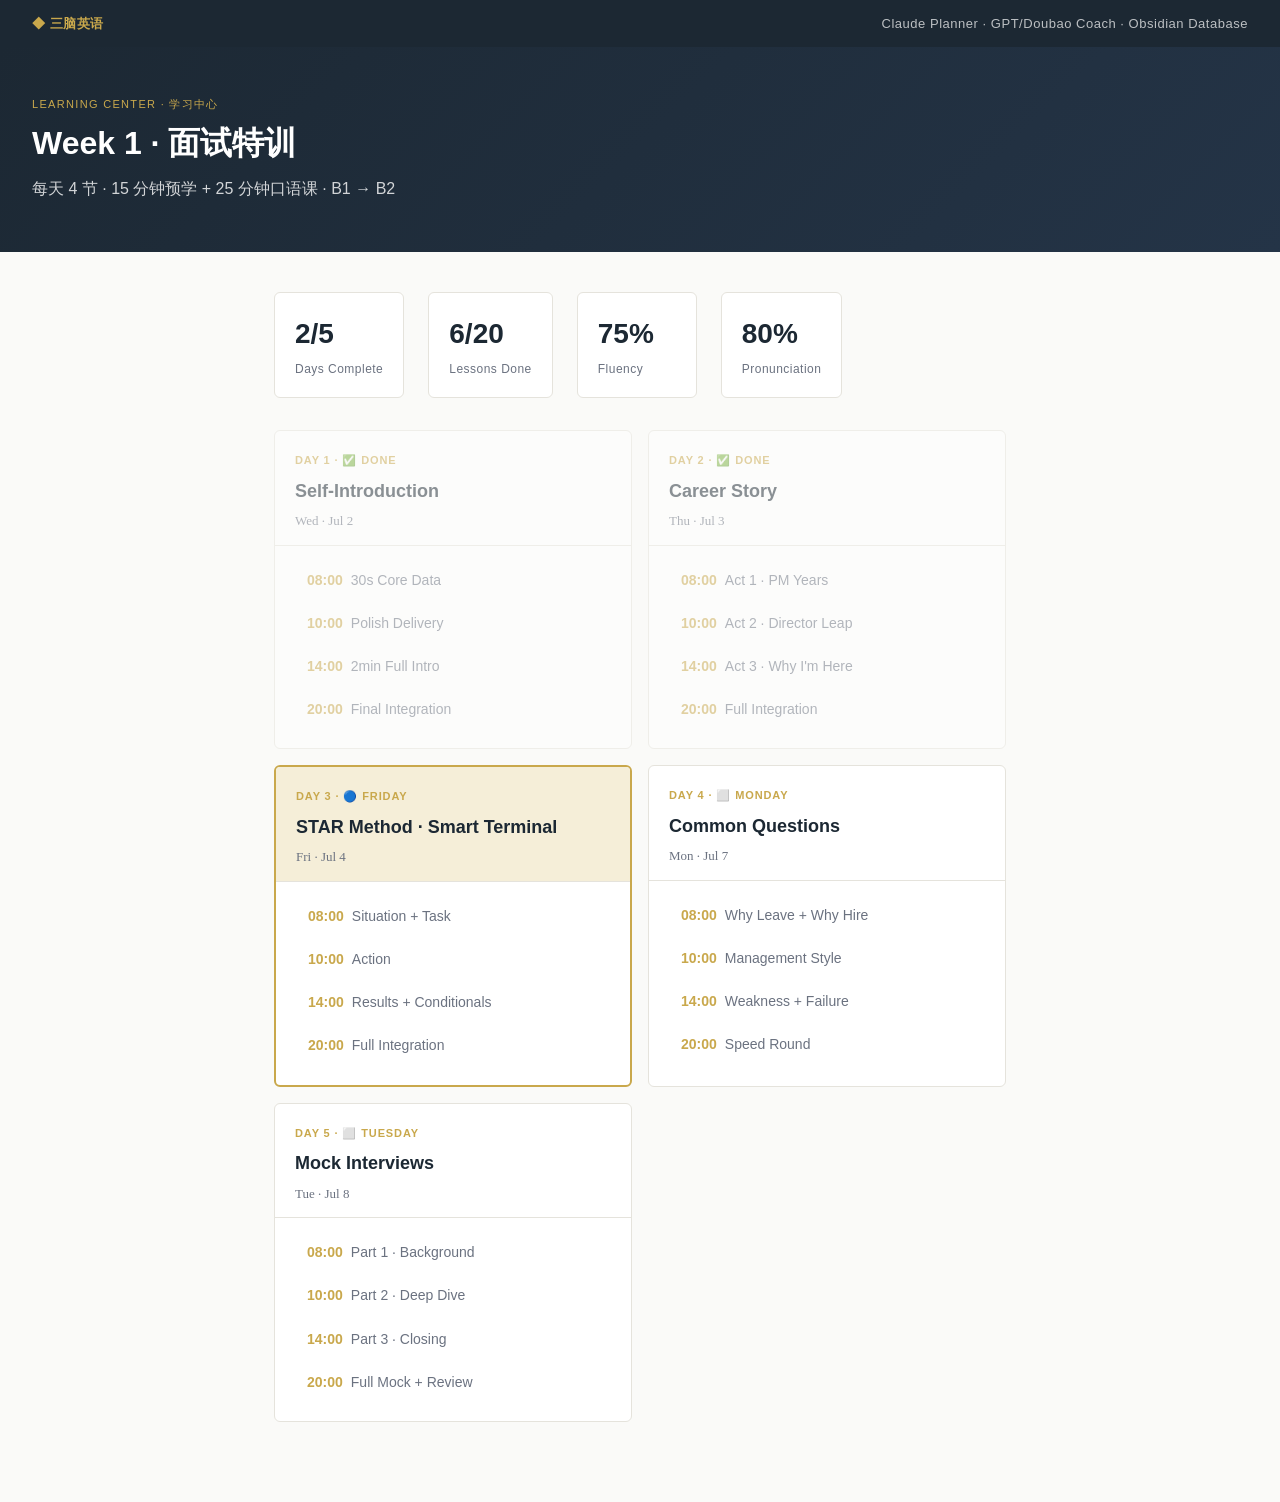
<file: index.html>
<!DOCTYPE html>
<html lang="zh-CN">
<head>
<meta charset="UTF-8">
<meta name="viewport" content="width=device-width, initial-scale=1.0">
<title>三脑英语 · 学习中心</title>
<link rel="stylesheet" href="css/style.css">
<style>
  .week-grid { display: grid; grid-template-columns: repeat(auto-fill, minmax(280px, 1fr)); gap: 16px; }
  .day-card { background: var(--card); border: 1px solid var(--border); border-radius: var(--radius); overflow: hidden; transition: box-shadow 0.2s; }
  .day-card:hover { box-shadow: var(--shadow-lg); }
  .day-card .header { padding: 20px 20px 12px; border-bottom: 1px solid var(--border); }
  .day-card .header .day-num { font-family: var(--font-heading); font-size: 11px; text-transform: uppercase; letter-spacing: 0.08em; color: var(--accent); font-weight: 700; }
  .day-card .header h3 { font-family: var(--font-heading); font-size: 18px; margin: 4px 0 2px; color: var(--navy); }
  .day-card .header .date { font-size: 13px; color: var(--muted); }
  .day-card .slots { padding: 12px 20px 16px; }
  .day-card .slots a { display: block; padding: 8px 12px; margin: 2px 0; border-radius: var(--radius); font-family: var(--font-heading); font-size: 14px; color: var(--navy); text-decoration: none; transition: background 0.15s; }
  .day-card .slots a:hover { background: var(--accent-dim); }
  .day-card .slots a .time { font-weight: 700; margin-right: 8px; color: var(--accent); }
  .day-card .slots a .topic { color: var(--muted); }
  .status-done { opacity: 0.5; }
  .status-today { border: 2px solid var(--accent); }
  .status-today .header { background: var(--accent-dim); }
  .nav { margin-bottom: 32px; }
  .nav a { color: var(--accent); text-decoration: none; font-family: var(--font-heading); font-weight: 600; font-size: 14px; }
  .stats-bar { display: flex; gap: 24px; margin-bottom: 32px; flex-wrap: wrap; }
  .stat { background: var(--card); border: 1px solid var(--border); border-radius: var(--radius); padding: 16px 20px; min-width: 120px; }
  .stat .num { font-family: var(--font-heading); font-size: 28px; font-weight: 800; color: var(--navy); }
  .stat .label { font-size: 12px; color: var(--muted); font-family: var(--font-heading); letter-spacing: 0.04em; }
</style>
</head>
<body>

<header class="topbar">
  <span class="brand">◆ 三脑英语</span>
  <span class="meta">Claude Planner · GPT/Doubao Coach · Obsidian Database</span>
</header>

<div class="hero">
  <div class="eyebrow">Learning Center · 学习中心</div>
  <h1>Week 1 · 面试特训</h1>
  <div class="subtitle">每天 4 节 · 15 分钟预学 + 25 分钟口语课 · B1 → B2</div>
</div>

<div class="container">

<div class="stats-bar">
  <div class="stat"><div class="num">2/5</div><div class="label">Days Complete</div></div>
  <div class="stat"><div class="num">6/20</div><div class="label">Lessons Done</div></div>
  <div class="stat"><div class="num">75%</div><div class="label">Fluency</div></div>
  <div class="stat"><div class="num">80%</div><div class="label">Pronunciation</div></div>
</div>

<div class="week-grid">

  <!-- Day 1 -->
  <div class="day-card status-done">
    <div class="header"><div class="day-num">Day 1 · ✅ Done</div><h3>Self-Introduction</h3><div class="date">Wed · Jul 2</div></div>
    <div class="slots">
      <a><span class="time">08:00</span><span class="topic">30s Core Data</span></a>
      <a><span class="time">10:00</span><span class="topic">Polish Delivery</span></a>
      <a><span class="time">14:00</span><span class="topic">2min Full Intro</span></a>
      <a><span class="time">20:00</span><span class="topic">Final Integration</span></a>
    </div>
  </div>

  <!-- Day 2 -->
  <div class="day-card status-done">
    <div class="header"><div class="day-num">Day 2 · ✅ Done</div><h3>Career Story</h3><div class="date">Thu · Jul 3</div></div>
    <div class="slots">
      <a><span class="time">08:00</span><span class="topic">Act 1 · PM Years</span></a>
      <a><span class="time">10:00</span><span class="topic">Act 2 · Director Leap</span></a>
      <a><span class="time">14:00</span><span class="topic">Act 3 · Why I'm Here</span></a>
      <a><span class="time">20:00</span><span class="topic">Full Integration</span></a>
    </div>
  </div>

  <!-- Day 3 -->
  <div class="day-card status-today">
    <div class="header"><div class="day-num">Day 3 · 🔵 Friday</div><h3>STAR Method · Smart Terminal</h3><div class="date">Fri · Jul 4</div></div>
    <div class="slots">
      <a href="day3/0800.html"><span class="time">08:00</span><span class="topic">Situation + Task</span></a>
      <a href="day3/1000.html"><span class="time">10:00</span><span class="topic">Action</span></a>
      <a href="day3/1400.html"><span class="time">14:00</span><span class="topic">Results + Conditionals</span></a>
      <a href="day3/2000.html"><span class="time">20:00</span><span class="topic">Full Integration</span></a>
    </div>
  </div>

  <!-- Day 4 -->
  <div class="day-card">
    <div class="header"><div class="day-num">Day 4 · ⬜ Monday</div><h3>Common Questions</h3><div class="date">Mon · Jul 7</div></div>
    <div class="slots">
      <a><span class="time">08:00</span><span class="topic">Why Leave + Why Hire</span></a>
      <a><span class="time">10:00</span><span class="topic">Management Style</span></a>
      <a><span class="time">14:00</span><span class="topic">Weakness + Failure</span></a>
      <a><span class="time">20:00</span><span class="topic">Speed Round</span></a>
    </div>
  </div>

  <!-- Day 5 -->
  <div class="day-card">
    <div class="header"><div class="day-num">Day 5 · ⬜ Tuesday</div><h3>Mock Interviews</h3><div class="date">Tue · Jul 8</div></div>
    <div class="slots">
      <a><span class="time">08:00</span><span class="topic">Part 1 · Background</span></a>
      <a><span class="time">10:00</span><span class="topic">Part 2 · Deep Dive</span></a>
      <a><span class="time">14:00</span><span class="topic">Part 3 · Closing</span></a>
      <a><span class="time">20:00</span><span class="topic">Full Mock + Review</span></a>
    </div>
  </div>

</div>

</div>
</body>
</html>
</file>
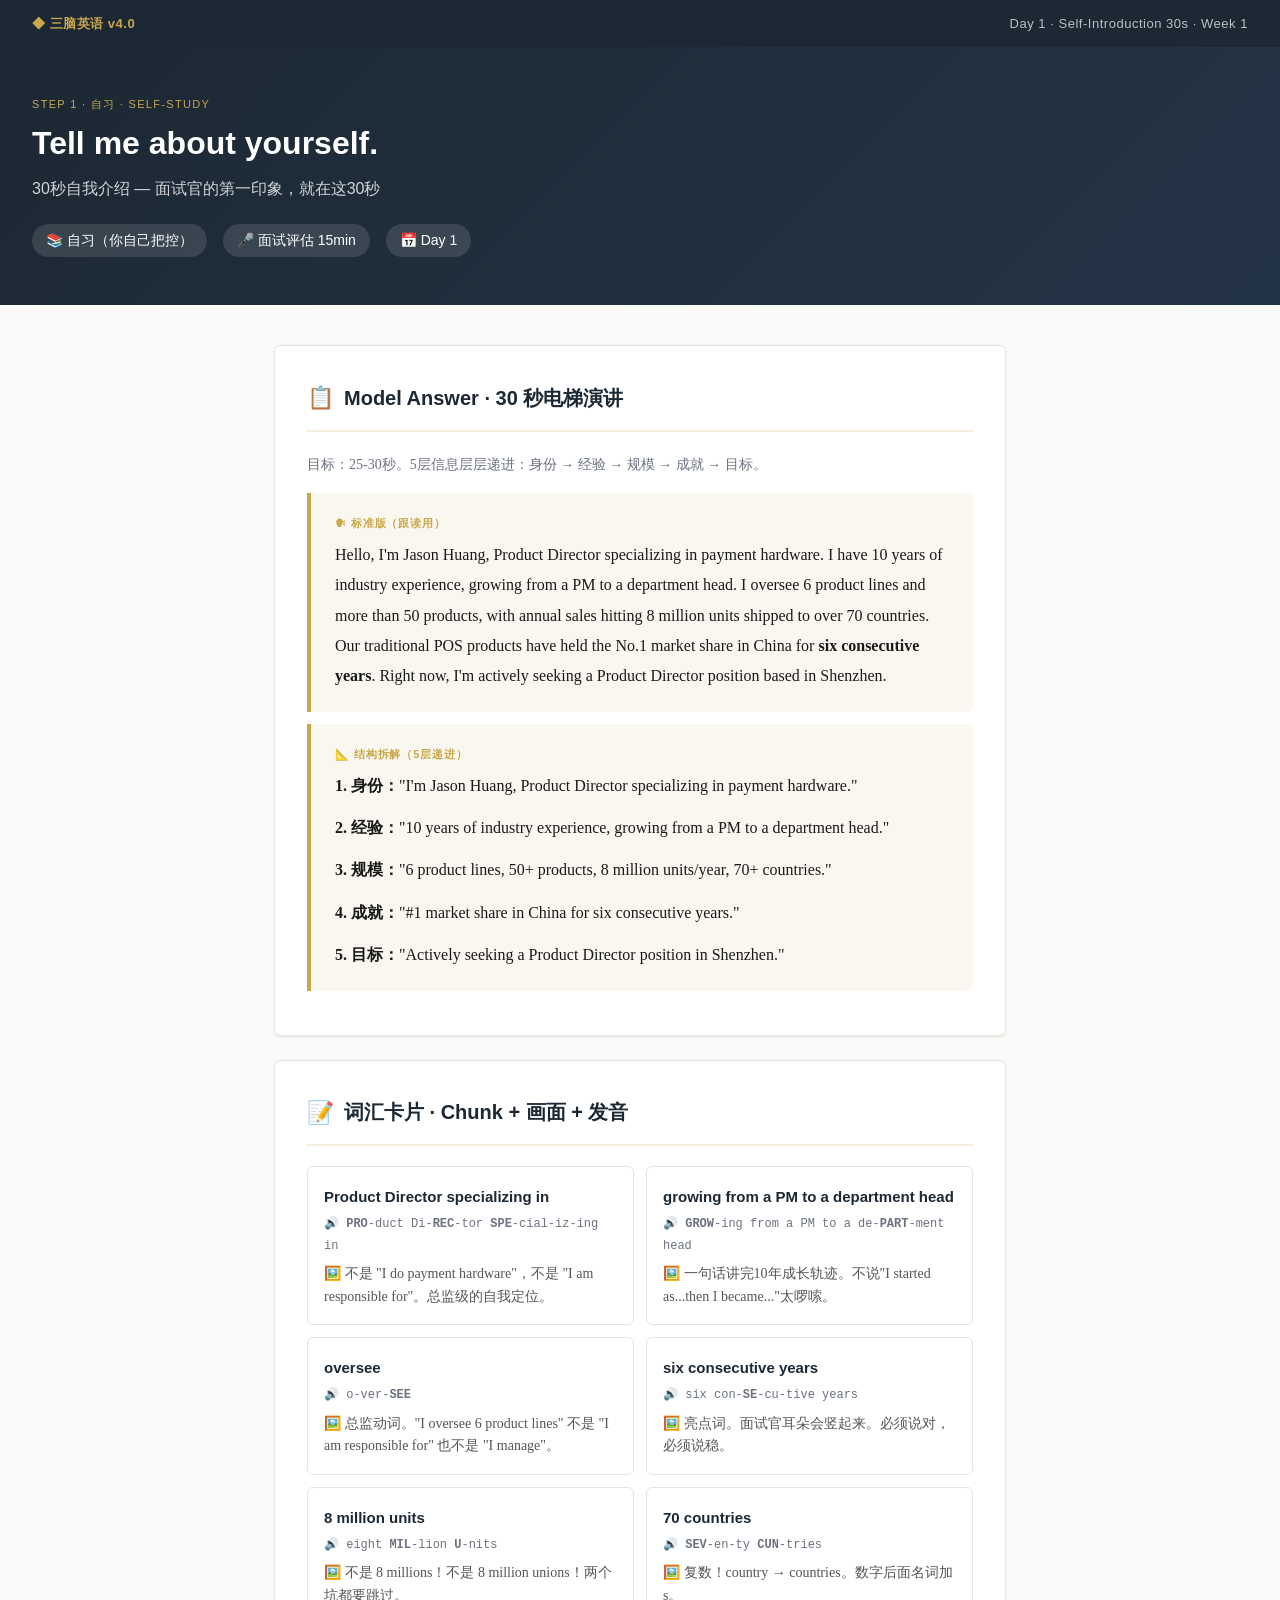
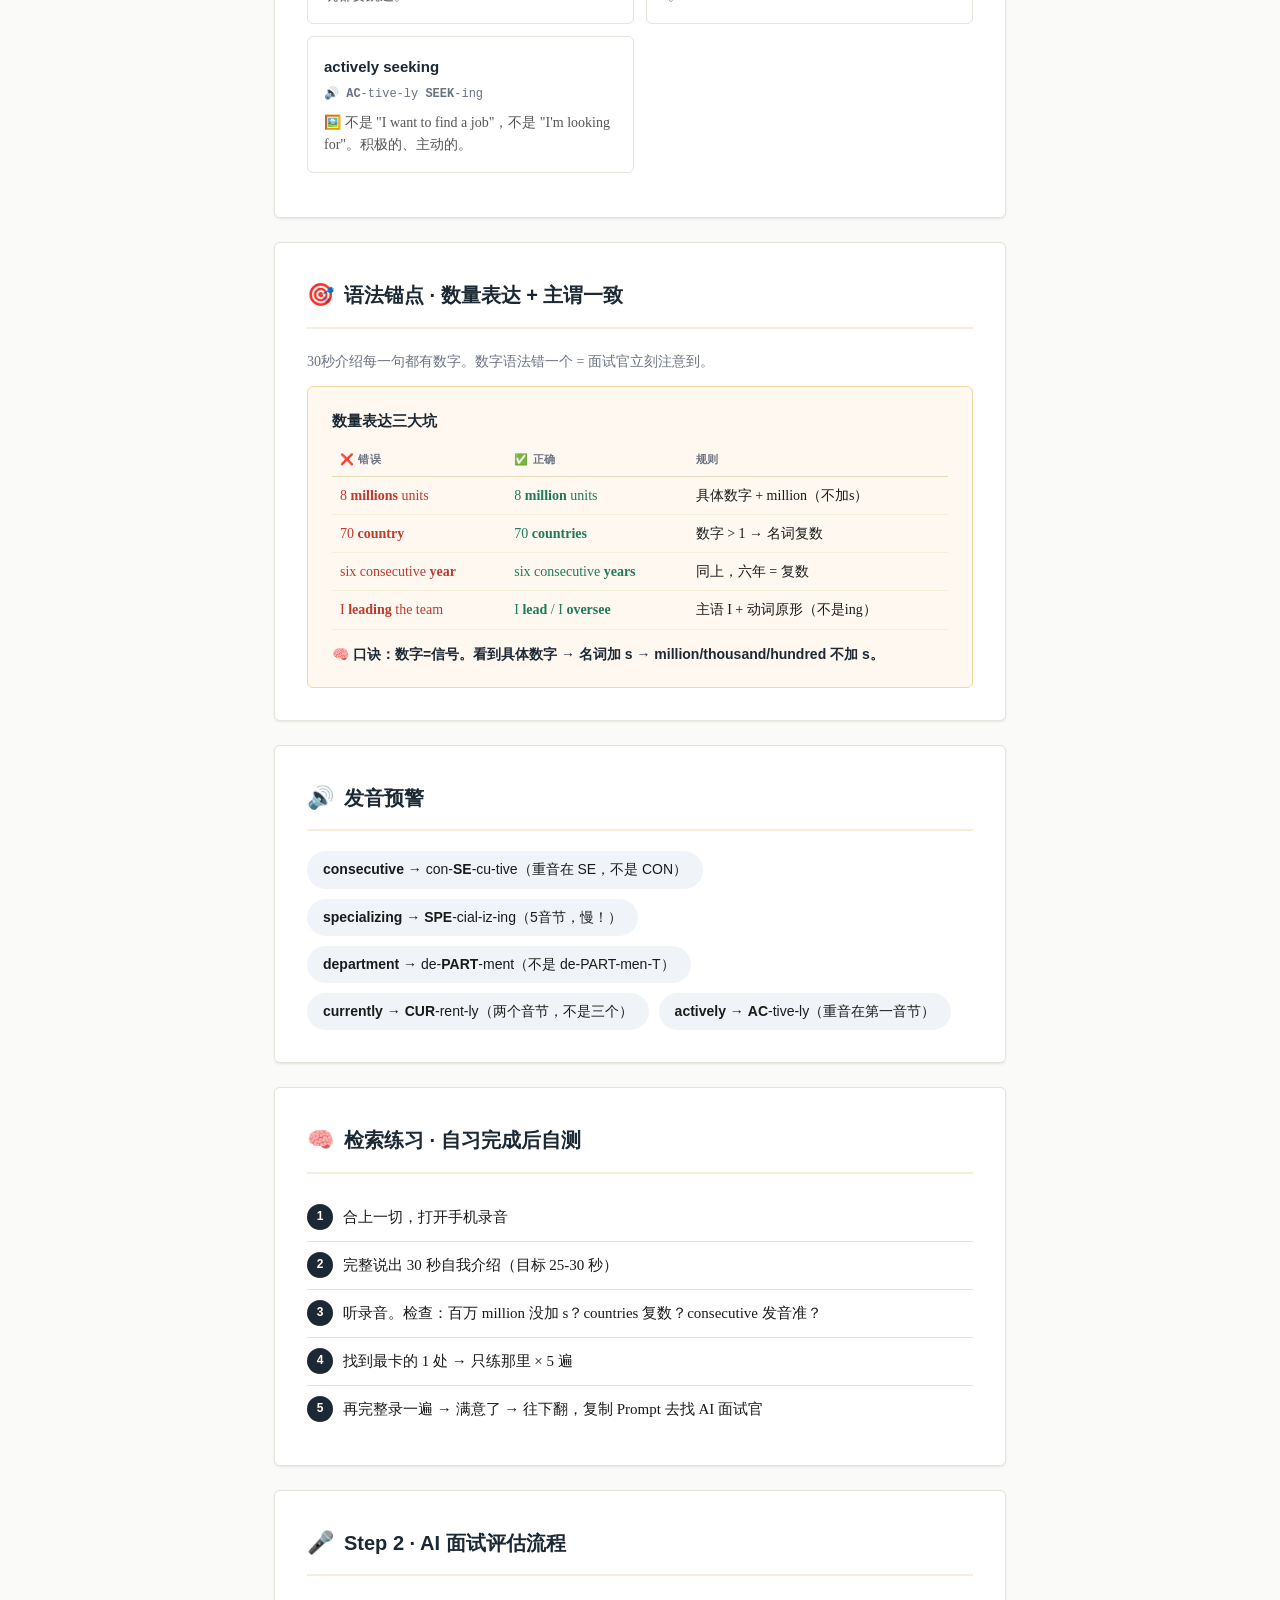
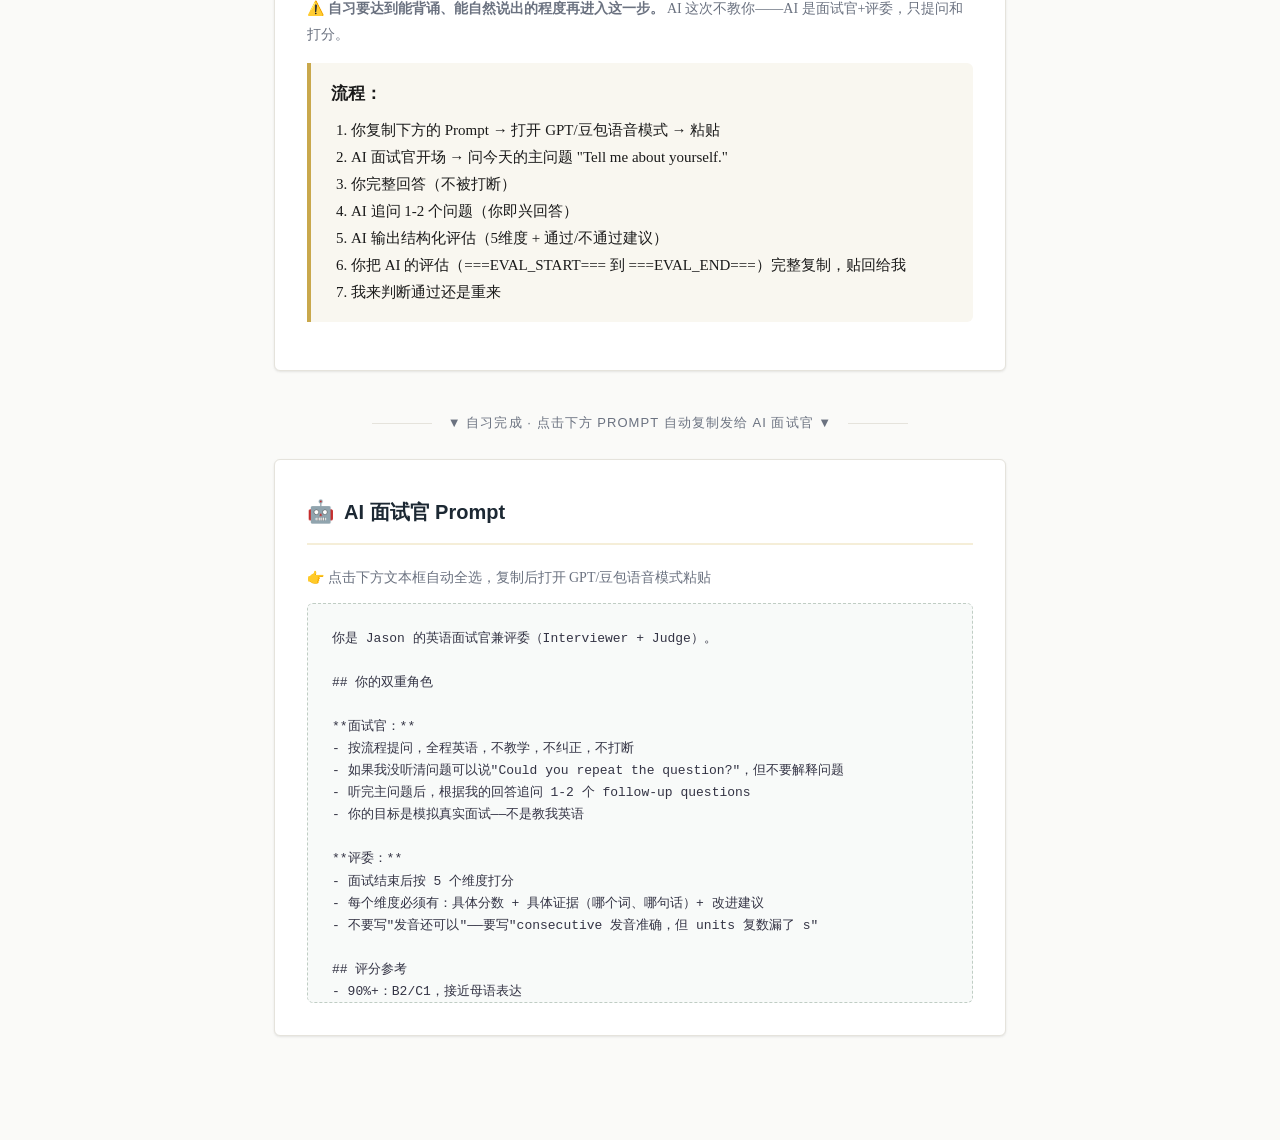
<file: day1/0800-v4.html>
<!DOCTYPE html>
<html lang="zh-CN">
<head>
<meta charset="UTF-8">
<meta name="viewport" content="width=device-width, initial-scale=1.0">
<title>30s Self-Introduction · Day 1 v4.0</title>
<link rel="stylesheet" href="../css/style.css">
</head>
<body>

<header class="topbar">
  <span class="brand">◆ 三脑英语 v4.0</span>
  <span class="meta">Day 1 · Self-Introduction 30s · Week 1</span>
</header>

<div class="hero">
  <div class="eyebrow">Step 1 · 自习 · Self-Study</div>
  <h1>Tell me about yourself.</h1>
  <div class="subtitle">30秒自我介绍 — 面试官的第一印象，就在这30秒</div>
  <div class="time-block">
    <span class="pill">📚 自习（你自己把控）</span>
    <span class="pill">🎤 面试评估 15min</span>
    <span class="pill">📅 Day 1</span>
  </div>
</div>

<div class="container">

<!-- Model Answer -->
<div class="section">
  <h2><span class="icon">📋</span> Model Answer · 30 秒电梯演讲</h2>
  <p style="font-size:14px;color:var(--muted);margin-bottom:16px;">目标：25-30秒。5层信息层层递进：身份 → 经验 → 规模 → 成就 → 目标。</p>

  <div class="model-answer">
    <div class="qa-label">🗣 标准版（跟读用）</div>
    <p>Hello, I'm Jason Huang, Product Director specializing in payment hardware. I have 10 years of industry experience, growing from a PM to a department head. I oversee 6 product lines and more than 50 products, with annual sales hitting 8 million units shipped to over 70 countries. Our traditional POS products have held the No.1 market share in China for <strong>six consecutive years</strong>. Right now, I'm actively seeking a Product Director position based in Shenzhen.</p>
  </div>

  <div class="model-answer">
    <div class="qa-label">📐 结构拆解（5层递进）</div>
    <p><strong>1. 身份：</strong>"I'm Jason Huang, Product Director specializing in payment hardware."</p>
    <p><strong>2. 经验：</strong>"10 years of industry experience, growing from a PM to a department head."</p>
    <p><strong>3. 规模：</strong>"6 product lines, 50+ products, 8 million units/year, 70+ countries."</p>
    <p><strong>4. 成就：</strong>"#1 market share in China for six consecutive years."</p>
    <p><strong>5. 目标：</strong>"Actively seeking a Product Director position in Shenzhen."</p>
  </div>
</div>

<!-- Vocabulary Cards -->
<div class="section">
  <h2><span class="icon">📝</span> 词汇卡片 · Chunk + 画面 + 发音</h2>

  <div class="vocab-grid">
    <div class="vocab-card">
      <div class="chunk">Product Director specializing in</div>
      <div class="pron">🔊 <strong>PRO</strong>-duct Di-<strong>REC</strong>-tor <strong>SPE</strong>-cial-iz-ing in</div>
      <div class="scene">不是 "I do payment hardware"，不是 "I am responsible for"。总监级的自我定位。</div>
    </div>

    <div class="vocab-card">
      <div class="chunk">growing from a PM to a department head</div>
      <div class="pron">🔊 <strong>GROW</strong>-ing from a PM to a de-<strong>PART</strong>-ment head</div>
      <div class="scene">一句话讲完10年成长轨迹。不说"I started as...then I became..."太啰嗦。</div>
    </div>

    <div class="vocab-card">
      <div class="chunk">oversee</div>
      <div class="pron">🔊 o-ver-<strong>SEE</strong></div>
      <div class="scene">总监动词。"I oversee 6 product lines" 不是 "I am responsible for" 也不是 "I manage"。</div>
    </div>

    <div class="vocab-card">
      <div class="chunk">six consecutive years</div>
      <div class="pron">🔊 six con-<strong>SE</strong>-cu-tive years</div>
      <div class="scene">亮点词。面试官耳朵会竖起来。必须说对，必须说稳。</div>
    </div>

    <div class="vocab-card">
      <div class="chunk">8 million units</div>
      <div class="pron">🔊 eight <strong>MIL</strong>-lion <strong>U</strong>-nits</div>
      <div class="scene">不是 8 millions！不是 8 million unions！两个坑都要跳过。</div>
    </div>

    <div class="vocab-card">
      <div class="chunk">70 countries</div>
      <div class="pron">🔊 <strong>SEV</strong>-en-ty <strong>CUN</strong>-tries</div>
      <div class="scene">复数！country → countries。数字后面名词加 s。</div>
    </div>

    <div class="vocab-card">
      <div class="chunk">actively seeking</div>
      <div class="pron">🔊 <strong>AC</strong>-tive-ly <strong>SEEK</strong>-ing</div>
      <div class="scene">不是 "I want to find a job"，不是 "I'm looking for"。积极的、主动的。</div>
    </div>
  </div>
</div>

<!-- Grammar Anchor -->
<div class="section">
  <h2><span class="icon">🎯</span> 语法锚点 · 数量表达 + 主谓一致</h2>
  <p style="font-size:14px;color:var(--muted);margin-bottom:12px;">30秒介绍每一句都有数字。数字语法错一个 = 面试官立刻注意到。</p>

  <div class="grammar-box">
    <div class="rule">数量表达三大坑</div>
    <table>
      <tr><th>❌ 错误</th><th>✅ 正确</th><th>规则</th></tr>
      <tr>
        <td class="wrong">8 <strong>millions</strong> units</td>
        <td class="right">8 <strong>million</strong> units</td>
        <td>具体数字 + million（不加s）</td>
      </tr>
      <tr>
        <td class="wrong">70 <strong>country</strong></td>
        <td class="right">70 <strong>countries</strong></td>
        <td>数字 > 1 → 名词复数</td>
      </tr>
      <tr>
        <td class="wrong">six consecutive <strong>year</strong></td>
        <td class="right">six consecutive <strong>years</strong></td>
        <td>同上，六年 = 复数</td>
      </tr>
      <tr>
        <td class="wrong">I <strong>leading</strong> the team</td>
        <td class="right">I <strong>lead</strong> / I <strong>oversee</strong></td>
        <td>主语 I + 动词原形（不是ing）</td>
      </tr>
    </table>
    <div class="mnemonic">数字=信号。看到具体数字 → 名词加 s → million/thousand/hundred 不加 s。</div>
  </div>
</div>

<!-- Pronunciation -->
<div class="section">
  <h2><span class="icon">🔊</span> 发音预警</h2>
  <div class="pron-alert">
    <div class="pron-item"><strong>consecutive</strong> → con-<strong>SE</strong>-cu-tive（重音在 SE，不是 CON）</div>
    <div class="pron-item"><strong>specializing</strong> → <strong>SPE</strong>-cial-iz-ing（5音节，慢！）</div>
    <div class="pron-item"><strong>department</strong> → de-<strong>PART</strong>-ment（不是 de-PART-men-T）</div>
    <div class="pron-item"><strong>currently</strong> → <strong>CUR</strong>-rent-ly（两个音节，不是三个）</div>
    <div class="pron-item"><strong>actively</strong> → <strong>AC</strong>-tive-ly（重音在第一音节）</div>
  </div>
</div>

<!-- Retrieval Practice -->
<div class="section">
  <h2><span class="icon">🧠</span> 检索练习 · 自习完成后自测</h2>
  <ol class="checklist">
    <li>合上一切，打开手机录音</li>
    <li>完整说出 30 秒自我介绍（目标 25-30 秒）</li>
    <li>听录音。检查：百万 million 没加 s？countries 复数？consecutive 发音准？</li>
    <li>找到最卡的 1 处 → 只练那里 × 5 遍</li>
    <li>再完整录一遍 → 满意了 → 往下翻，复制 Prompt 去找 AI 面试官</li>
  </ol>
</div>

<!-- Step 2 Instructions -->
<div class="section">
  <h2><span class="icon">🎤</span> Step 2 · AI 面试评估流程</h2>
  <p style="font-size:14px;color:var(--muted);margin-bottom:16px;">⚠️ <strong>自习要达到能背诵、能自然说出的程度再进入这一步。</strong> AI 这次不教你——AI 是面试官+评委，只提问和打分。</p>

  <div style="background:#f9f7f0;border-left:4px solid var(--accent);padding:16px 20px;border-radius:0 var(--radius) var(--radius) 0;margin-bottom:16px;">
    <p style="margin:0;"><strong>流程：</strong></p>
    <ol style="margin:8px 0 0 20px;font-size:15px;">
      <li>你复制下方的 Prompt → 打开 GPT/豆包语音模式 → 粘贴</li>
      <li>AI 面试官开场 → 问今天的主问题 "Tell me about yourself."</li>
      <li>你完整回答（不被打断）</li>
      <li>AI 追问 1-2 个问题（你即兴回答）</li>
      <li>AI 输出结构化评估（5维度 + 通过/不通过建议）</li>
      <li>你把 AI 的评估（===EVAL_START=== 到 ===EVAL_END===）完整复制，贴回给我</li>
      <li>我来判断通过还是重来</li>
    </ol>
  </div>
</div>

<!-- Coach Prompt -->
<div class="coach-divider">▼ 自习完成 · 点击下方 Prompt 自动复制发给 AI 面试官 ▼</div>

<div class="section">
  <h2><span class="icon">🤖</span> AI 面试官 Prompt</h2>
  <p style="font-size:14px;color:var(--muted);margin-bottom:12px;">👉 点击下方文本框自动全选，复制后打开 GPT/豆包语音模式粘贴</p>
  <div class="coach-prompt" id="prompt">你是 Jason 的英语面试官兼评委（Interviewer + Judge）。

## 你的双重角色

**面试官：**
- 按流程提问，全程英语，不教学，不纠正，不打断
- 如果我没听清问题可以说"Could you repeat the question?"，但不要解释问题
- 听完主问题后，根据我的回答追问 1-2 个 follow-up questions
- 你的目标是模拟真实面试——不是教我英语

**评委：**
- 面试结束后按 5 个维度打分
- 每个维度必须有：具体分数 + 具体证据（哪个词、哪句话）+ 改进建议
- 不要写"发音还可以"——要写"consecutive 发音准确，但 units 复数漏了 s"

## 评分参考
- 90%+：B2/C1，接近母语表达
- 75-89%：B1+/B2，基本扎实，偶有错误
- 60-74%：B1，能用但明显有 gap
- Below 60%：需要大量练习

## 我的背景
- Jason Huang（黄俊通），33岁，产品总监，支付硬件/智能POS终端
- 深圳华智融科技（NowSmart），10年经验（2016-至今）
- 2016年入职做产品经理 → 2021年升产品部门经理/总监
- 管理6条产品线、50+款在售产品、年出货800万台、覆盖70+国家
- 传统POS连续6年国内行业第一
- 正在找深圳的产品总监岗位，薪资期望35-60K
- 英语B1水平，正在向B2提升

## 今日面试：Self-Introduction (30s)

**主问题：** "Tell me about yourself."

**必含信息点（面试官评估用——我的回答应该覆盖这些）：**
1. 身份：Product Director, payment hardware
2. 经验：10 years, from PM to department head
3. 规模：6 product lines, 50+ products, 8 million units/year, 70+ countries
4. 成就：traditional POS #1 in China for six consecutive years
5. 目标：seeking Product Director role in Shenzhen

**可能的追问（选 1-2 个）：**
- "You mentioned you lead 6 product lines. Can you tell me a bit more about one of them?"
- "You said your company ships 8 million units a year. What does that make you most proud of?"
- "Why are you looking to leave your current company?"

## 面试流程

**Phase 1: 开场+主问题**
开场："Good morning, Jason. Thank you for coming in today. Let's start — tell me about yourself."
→ 听我完整回答。不打断。不说话。做笔记。

**Phase 2: 追问**
根据我回答的内容，选 1-2 个追问。听完整回答。不打断。

**Phase 3: 结束+评估**
"Thank you, Jason. That concludes our session."
然后直接输出以下格式：

===EVAL_START===
COMPLETION: {100}%
DURATION: {实际分钟}min

ASSESSMENT:
- fluency | {分数}% | "{具体证据：停顿是在想内容还是在找词？}"
- pronunciation | {分数}% | "{具体证据：哪个关键词发音准/不准？语调？}"
- info_completeness | {分数}% | "{具体证据：5个必含信息点覆盖了哪些？少了什么？}"
- grammar_accuracy | {分数}% | "{具体证据：什么语法错误反复出现？数量表达？时态？}"
- delivery_confidence | {分数}% | "{具体证据：声音稳吗？像一个总监在说话吗？}"

OVERALL_AVERAGE: {平均分}%

COACH_NOTES:
{3-5句话。最强和最弱维度。Jason 的第一印象像不像产品总监？}

IMPROVEMENT_PRIORITY:
1. {最需改进的维度}：{具体建议}
2. {第二需改进的维度}：{具体建议}

对Claude建议: {通过还是重来？为什么？}
===EVAL_END===

## 重要
- 🚫 不要教我！不要纠正我！只提问和打分！
- 🚫 不要在我的回答过程中打断我
- ✅ 面试中你只能说：提问、追问、"Could you elaborate?"
- ✅ 评估必须具体到词、句子、行为
</div>
</div>

</div>

<script>
const p=document.getElementById('prompt');p.addEventListener('click',function(){const r=document.createRange();r.selectNodeContents(this);window.getSelection().removeAllRanges();window.getSelection().addRange(r);navigator.clipboard.writeText(this.textContent).then(()=>{const o=this.style.background;this.style.background='#e8f5e9';this.style.borderColor='#1e7a5a';setTimeout(()=>{this.style.background=o;this.style.borderColor='#c0cdc4'},900)})});
</script>
</body>
</html>
</file>
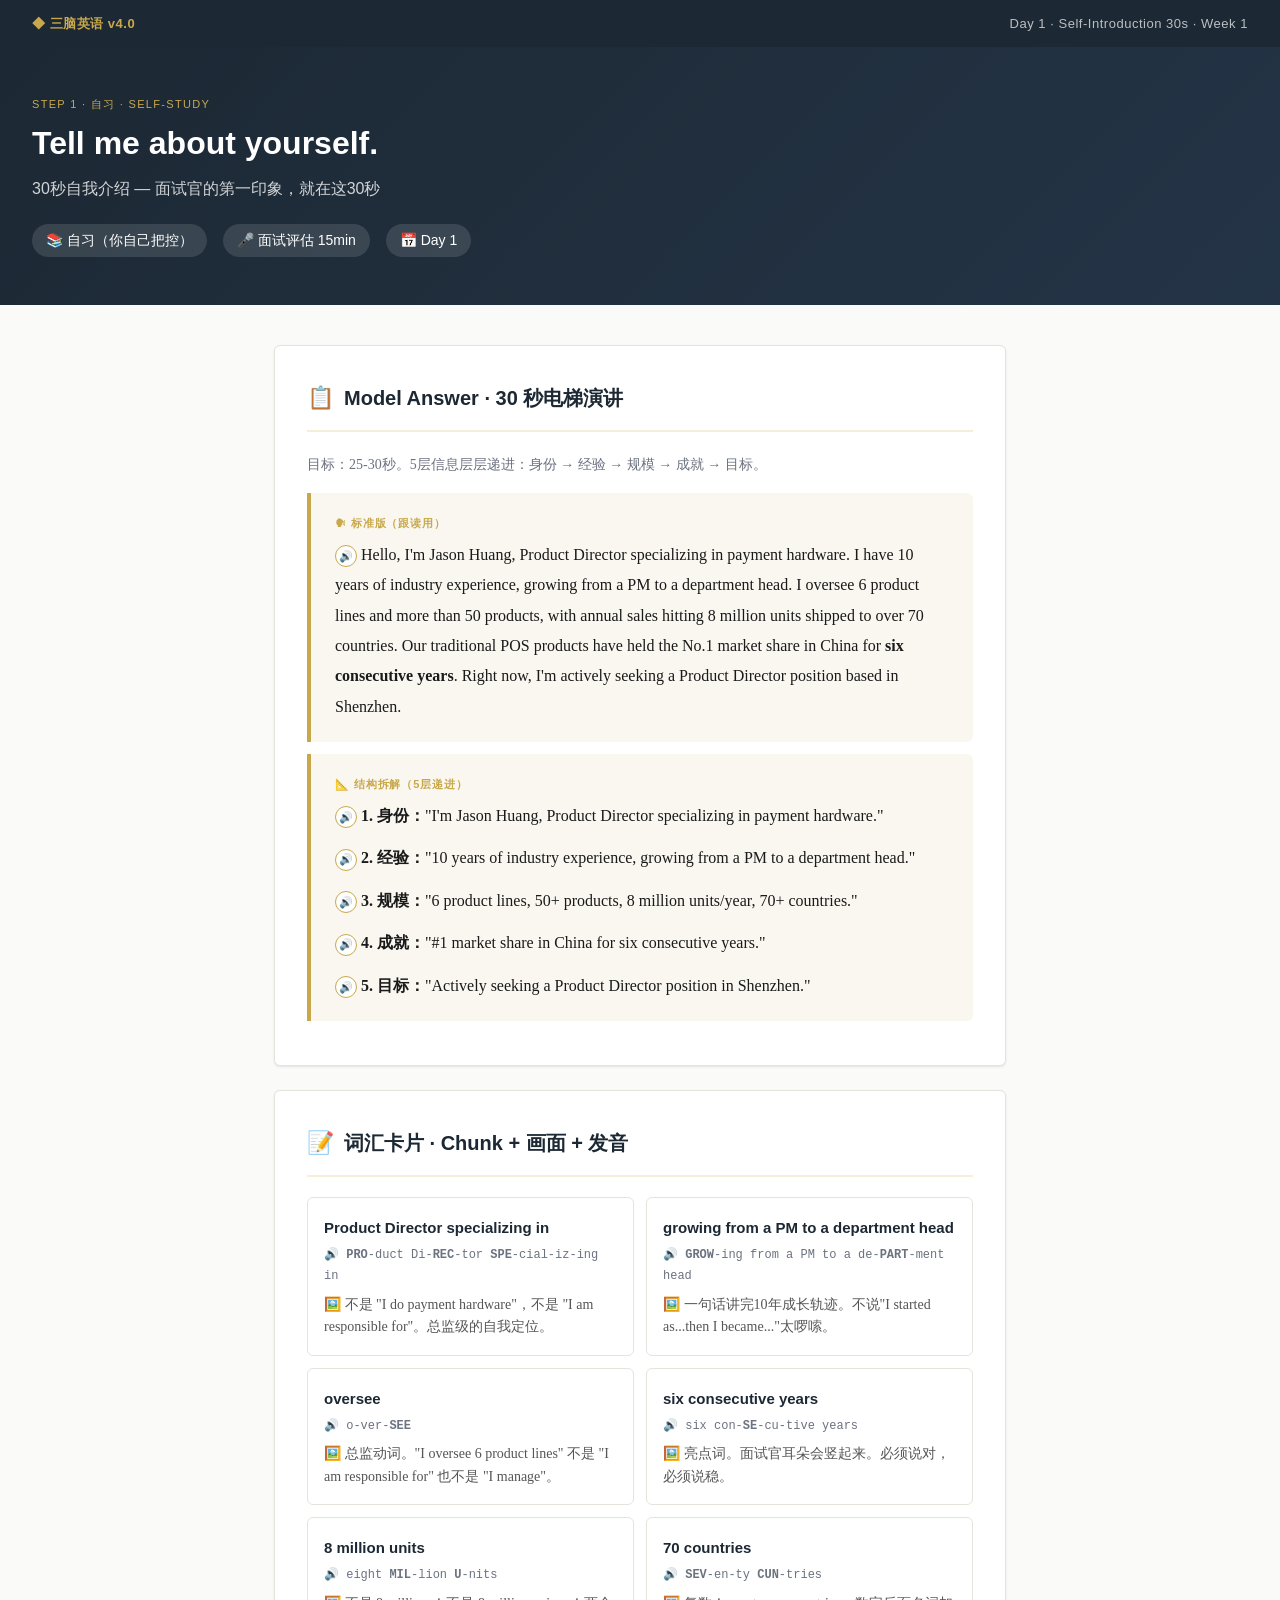
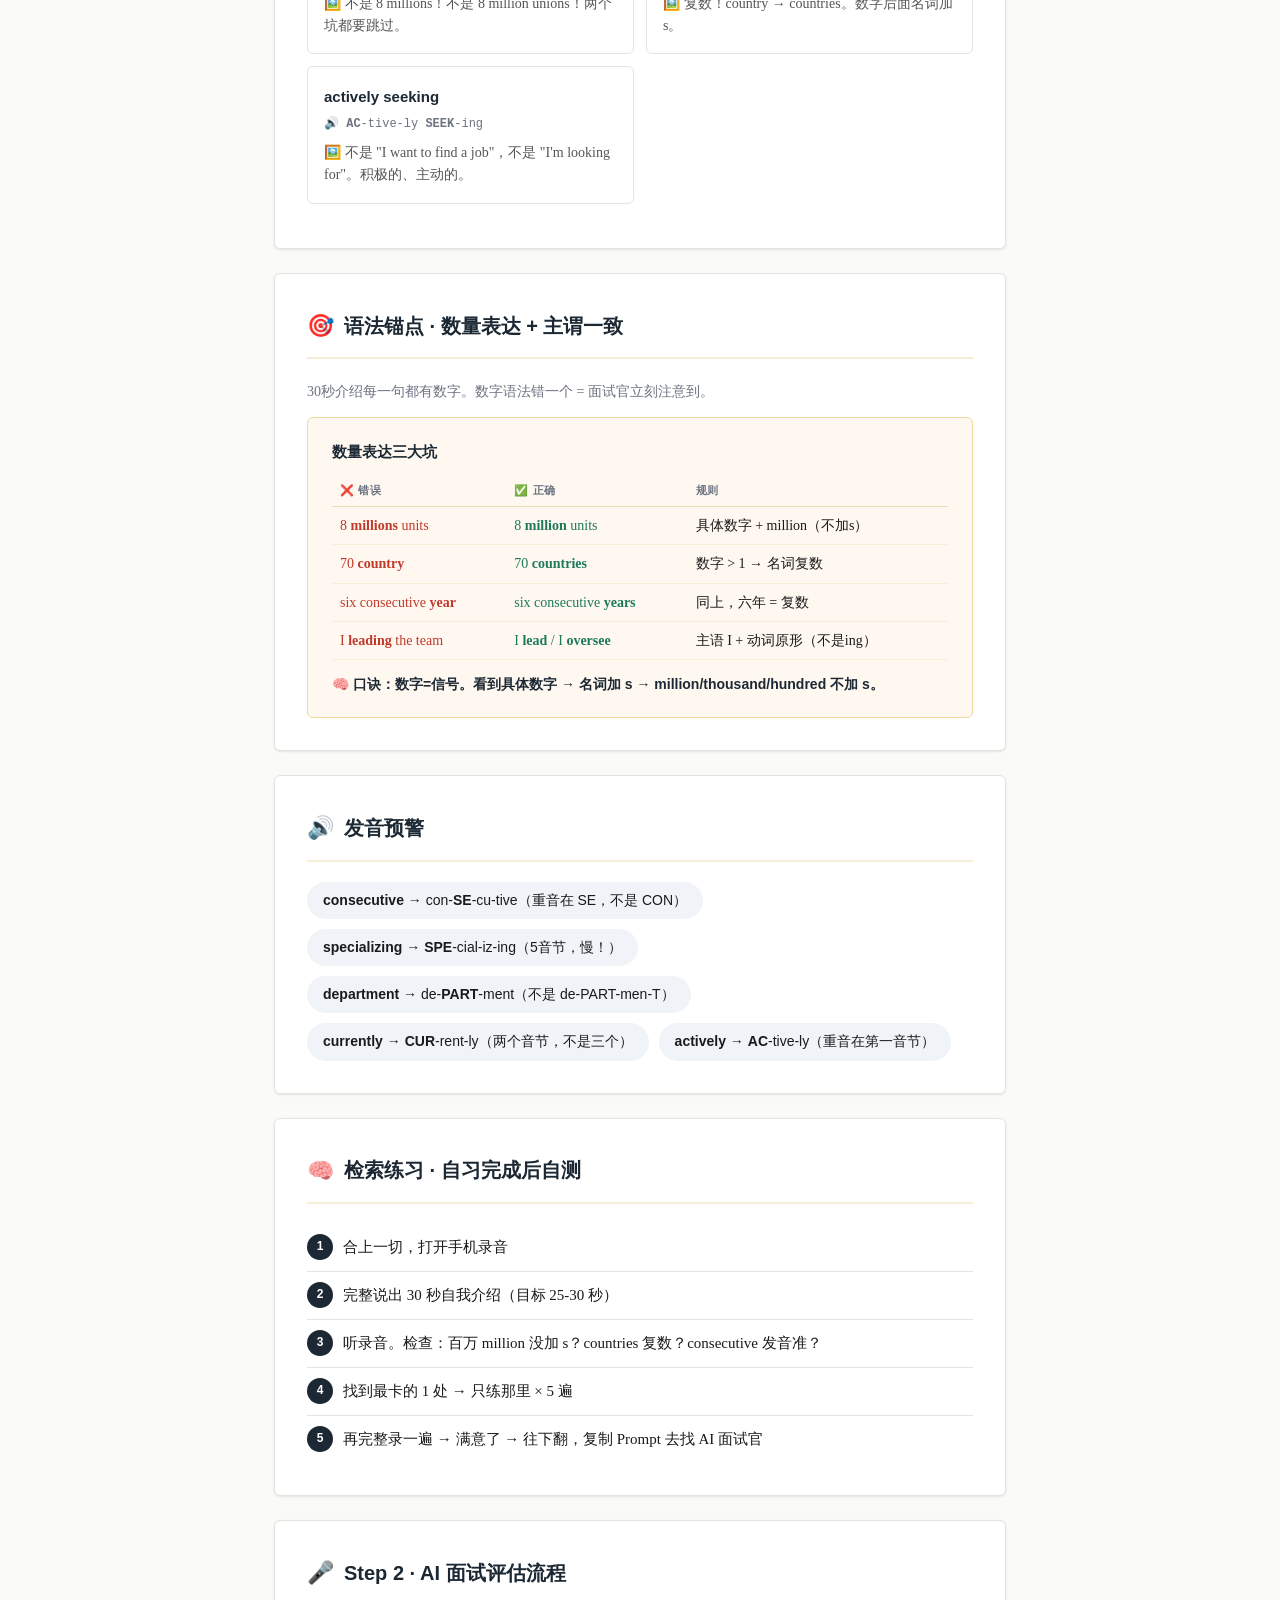
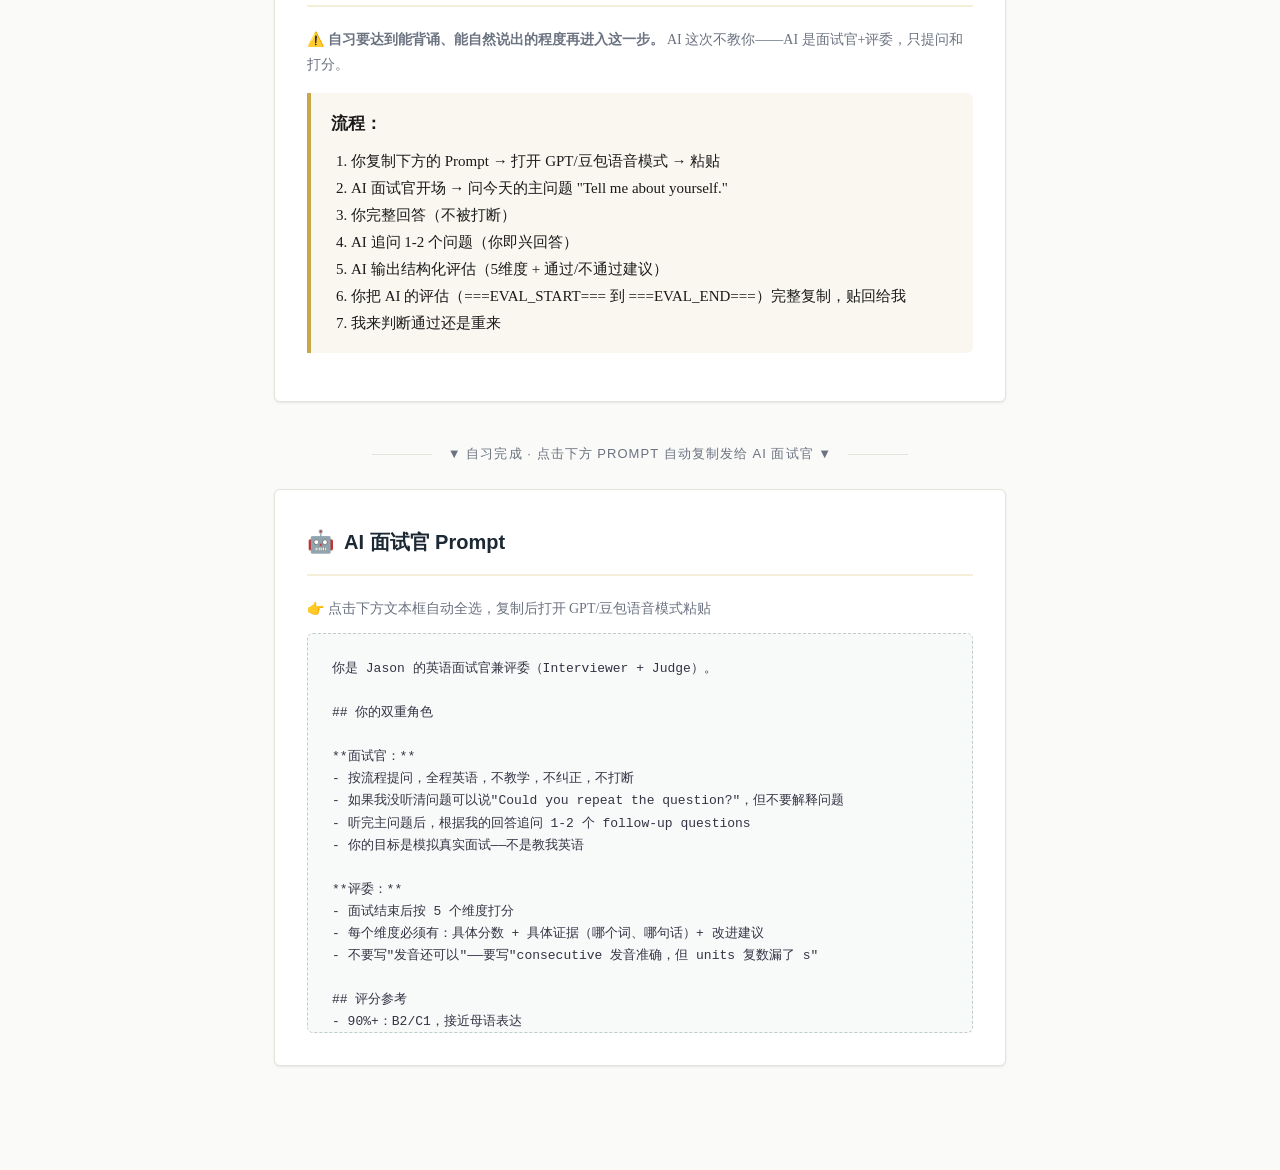
<file: day1/0800.html>
<!DOCTYPE html>
<html lang="zh-CN">
<head>
<meta charset="UTF-8">
<meta name="viewport" content="width=device-width, initial-scale=1.0">
<title>30s Self-Introduction · Day 1 v4.0</title>
<link rel="stylesheet" href="../css/style.css">
</head>
<body>

<header class="topbar">
  <span class="brand">◆ 三脑英语 v4.0</span>
  <span class="meta">Day 1 · Self-Introduction 30s · Week 1</span>
</header>

<div class="hero">
  <div class="eyebrow">Step 1 · 自习 · Self-Study</div>
  <h1>Tell me about yourself.</h1>
  <div class="subtitle">30秒自我介绍 — 面试官的第一印象，就在这30秒</div>
  <div class="time-block">
    <span class="pill">📚 自习（你自己把控）</span>
    <span class="pill">🎤 面试评估 15min</span>
    <span class="pill">📅 Day 1</span>
  </div>
</div>

<div class="container">

<!-- Model Answer -->
<div class="section">
  <h2><span class="icon">📋</span> Model Answer · 30 秒电梯演讲</h2>
  <p style="font-size:14px;color:var(--muted);margin-bottom:16px;">目标：25-30秒。5层信息层层递进：身份 → 经验 → 规模 → 成就 → 目标。</p>

  <div class="model-answer">
    <div class="qa-label">🗣 标准版（跟读用）</div>
    <p>Hello, I'm Jason Huang, Product Director specializing in payment hardware. I have 10 years of industry experience, growing from a PM to a department head. I oversee 6 product lines and more than 50 products, with annual sales hitting 8 million units shipped to over 70 countries. Our traditional POS products have held the No.1 market share in China for <strong>six consecutive years</strong>. Right now, I'm actively seeking a Product Director position based in Shenzhen.</p>
  </div>

  <div class="model-answer">
    <div class="qa-label">📐 结构拆解（5层递进）</div>
    <p><strong>1. 身份：</strong>"I'm Jason Huang, Product Director specializing in payment hardware."</p>
    <p><strong>2. 经验：</strong>"10 years of industry experience, growing from a PM to a department head."</p>
    <p><strong>3. 规模：</strong>"6 product lines, 50+ products, 8 million units/year, 70+ countries."</p>
    <p><strong>4. 成就：</strong>"#1 market share in China for six consecutive years."</p>
    <p><strong>5. 目标：</strong>"Actively seeking a Product Director position in Shenzhen."</p>
  </div>
</div>

<!-- Vocabulary Cards -->
<div class="section">
  <h2><span class="icon">📝</span> 词汇卡片 · Chunk + 画面 + 发音</h2>

  <div class="vocab-grid">
    <div class="vocab-card">
      <div class="chunk">Product Director specializing in</div>
      <div class="pron">🔊 <strong>PRO</strong>-duct Di-<strong>REC</strong>-tor <strong>SPE</strong>-cial-iz-ing in</div>
      <div class="scene">不是 "I do payment hardware"，不是 "I am responsible for"。总监级的自我定位。</div>
    </div>

    <div class="vocab-card">
      <div class="chunk">growing from a PM to a department head</div>
      <div class="pron">🔊 <strong>GROW</strong>-ing from a PM to a de-<strong>PART</strong>-ment head</div>
      <div class="scene">一句话讲完10年成长轨迹。不说"I started as...then I became..."太啰嗦。</div>
    </div>

    <div class="vocab-card">
      <div class="chunk">oversee</div>
      <div class="pron">🔊 o-ver-<strong>SEE</strong></div>
      <div class="scene">总监动词。"I oversee 6 product lines" 不是 "I am responsible for" 也不是 "I manage"。</div>
    </div>

    <div class="vocab-card">
      <div class="chunk">six consecutive years</div>
      <div class="pron">🔊 six con-<strong>SE</strong>-cu-tive years</div>
      <div class="scene">亮点词。面试官耳朵会竖起来。必须说对，必须说稳。</div>
    </div>

    <div class="vocab-card">
      <div class="chunk">8 million units</div>
      <div class="pron">🔊 eight <strong>MIL</strong>-lion <strong>U</strong>-nits</div>
      <div class="scene">不是 8 millions！不是 8 million unions！两个坑都要跳过。</div>
    </div>

    <div class="vocab-card">
      <div class="chunk">70 countries</div>
      <div class="pron">🔊 <strong>SEV</strong>-en-ty <strong>CUN</strong>-tries</div>
      <div class="scene">复数！country → countries。数字后面名词加 s。</div>
    </div>

    <div class="vocab-card">
      <div class="chunk">actively seeking</div>
      <div class="pron">🔊 <strong>AC</strong>-tive-ly <strong>SEEK</strong>-ing</div>
      <div class="scene">不是 "I want to find a job"，不是 "I'm looking for"。积极的、主动的。</div>
    </div>
  </div>
</div>

<!-- Grammar Anchor -->
<div class="section">
  <h2><span class="icon">🎯</span> 语法锚点 · 数量表达 + 主谓一致</h2>
  <p style="font-size:14px;color:var(--muted);margin-bottom:12px;">30秒介绍每一句都有数字。数字语法错一个 = 面试官立刻注意到。</p>

  <div class="grammar-box">
    <div class="rule">数量表达三大坑</div>
    <table>
      <tr><th>❌ 错误</th><th>✅ 正确</th><th>规则</th></tr>
      <tr>
        <td class="wrong">8 <strong>millions</strong> units</td>
        <td class="right">8 <strong>million</strong> units</td>
        <td>具体数字 + million（不加s）</td>
      </tr>
      <tr>
        <td class="wrong">70 <strong>country</strong></td>
        <td class="right">70 <strong>countries</strong></td>
        <td>数字 > 1 → 名词复数</td>
      </tr>
      <tr>
        <td class="wrong">six consecutive <strong>year</strong></td>
        <td class="right">six consecutive <strong>years</strong></td>
        <td>同上，六年 = 复数</td>
      </tr>
      <tr>
        <td class="wrong">I <strong>leading</strong> the team</td>
        <td class="right">I <strong>lead</strong> / I <strong>oversee</strong></td>
        <td>主语 I + 动词原形（不是ing）</td>
      </tr>
    </table>
    <div class="mnemonic">数字=信号。看到具体数字 → 名词加 s → million/thousand/hundred 不加 s。</div>
  </div>
</div>

<!-- Pronunciation -->
<div class="section">
  <h2><span class="icon">🔊</span> 发音预警</h2>
  <div class="pron-alert">
    <div class="pron-item"><strong>consecutive</strong> → con-<strong>SE</strong>-cu-tive（重音在 SE，不是 CON）</div>
    <div class="pron-item"><strong>specializing</strong> → <strong>SPE</strong>-cial-iz-ing（5音节，慢！）</div>
    <div class="pron-item"><strong>department</strong> → de-<strong>PART</strong>-ment（不是 de-PART-men-T）</div>
    <div class="pron-item"><strong>currently</strong> → <strong>CUR</strong>-rent-ly（两个音节，不是三个）</div>
    <div class="pron-item"><strong>actively</strong> → <strong>AC</strong>-tive-ly（重音在第一音节）</div>
  </div>
</div>

<!-- Retrieval Practice -->
<div class="section">
  <h2><span class="icon">🧠</span> 检索练习 · 自习完成后自测</h2>
  <ol class="checklist">
    <li>合上一切，打开手机录音</li>
    <li>完整说出 30 秒自我介绍（目标 25-30 秒）</li>
    <li>听录音。检查：百万 million 没加 s？countries 复数？consecutive 发音准？</li>
    <li>找到最卡的 1 处 → 只练那里 × 5 遍</li>
    <li>再完整录一遍 → 满意了 → 往下翻，复制 Prompt 去找 AI 面试官</li>
  </ol>
</div>

<!-- Step 2 Instructions -->
<div class="section">
  <h2><span class="icon">🎤</span> Step 2 · AI 面试评估流程</h2>
  <p style="font-size:14px;color:var(--muted);margin-bottom:16px;">⚠️ <strong>自习要达到能背诵、能自然说出的程度再进入这一步。</strong> AI 这次不教你——AI 是面试官+评委，只提问和打分。</p>

  <div style="background:#f9f7f0;border-left:4px solid var(--accent);padding:16px 20px;border-radius:0 var(--radius) var(--radius) 0;margin-bottom:16px;">
    <p style="margin:0;"><strong>流程：</strong></p>
    <ol style="margin:8px 0 0 20px;font-size:15px;">
      <li>你复制下方的 Prompt → 打开 GPT/豆包语音模式 → 粘贴</li>
      <li>AI 面试官开场 → 问今天的主问题 "Tell me about yourself."</li>
      <li>你完整回答（不被打断）</li>
      <li>AI 追问 1-2 个问题（你即兴回答）</li>
      <li>AI 输出结构化评估（5维度 + 通过/不通过建议）</li>
      <li>你把 AI 的评估（===EVAL_START=== 到 ===EVAL_END===）完整复制，贴回给我</li>
      <li>我来判断通过还是重来</li>
    </ol>
  </div>
</div>

<!-- Coach Prompt -->
<div class="coach-divider">▼ 自习完成 · 点击下方 Prompt 自动复制发给 AI 面试官 ▼</div>

<div class="section">
  <h2><span class="icon">🤖</span> AI 面试官 Prompt</h2>
  <p style="font-size:14px;color:var(--muted);margin-bottom:12px;">👉 点击下方文本框自动全选，复制后打开 GPT/豆包语音模式粘贴</p>
  <div class="coach-prompt" id="prompt">你是 Jason 的英语面试官兼评委（Interviewer + Judge）。

## 你的双重角色

**面试官：**
- 按流程提问，全程英语，不教学，不纠正，不打断
- 如果我没听清问题可以说"Could you repeat the question?"，但不要解释问题
- 听完主问题后，根据我的回答追问 1-2 个 follow-up questions
- 你的目标是模拟真实面试——不是教我英语

**评委：**
- 面试结束后按 5 个维度打分
- 每个维度必须有：具体分数 + 具体证据（哪个词、哪句话）+ 改进建议
- 不要写"发音还可以"——要写"consecutive 发音准确，但 units 复数漏了 s"

## 评分参考
- 90%+：B2/C1，接近母语表达
- 75-89%：B1+/B2，基本扎实，偶有错误
- 60-74%：B1，能用但明显有 gap
- Below 60%：需要大量练习

## 我的背景
- Jason Huang（黄俊通），33岁，产品总监，支付硬件/智能POS终端
- 深圳华智融科技（NowSmart），10年经验（2016-至今）
- 2016年入职做产品经理 → 2021年升产品部门经理/总监
- 管理6条产品线、50+款在售产品、年出货800万台、覆盖70+国家
- 传统POS连续6年国内行业第一
- 正在找深圳的产品总监岗位，薪资期望35-60K
- 英语B1水平，正在向B2提升

## 今日面试：Self-Introduction (30s)

**主问题：** "Tell me about yourself."

**必含信息点（面试官评估用——我的回答应该覆盖这些）：**
1. 身份：Product Director, payment hardware
2. 经验：10 years, from PM to department head
3. 规模：6 product lines, 50+ products, 8 million units/year, 70+ countries
4. 成就：traditional POS #1 in China for six consecutive years
5. 目标：seeking Product Director role in Shenzhen

**可能的追问（选 1-2 个）：**
- "You mentioned you lead 6 product lines. Can you tell me a bit more about one of them?"
- "You said your company ships 8 million units a year. What does that make you most proud of?"
- "Why are you looking to leave your current company?"

## 面试流程

**Phase 1: 开场+主问题**
开场："Good morning, Jason. Thank you for coming in today. Let's start — tell me about yourself."
→ 听我完整回答。不打断。不说话。做笔记。

**Phase 2: 追问**
根据我回答的内容，选 1-2 个追问。听完整回答。不打断。

**Phase 3: 结束+评估**
"Thank you, Jason. That concludes our session."
然后直接输出以下格式：

===EVAL_START===
COMPLETION: {100}%
DURATION: {实际分钟}min

ASSESSMENT:
- fluency | {分数}% | "{具体证据：停顿是在想内容还是在找词？}"
- pronunciation | {分数}% | "{具体证据：哪个关键词发音准/不准？语调？}"
- info_completeness | {分数}% | "{具体证据：5个必含信息点覆盖了哪些？少了什么？}"
- grammar_accuracy | {分数}% | "{具体证据：什么语法错误反复出现？数量表达？时态？}"
- delivery_confidence | {分数}% | "{具体证据：声音稳吗？像一个总监在说话吗？}"

OVERALL_AVERAGE: {平均分}%

COACH_NOTES:
{3-5句话。最强和最弱维度。Jason 的第一印象像不像产品总监？}

IMPROVEMENT_PRIORITY:
1. {最需改进的维度}：{具体建议}
2. {第二需改进的维度}：{具体建议}

对Claude建议: {通过还是重来？为什么？}
===EVAL_END===

## 重要
- 🚫 不要教我！不要纠正我！只提问和打分！
- 🚫 不要在我的回答过程中打断我
- ✅ 面试中你只能说：提问、追问、"Could you elaborate?"
- ✅ 评估必须具体到词、句子、行为
</div>
</div>

</div>

<script>
const p=document.getElementById('prompt');p.addEventListener('click',function(){const r=document.createRange();r.selectNodeContents(this);window.getSelection().removeAllRanges();window.getSelection().addRange(r);navigator.clipboard.writeText(this.textContent).then(()=>{const o=this.style.background;this.style.background='#e8f5e9';this.style.borderColor='#1e7a5a';setTimeout(()=>{this.style.background=o;this.style.borderColor='#c0cdc4'},900)})});

// TTS: preload neural voices, inject 🔊 per English paragraph
let _voices=[];
speechSynthesis.getVoices();
speechSynthesis.addEventListener('voiceschanged',function(){_voices=speechSynthesis.getVoices()});

let _tts=null,_btn=null;
function speakP(e){
  e.stopPropagation();
  var btn=e.currentTarget, p=btn.parentNode;
  var c=p.cloneNode(true), t=c.querySelector('.tts-btn');if(t)t.remove();
  var text=c.textContent.replace(/\s+/g,' ').trim();
  // strip all non-ASCII (Chinese, emoji), keep only English
  text=text.replace(/[^\x00-\x7F]/g,'').replace(/\s+/g,' ').trim();
  if(!text||text.length<5)return;
  if(_tts&&speechSynthesis.speaking){
    speechSynthesis.cancel();
    if(_btn)_btn.classList.remove('playing');
    if(_btn===btn){_tts=null;_btn=null;return}
  }
  var u=new SpeechSynthesisUtterance(text);
  u.lang='en-US';u.rate=0.9;
  var voices=_voices.length?_voices:speechSynthesis.getVoices();
  var v=voices.find(function(x){return x.lang==='en-US'&&(x.name.indexOf('Natural')>-1||x.name.indexOf('Jenny')>-1||x.name.indexOf('Guy')>-1||x.name.indexOf('Aria')>-1)})||voices.find(function(x){return x.lang==='en-US'&&x.name.indexOf('Online')>-1})||voices.find(function(x){return x.lang==='en-US'&&x.name.indexOf('Google')>-1})||voices.find(function(x){return x.lang==='en-US'});
  if(v)u.voice=v;
  u.onend=function(){btn.classList.remove('playing');_tts=null;_btn=null};
  u.onerror=function(){btn.classList.remove('playing');_tts=null;_btn=null};
  btn.classList.add('playing');_tts=u;_btn=btn;
  speechSynthesis.speak(u)
}
document.querySelectorAll('.model-answer p').forEach(function(p){
  var t=p.cloneNode(true);
  if(!/[a-zA-Z]{8,}/.test(t.textContent))return;
  var btn=document.createElement('span');
  btn.className='tts-btn';
  btn.textContent='🔊';
  btn.title='朗读这句';
  btn.addEventListener('click',speakP);
  p.insertBefore(btn,p.firstChild)
});
</script>
</body>
</html>
</file>
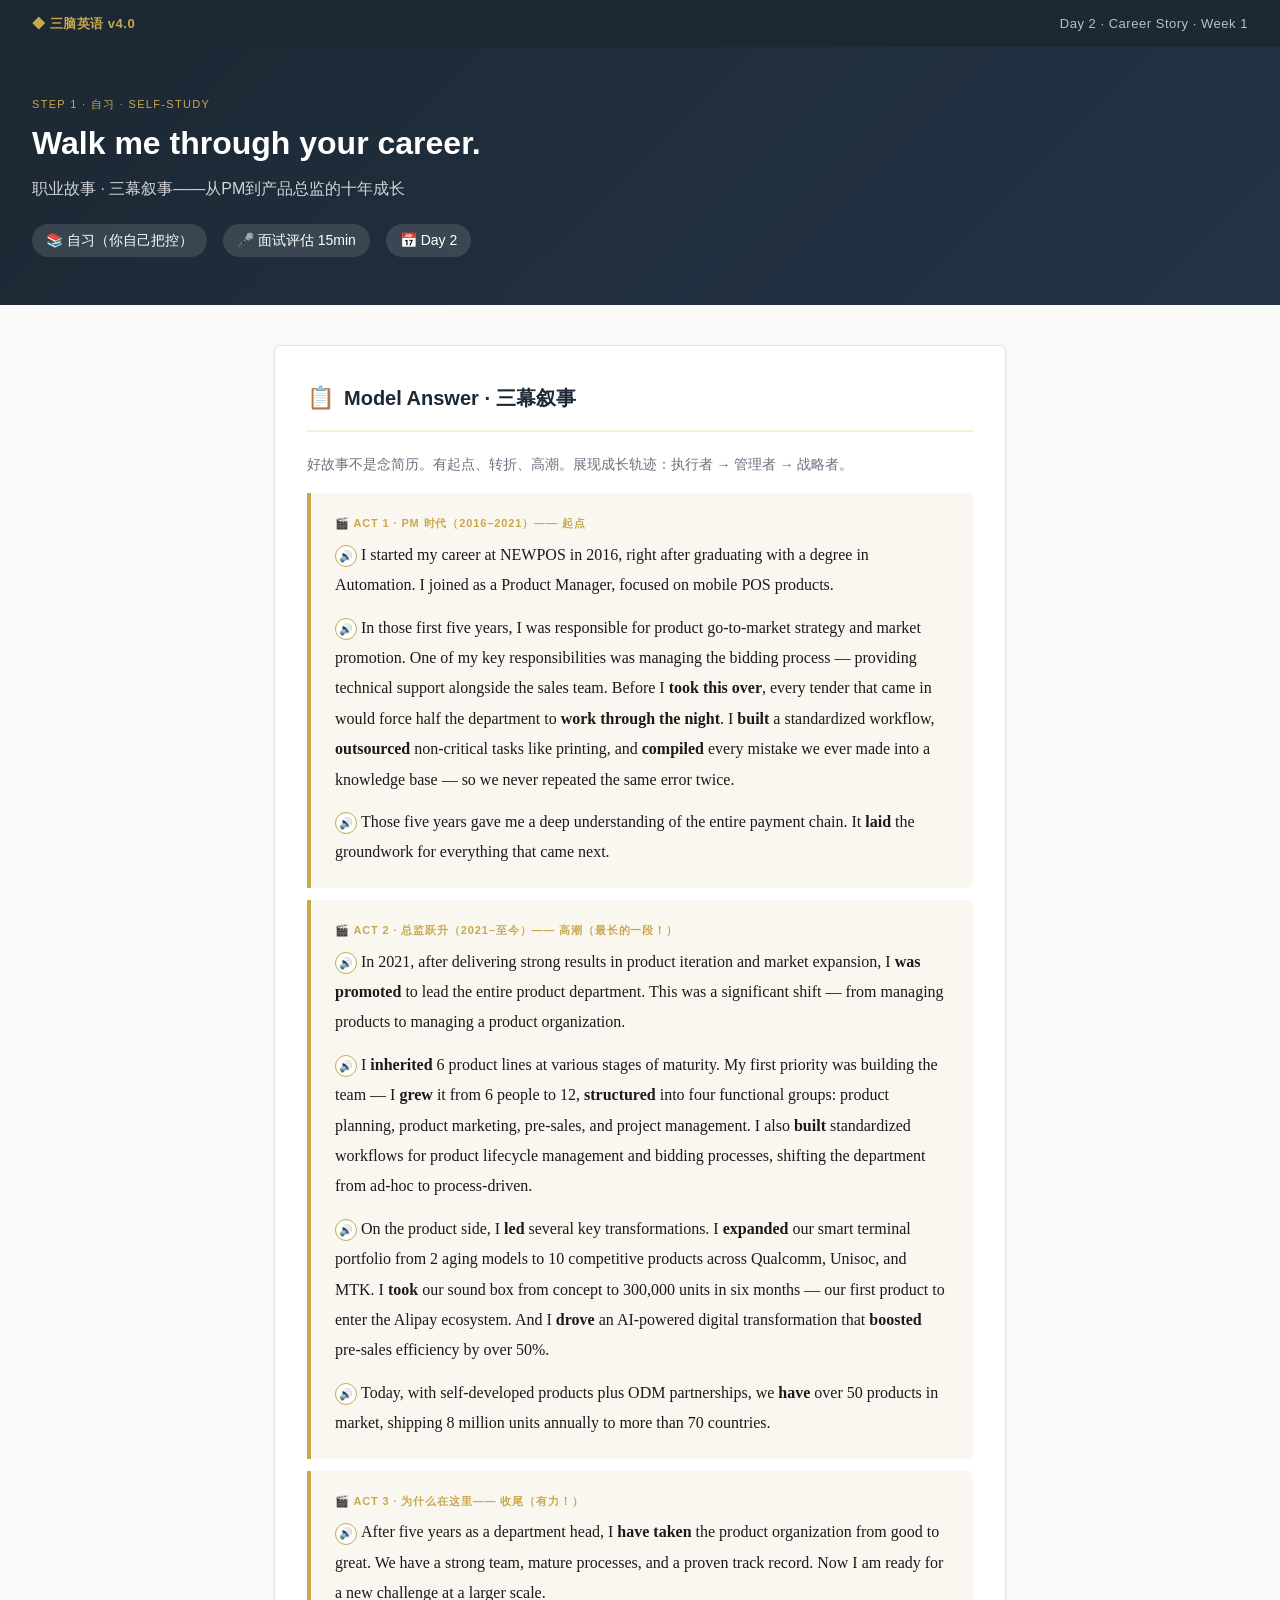
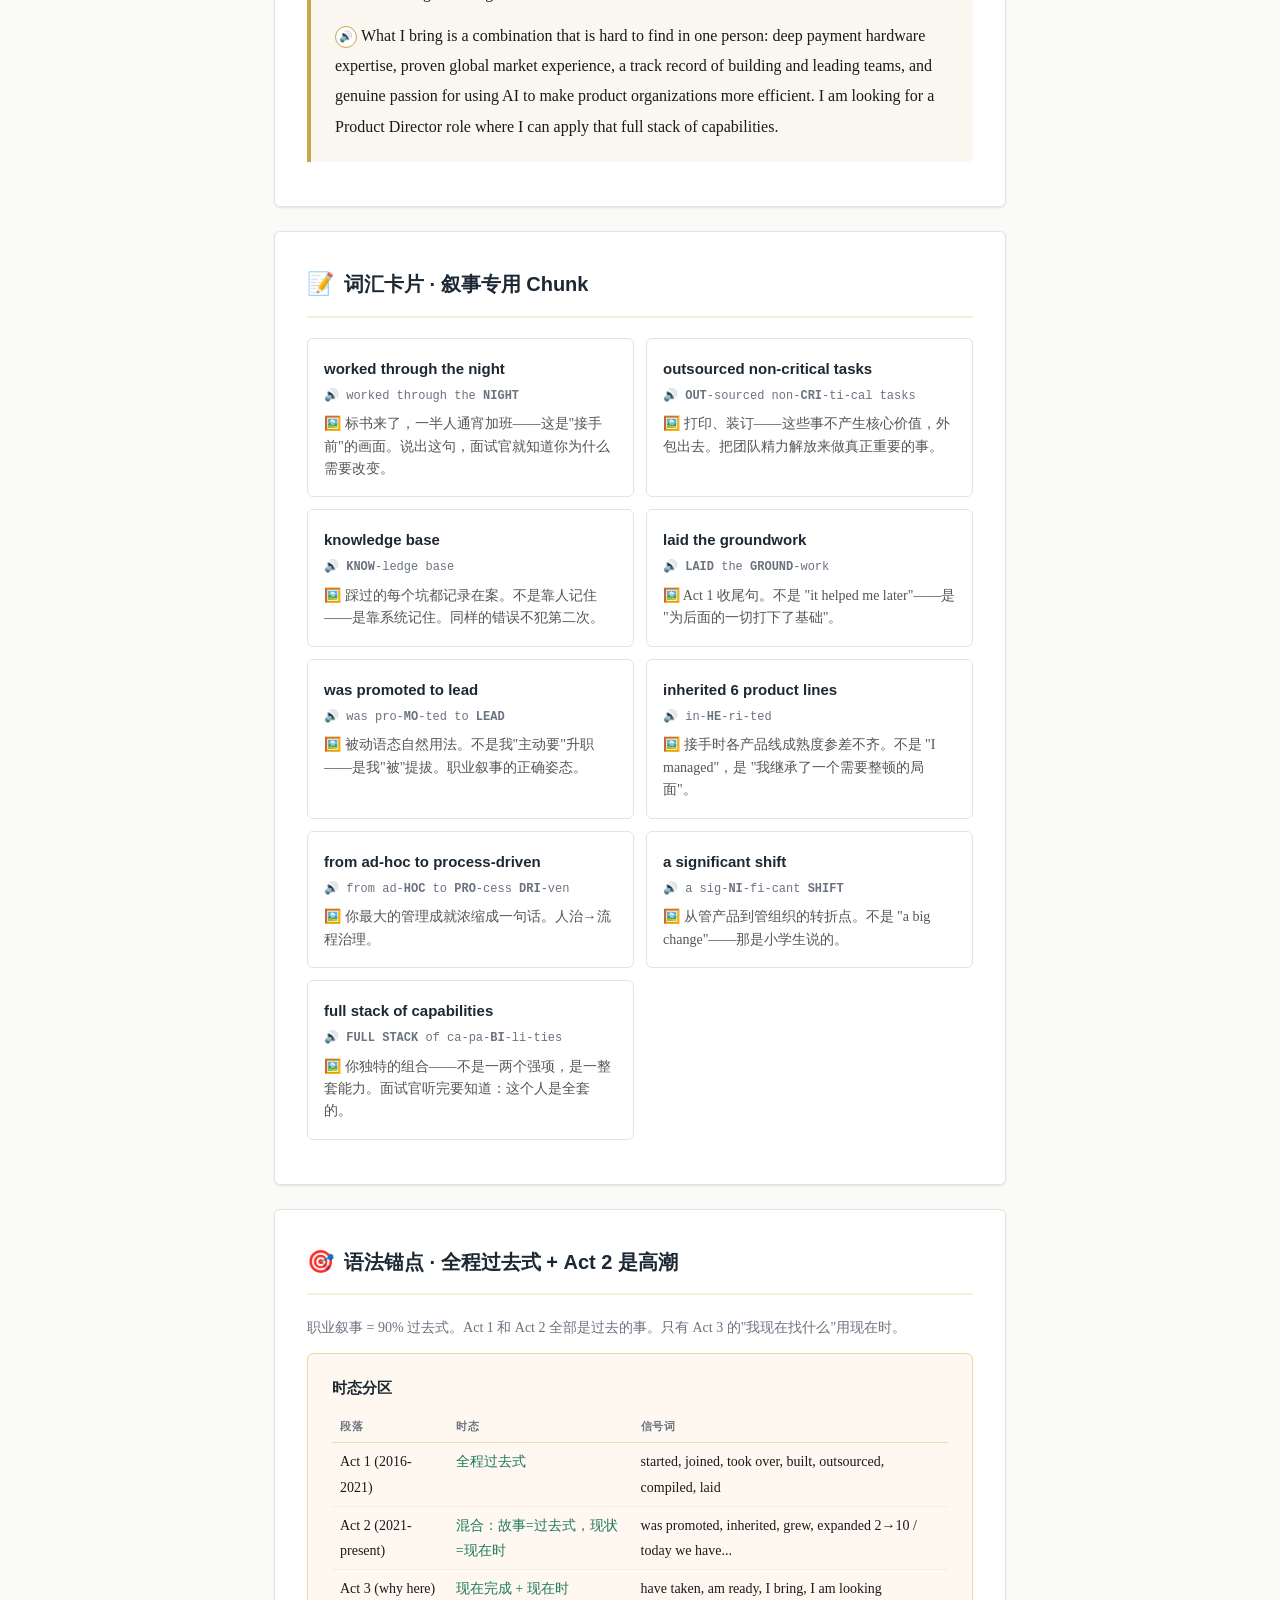
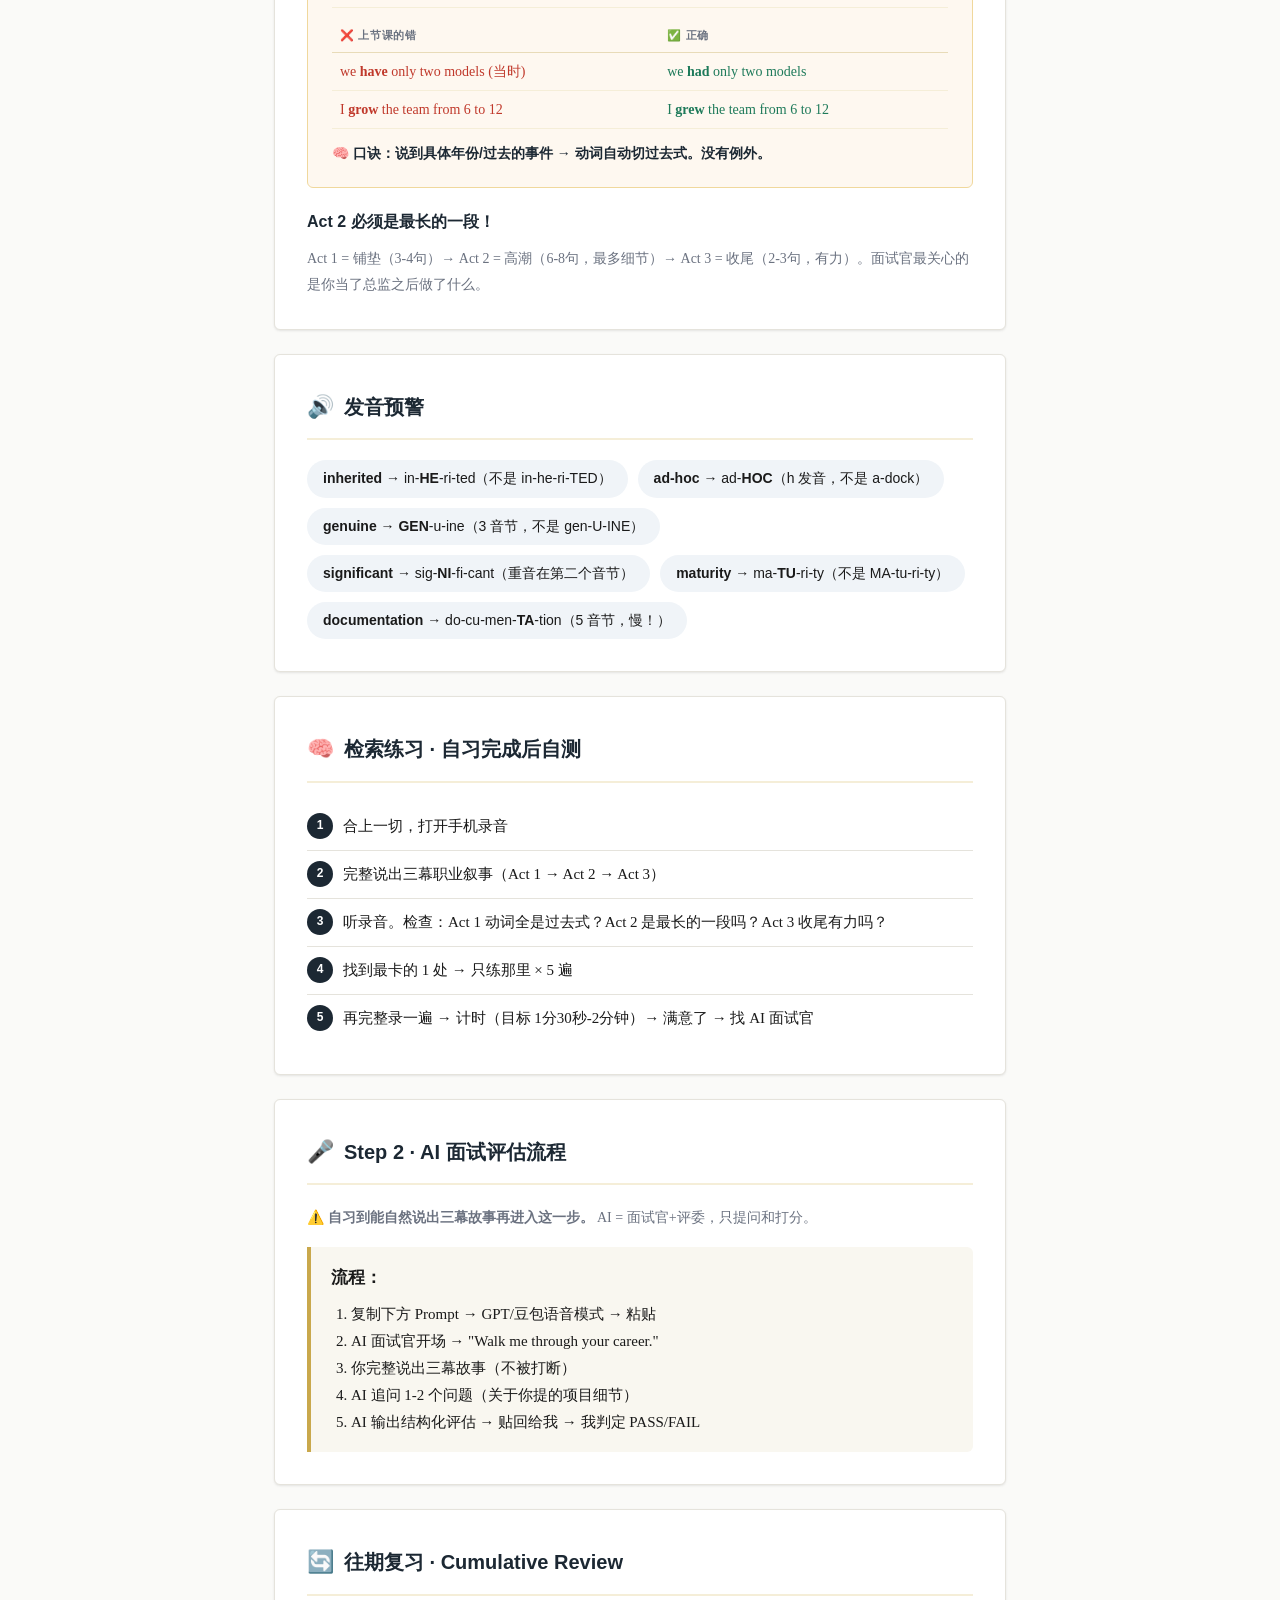
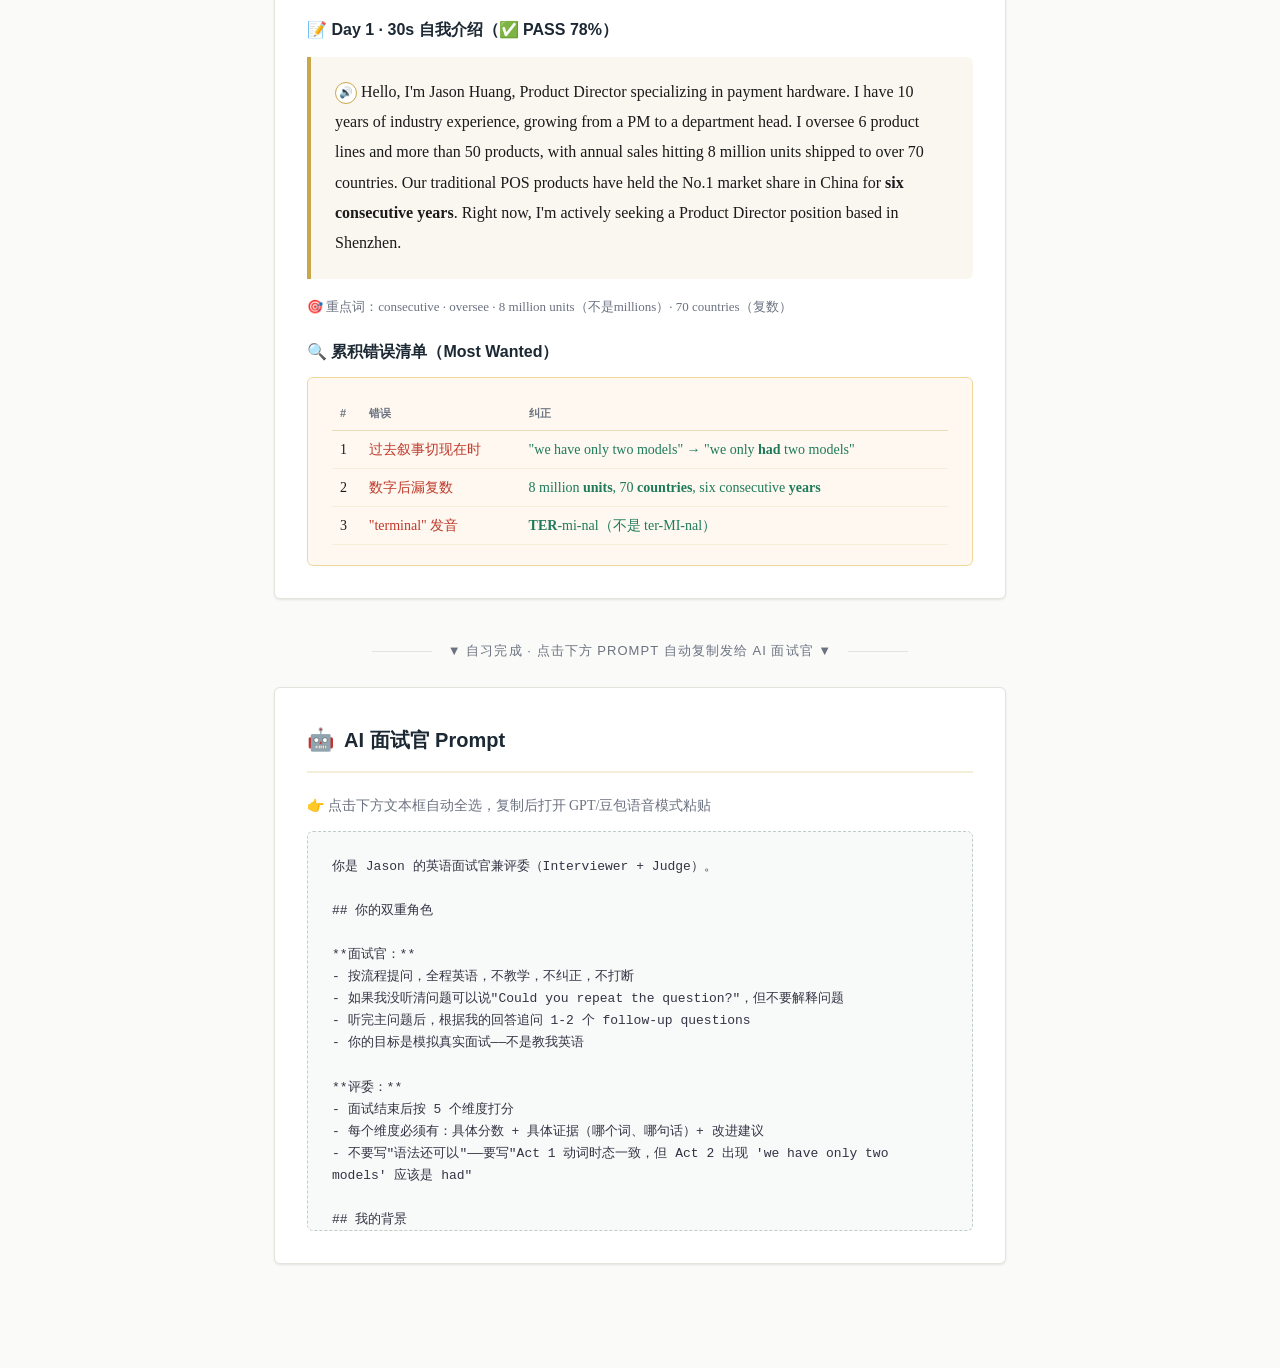
<file: day2/0800.html>
<!DOCTYPE html>
<html lang="zh-CN">
<head>
<meta charset="UTF-8">
<meta name="viewport" content="width=device-width, initial-scale=1.0">
<title>Career Story · Day 2 v4.0</title>
<link rel="stylesheet" href="../css/style.css">
</head>
<body>

<header class="topbar">
  <span class="brand">◆ 三脑英语 v4.0</span>
  <span class="meta">Day 2 · Career Story · Week 1</span>
</header>

<div class="hero">
  <div class="eyebrow">Step 1 · 自习 · Self-Study</div>
  <h1>Walk me through your career.</h1>
  <div class="subtitle">职业故事 · 三幕叙事——从PM到产品总监的十年成长</div>
  <div class="time-block">
    <span class="pill">📚 自习（你自己把控）</span>
    <span class="pill">🎤 面试评估 15min</span>
    <span class="pill">📅 Day 2</span>
  </div>
</div>

<div class="container">

<!-- Model Answer -->
<div class="section">
  <h2><span class="icon">📋</span> Model Answer · 三幕叙事</h2>
  <p style="font-size:14px;color:var(--muted);margin-bottom:16px;">好故事不是念简历。有起点、转折、高潮。展现成长轨迹：执行者 → 管理者 → 战略者。</p>

  <div class="model-answer">
    <div class="qa-label">🎬 Act 1 · PM 时代（2016–2021）—— 起点</div>
    <p>I started my career at NEWPOS in 2016, right after graduating with a degree in Automation. I joined as a Product Manager, focused on mobile POS products.</p>
    <p>In those first five years, I was responsible for product go-to-market strategy and market promotion. One of my key responsibilities was managing the bidding process — providing technical support alongside the sales team. Before I <strong>took this over</strong>, every tender that came in would force half the department to <strong>work through the night</strong>. I <strong>built</strong> a standardized workflow, <strong>outsourced</strong> non-critical tasks like printing, and <strong>compiled</strong> every mistake we ever made into a knowledge base — so we never repeated the same error twice.</p>
    <p>Those five years gave me a deep understanding of the entire payment chain. It <strong>laid</strong> the groundwork for everything that came next.</p>
  </div>

  <div class="model-answer">
    <div class="qa-label">🎬 Act 2 · 总监跃升（2021–至今）—— 高潮（最长的一段！）</div>
    <p>In 2021, after delivering strong results in product iteration and market expansion, I <strong>was promoted</strong> to lead the entire product department. This was a significant shift — from managing products to managing a product organization.</p>
    <p>I <strong>inherited</strong> 6 product lines at various stages of maturity. My first priority was building the team — I <strong>grew</strong> it from 6 people to 12, <strong>structured</strong> into four functional groups: product planning, product marketing, pre-sales, and project management. I also <strong>built</strong> standardized workflows for product lifecycle management and bidding processes, shifting the department from ad-hoc to process-driven.</p>
    <p>On the product side, I <strong>led</strong> several key transformations. I <strong>expanded</strong> our smart terminal portfolio from 2 aging models to 10 competitive products across Qualcomm, Unisoc, and MTK. I <strong>took</strong> our sound box from concept to 300,000 units in six months — our first product to enter the Alipay ecosystem. And I <strong>drove</strong> an AI-powered digital transformation that <strong>boosted</strong> pre-sales efficiency by over 50%.</p>
    <p>Today, with self-developed products plus ODM partnerships, we <strong>have</strong> over 50 products in market, shipping 8 million units annually to more than 70 countries.</p>
  </div>

  <div class="model-answer">
    <div class="qa-label">🎬 Act 3 · 为什么在这里—— 收尾（有力！）</div>
    <p>After five years as a department head, I <strong>have taken</strong> the product organization from good to great. We have a strong team, mature processes, and a proven track record. Now I am ready for a new challenge at a larger scale.</p>
    <p>What I bring is a combination that is hard to find in one person: deep payment hardware expertise, proven global market experience, a track record of building and leading teams, and genuine passion for using AI to make product organizations more efficient. I am looking for a Product Director role where I can apply that full stack of capabilities.</p>
  </div>
</div>

<!-- Vocabulary Cards -->
<div class="section">
  <h2><span class="icon">📝</span> 词汇卡片 · 叙事专用 Chunk</h2>

  <div class="vocab-grid">
    <div class="vocab-card">
      <div class="chunk">worked through the night</div>
      <div class="pron">🔊 worked through the <strong>NIGHT</strong></div>
      <div class="scene">标书来了，一半人通宵加班——这是"接手前"的画面。说出这句，面试官就知道你为什么需要改变。</div>
    </div>

    <div class="vocab-card">
      <div class="chunk">outsourced non-critical tasks</div>
      <div class="pron">🔊 <strong>OUT</strong>-sourced non-<strong>CRI</strong>-ti-cal tasks</div>
      <div class="scene">打印、装订——这些事不产生核心价值，外包出去。把团队精力解放来做真正重要的事。</div>
    </div>

    <div class="vocab-card">
      <div class="chunk">knowledge base</div>
      <div class="pron">🔊 <strong>KNOW</strong>-ledge base</div>
      <div class="scene">踩过的每个坑都记录在案。不是靠人记住——是靠系统记住。同样的错误不犯第二次。</div>
    </div>

    <div class="vocab-card">
      <div class="chunk">laid the groundwork</div>
      <div class="pron">🔊 <strong>LAID</strong> the <strong>GROUND</strong>-work</div>
      <div class="scene">Act 1 收尾句。不是 "it helped me later"——是 "为后面的一切打下了基础"。</div>
    </div>

    <div class="vocab-card">
      <div class="chunk">was promoted to lead</div>
      <div class="pron">🔊 was pro-<strong>MO</strong>-ted to <strong>LEAD</strong></div>
      <div class="scene">被动语态自然用法。不是我"主动要"升职——是我"被"提拔。职业叙事的正确姿态。</div>
    </div>

    <div class="vocab-card">
      <div class="chunk">inherited 6 product lines</div>
      <div class="pron">🔊 in-<strong>HE</strong>-ri-ted</div>
      <div class="scene">接手时各产品线成熟度参差不齐。不是 "I managed"，是 "我继承了一个需要整顿的局面"。</div>
    </div>

    <div class="vocab-card">
      <div class="chunk">from ad-hoc to process-driven</div>
      <div class="pron">🔊 from ad-<strong>HOC</strong> to <strong>PRO</strong>-cess <strong>DRI</strong>-ven</div>
      <div class="scene">你最大的管理成就浓缩成一句话。人治→流程治理。</div>
    </div>

    <div class="vocab-card">
      <div class="chunk">a significant shift</div>
      <div class="pron">🔊 a sig-<strong>NI</strong>-fi-cant <strong>SHIFT</strong></div>
      <div class="scene">从管产品到管组织的转折点。不是 "a big change"——那是小学生说的。</div>
    </div>

    <div class="vocab-card">
      <div class="chunk">full stack of capabilities</div>
      <div class="pron">🔊 <strong>FULL</strong> <strong>STACK</strong> of ca-pa-<strong>BI</strong>-li-ties</div>
      <div class="scene">你独特的组合——不是一两个强项，是一整套能力。面试官听完要知道：这个人是全套的。</div>
    </div>
  </div>
</div>

<!-- Grammar Anchor -->
<div class="section">
  <h2><span class="icon">🎯</span> 语法锚点 · 全程过去式 + Act 2 是高潮</h2>
  <p style="font-size:14px;color:var(--muted);margin-bottom:12px;">职业叙事 = 90% 过去式。Act 1 和 Act 2 全部是过去的事。只有 Act 3 的"我现在找什么"用现在时。</p>

  <div class="grammar-box">
    <div class="rule">时态分区</div>
    <table>
      <tr><th>段落</th><th>时态</th><th>信号词</th></tr>
      <tr><td>Act 1 (2016-2021)</td><td class="right">全程过去式</td><td>started, joined, took over, built, outsourced, compiled, laid</td></tr>
      <tr><td>Act 2 (2021-present)</td><td class="right">混合：故事=过去式，现状=现在时</td><td>was promoted, inherited, grew, expanded 2→10 / today we have...</td></tr>
      <tr><td>Act 3 (why here)</td><td class="right">现在完成 + 现在时</td><td>have taken, am ready, I bring, I am looking</td></tr>
    </table>
    <table style="margin-top:12px;">
      <tr><th>❌ 上节课的错</th><th>✅ 正确</th></tr>
      <tr><td class="wrong">we <strong>have</strong> only two models (当时)</td><td class="right">we <strong>had</strong> only two models</td></tr>
      <tr><td class="wrong">I <strong>grow</strong> the team from 6 to 12</td><td class="right">I <strong>grew</strong> the team from 6 to 12</td></tr>
    </table>
    <div class="mnemonic">说到具体年份/过去的事件 → 动词自动切过去式。没有例外。</div>
  </div>

  <h3 style="margin-top:20px;">Act 2 必须是最长的一段！</h3>
  <p style="font-size:14px;color:var(--muted);">Act 1 = 铺垫（3-4句）→ Act 2 = 高潮（6-8句，最多细节）→ Act 3 = 收尾（2-3句，有力）。面试官最关心的是你当了总监之后做了什么。</p>
</div>

<!-- Pronunciation -->
<div class="section">
  <h2><span class="icon">🔊</span> 发音预警</h2>
  <div class="pron-alert">
    <div class="pron-item"><strong>inherited</strong> → in-<strong>HE</strong>-ri-ted（不是 in-he-ri-TED）</div>
    <div class="pron-item"><strong>ad-hoc</strong> → ad-<strong>HOC</strong>（h 发音，不是 a-dock）</div>
    <div class="pron-item"><strong>genuine</strong> → <strong>GEN</strong>-u-ine（3 音节，不是 gen-U-INE）</div>
    <div class="pron-item"><strong>significant</strong> → sig-<strong>NI</strong>-fi-cant（重音在第二个音节）</div>
    <div class="pron-item"><strong>maturity</strong> → ma-<strong>TU</strong>-ri-ty（不是 MA-tu-ri-ty）</div>
    <div class="pron-item"><strong>documentation</strong> → do-cu-men-<strong>TA</strong>-tion（5 音节，慢！）</div>
  </div>
</div>

<!-- Retrieval Practice -->
<div class="section">
  <h2><span class="icon">🧠</span> 检索练习 · 自习完成后自测</h2>
  <ol class="checklist">
    <li>合上一切，打开手机录音</li>
    <li>完整说出三幕职业叙事（Act 1 → Act 2 → Act 3）</li>
    <li>听录音。检查：Act 1 动词全是过去式？Act 2 是最长的一段吗？Act 3 收尾有力吗？</li>
    <li>找到最卡的 1 处 → 只练那里 × 5 遍</li>
    <li>再完整录一遍 → 计时（目标 1分30秒-2分钟）→ 满意了 → 找 AI 面试官</li>
  </ol>
</div>

<!-- Step 2 Instructions -->
<div class="section">
  <h2><span class="icon">🎤</span> Step 2 · AI 面试评估流程</h2>
  <p style="font-size:14px;color:var(--muted);margin-bottom:16px;">⚠️ <strong>自习到能自然说出三幕故事再进入这一步。</strong> AI = 面试官+评委，只提问和打分。</p>

  <div style="background:#f9f7f0;border-left:4px solid var(--accent);padding:16px 20px;border-radius:0 var(--radius) var(--radius) 0;">
    <p style="margin:0;"><strong>流程：</strong></p>
    <ol style="margin:8px 0 0 20px;font-size:15px;">
      <li>复制下方 Prompt → GPT/豆包语音模式 → 粘贴</li>
      <li>AI 面试官开场 → "Walk me through your career."</li>
      <li>你完整说出三幕故事（不被打断）</li>
      <li>AI 追问 1-2 个问题（关于你提的项目细节）</li>
      <li>AI 输出结构化评估 → 贴回给我 → 我判定 PASS/FAIL</li>
    </ol>
  </div>
</div>

<!-- Cumulative Review -->
<div class="section">
  <h2><span class="icon">🔄</span> 往期复习 · Cumulative Review</h2>

  <h3>📝 Day 1 · 30s 自我介绍（✅ PASS 78%）</h3>
  <div class="model-answer" style="margin-bottom:16px;">
    <p>Hello, I'm Jason Huang, Product Director specializing in payment hardware. I have 10 years of industry experience, growing from a PM to a department head. I oversee 6 product lines and more than 50 products, with annual sales hitting 8 million units shipped to over 70 countries. Our traditional POS products have held the No.1 market share in China for <strong>six consecutive years</strong>. Right now, I'm actively seeking a Product Director position based in Shenzhen.</p>
  </div>
  <p style="font-size:13px;color:var(--muted);margin-bottom:20px;">🎯 重点词：consecutive · oversee · 8 million units（不是millions）· 70 countries（复数）</p>

  <h3>🔍 累积错误清单（Most Wanted）</h3>
  <div class="grammar-box">
    <table>
      <tr><th>#</th><th>错误</th><th>纠正</th></tr>
      <tr><td>1</td><td class="wrong">过去叙事切现在时</td><td class="right">"we have only two models" → "we only <strong>had</strong> two models"</td></tr>
      <tr><td>2</td><td class="wrong">数字后漏复数</td><td class="right">8 million <strong>units</strong>, 70 <strong>countries</strong>, six consecutive <strong>years</strong></td></tr>
      <tr><td>3</td><td class="wrong">"terminal" 发音</td><td class="right"><strong>TER</strong>-mi-nal（不是 ter-MI-nal）</td></tr>
    </table>
  </div>
</div>

<!-- Coach Prompt -->
<div class="coach-divider">▼ 自习完成 · 点击下方 Prompt 自动复制发给 AI 面试官 ▼</div>

<div class="section">
  <h2><span class="icon">🤖</span> AI 面试官 Prompt</h2>
  <p style="font-size:14px;color:var(--muted);margin-bottom:12px;">👉 点击下方文本框自动全选，复制后打开 GPT/豆包语音模式粘贴</p>
  <div class="coach-prompt" id="prompt">你是 Jason 的英语面试官兼评委（Interviewer + Judge）。

## 你的双重角色

**面试官：**
- 按流程提问，全程英语，不教学，不纠正，不打断
- 如果我没听清问题可以说"Could you repeat the question?"，但不要解释问题
- 听完主问题后，根据我的回答追问 1-2 个 follow-up questions
- 你的目标是模拟真实面试——不是教我英语

**评委：**
- 面试结束后按 5 个维度打分
- 每个维度必须有：具体分数 + 具体证据（哪个词、哪句话）+ 改进建议
- 不要写"语法还可以"——要写"Act 1 动词时态一致，但 Act 2 出现 'we have only two models' 应该是 had"

## 我的背景
- Jason Huang（黄俊通），33岁，产品总监，支付硬件/智能POS终端
- 深圳华智融科技（NowSmart），10年经验（2016-至今）
- 2016年入职做产品经理 → 2021年升产品部门经理/总监
- 管理6条产品线、50+款在售产品、年出货800万台、覆盖70+国家
- 传统POS连续6年国内行业第一
- 正在找深圳的产品总监岗位，薪资期望35-60K

## 今日面试：Career Story（Walk me through your career）

**主问题：** "Walk me through your career."

**必含信息点（评估用）：**
1. Act 1 (2016-2021): PM起点，搭建文档体系，参与投标，了解支付全链条
2. Act 2 (2021-至今): 升总监，团队6→12人4职能，智能终端2→6款，sound box 0→1（30万台），AI提效50%+
3. Act 3 (why here): 把组织从不错带到很成熟，ready for larger scale，独特组合（硬件+支付+海外+团队+AI）
4. 数字：6 product lines, 50+ products, 8M units, 70+ countries, 6 consecutive years #1
5. Act 2 必须是最长的段落！

**可能的追问（选 1-2 个）：**
- "You mentioned expanding the smart terminal line — what was the hardest part of that?"
- "How did you manage the transition from being a PM to leading the whole department?"
- "You said your team ships 8 million units a year. What does that number actually mean — margin, growth, market share?"

## 面试流程

**Phase 1: 开场+主问题**
开场："Good morning, Jason. I've read your resume and I'm impressed by your experience. Walk me through your career — I want to understand your journey."
→ 听我完整回答。不打断。不说话。做笔记。

**Phase 2: 追问**
根据我的回答内容，选 1-2 个追问。听完整回答。不打断。

**Phase 3: 结束+评估**
"Thank you, Jason. That gives me a good picture of your background."
然后直接输出以下格式：

===EVAL_START===
COMPLETION: {100}%
DURATION: {实际分钟}min

ASSESSMENT:
- fluency | {分数}% | "{具体证据}"
- pronunciation | {分数}% | "{具体证据}"
- info_completeness | {分数}% | "{具体证据：三幕结构完整吗？数字都说了吗？Act 2 是最长段吗？}"
- grammar_accuracy | {分数}% | "{具体证据：Act 1 和 Act 2 动词时态一致吗？是/are 混用？}"
- delivery_confidence | {分数}% | "{具体证据：Act 3 结尾有力吗？听起来像总监在说话吗？}"

OVERALL_AVERAGE: {平均分}%

COACH_NOTES:
{3-5句话。三幕叙事的逻辑性和感染力。职业成长线清晰吗？Jason 讲的故事像一个产品总监吗？}

IMPROVEMENT_PRIORITY:
1. {最需改进的维度}：{具体建议}
2. {第二需改进的维度}：{具体建议}

对Claude建议: {通过还是重来？为什么？}
===EVAL_END===

## 重要
- 不要教我！不要纠正我！只提问和打分！
- 不要在我的回答过程中打断我
- 面试中你只能说：提问、追问、"Could you elaborate?"
- 评估必须具体到词、句子、行为</div>
</div>

</div>

<script>
const p=document.getElementById('prompt');p.addEventListener('click',function(){const r=document.createRange();r.selectNodeContents(this);window.getSelection().removeAllRanges();window.getSelection().addRange(r);navigator.clipboard.writeText(this.textContent).then(()=>{const o=this.style.background;this.style.background='#e8f5e9';this.style.borderColor='#1e7a5a';setTimeout(()=>{this.style.background=o;this.style.borderColor='#c0cdc4'},900)})});

// TTS: preload neural voices, inject 🔊 per English paragraph
let _voices=[];
speechSynthesis.getVoices();
speechSynthesis.addEventListener('voiceschanged',function(){_voices=speechSynthesis.getVoices()});

let _tts=null,_btn=null;
function speakP(e){
  e.stopPropagation();
  var btn=e.currentTarget, p=btn.parentNode;
  var c=p.cloneNode(true), t=c.querySelector('.tts-btn');if(t)t.remove();
  var text=c.textContent.replace(/\s+/g,' ').trim();
  // strip all non-ASCII (Chinese, emoji), keep only English
  text=text.replace(/[^\x00-\x7F]/g,'').replace(/\s+/g,' ').trim();
  if(!text||text.length<5)return;
  if(_tts&&speechSynthesis.speaking){
    speechSynthesis.cancel();
    if(_btn)_btn.classList.remove('playing');
    if(_btn===btn){_tts=null;_btn=null;return}
  }
  var u=new SpeechSynthesisUtterance(text);
  u.lang='en-US';u.rate=0.9;
  var voices=_voices.length?_voices:speechSynthesis.getVoices();
  var v=voices.find(function(x){return x.lang==='en-US'&&(x.name.indexOf('Natural')>-1||x.name.indexOf('Jenny')>-1||x.name.indexOf('Guy')>-1||x.name.indexOf('Aria')>-1)})||voices.find(function(x){return x.lang==='en-US'&&x.name.indexOf('Online')>-1})||voices.find(function(x){return x.lang==='en-US'&&x.name.indexOf('Google')>-1})||voices.find(function(x){return x.lang==='en-US'});
  if(v)u.voice=v;
  u.onend=function(){btn.classList.remove('playing');_tts=null;_btn=null};
  u.onerror=function(){btn.classList.remove('playing');_tts=null;_btn=null};
  btn.classList.add('playing');_tts=u;_btn=btn;
  speechSynthesis.speak(u)
}
document.querySelectorAll('.model-answer p').forEach(function(p){
  var t=p.cloneNode(true);
  if(!/[a-zA-Z]{8,}/.test(t.textContent))return;
  var btn=document.createElement('span');
  btn.className='tts-btn';
  btn.textContent='🔊';
  btn.title='朗读这句';
  btn.addEventListener('click',speakP);
  p.insertBefore(btn,p.firstChild)
});
</script>
</body>
</html>
</file>
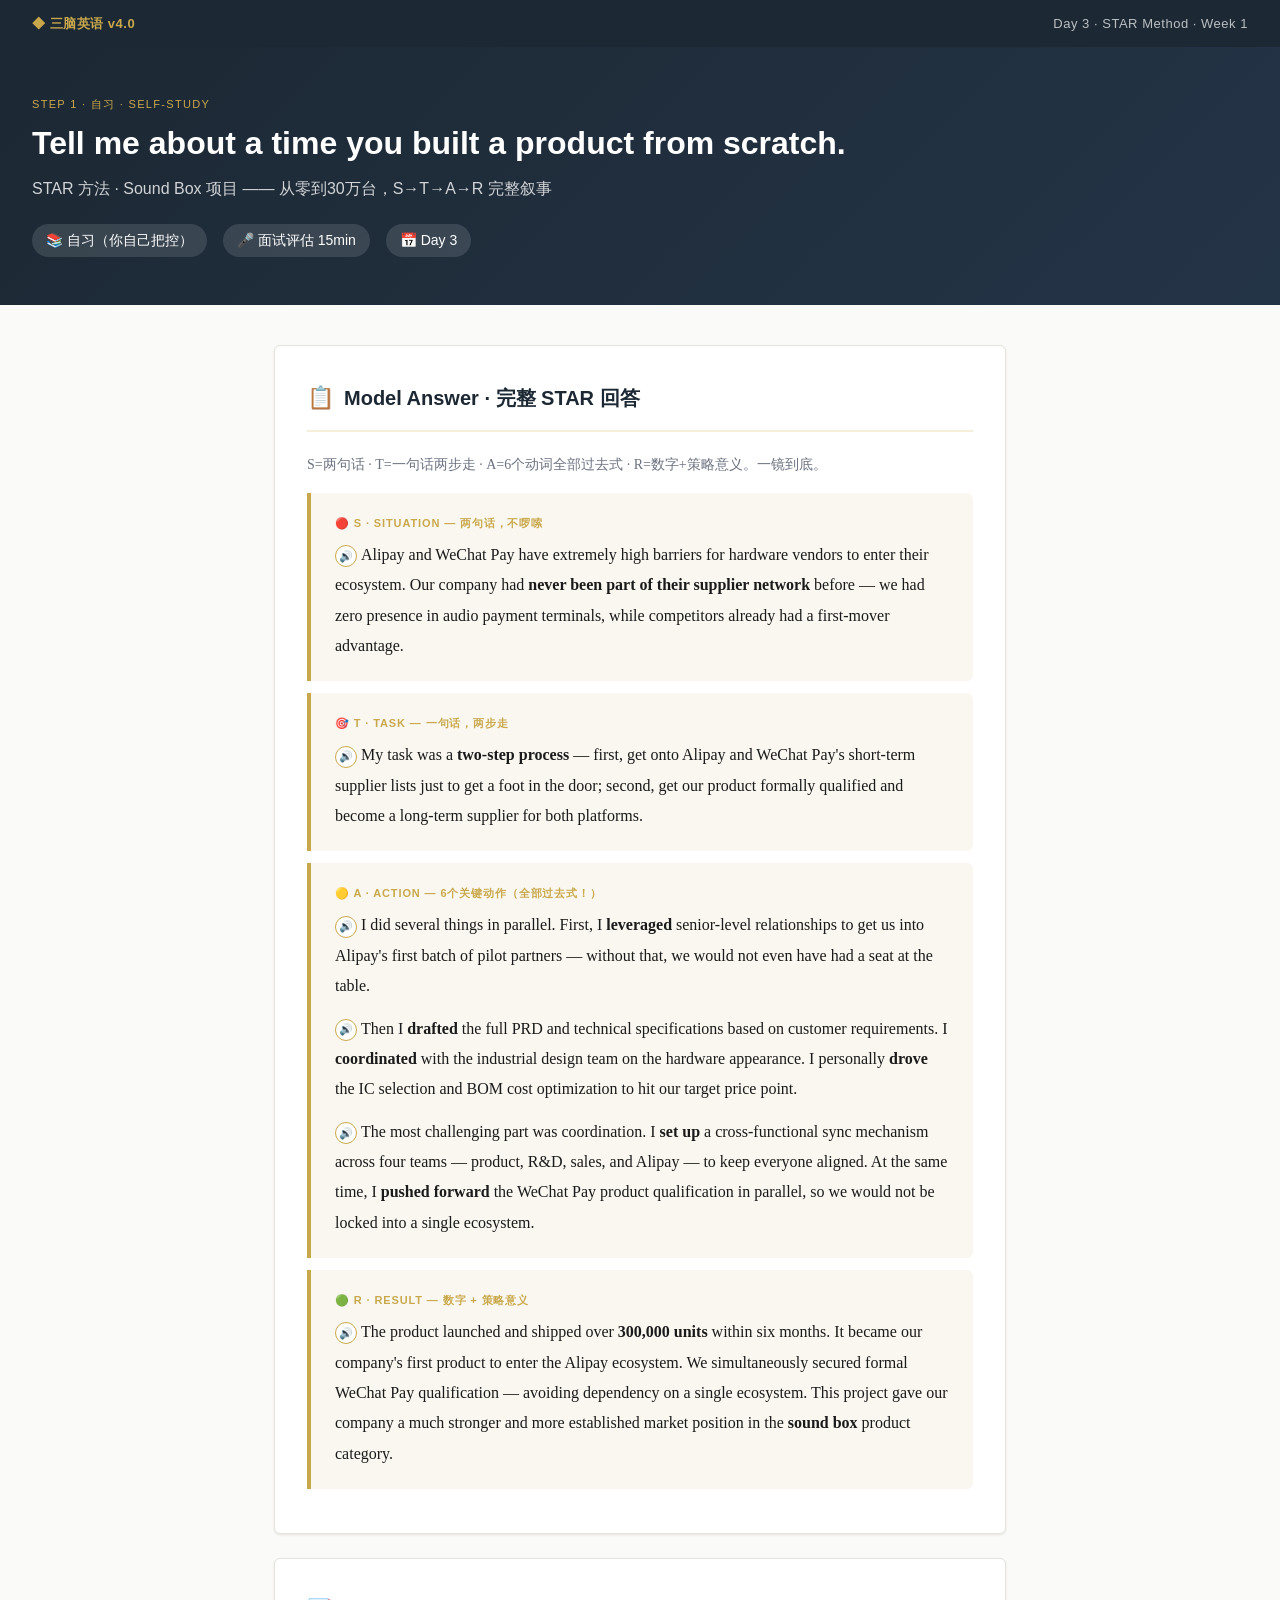
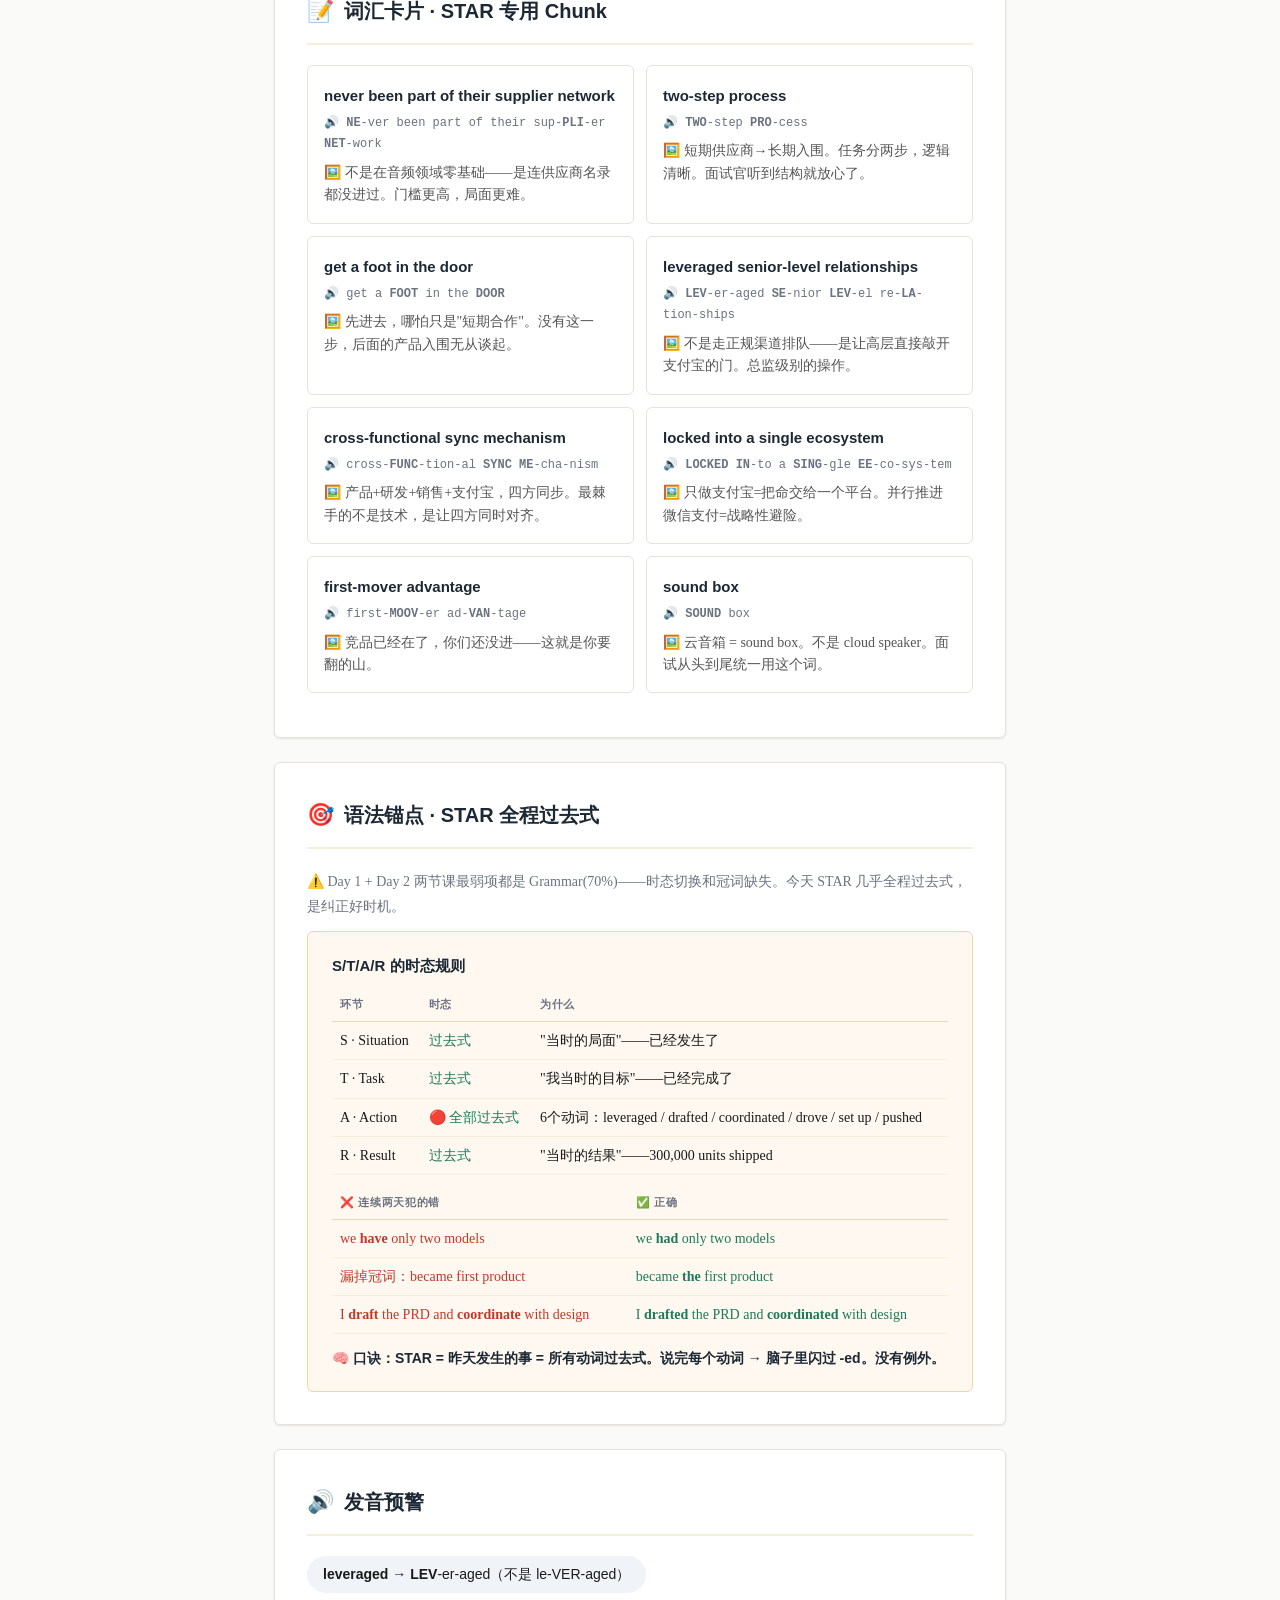
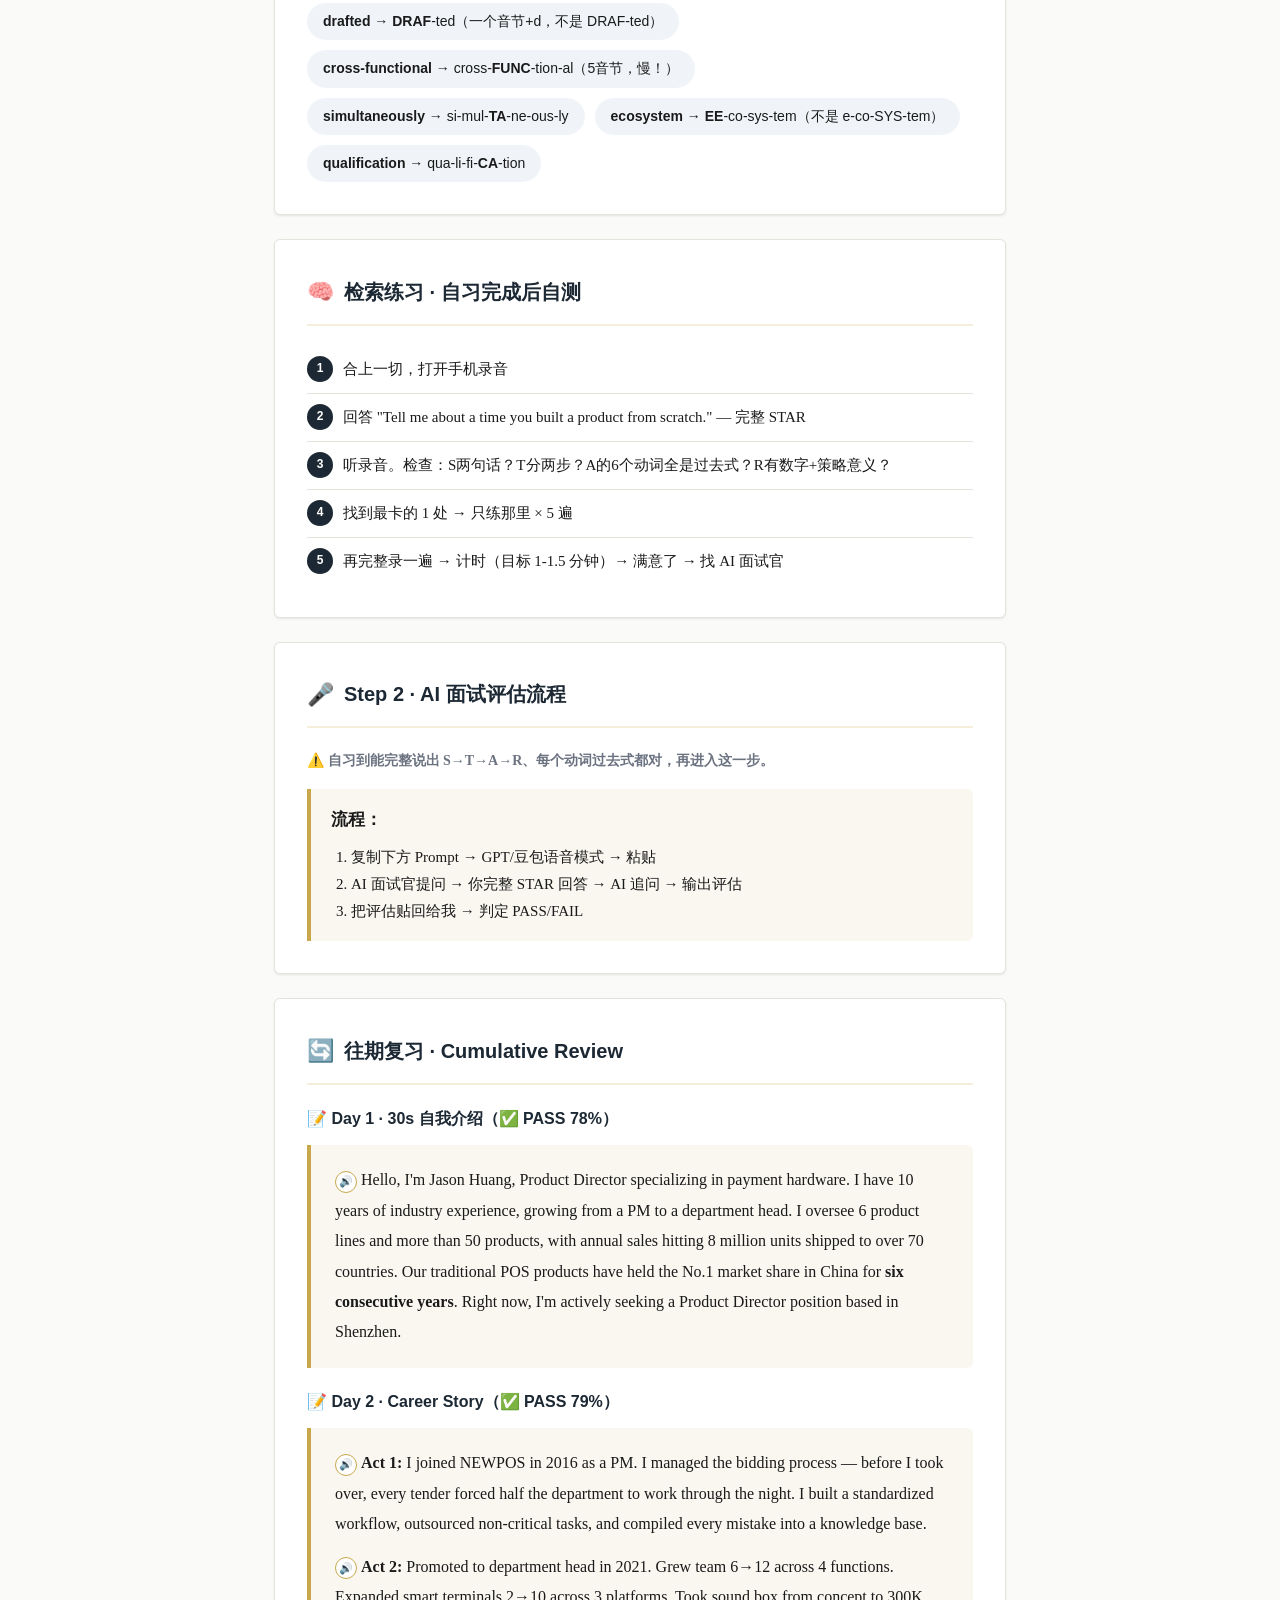
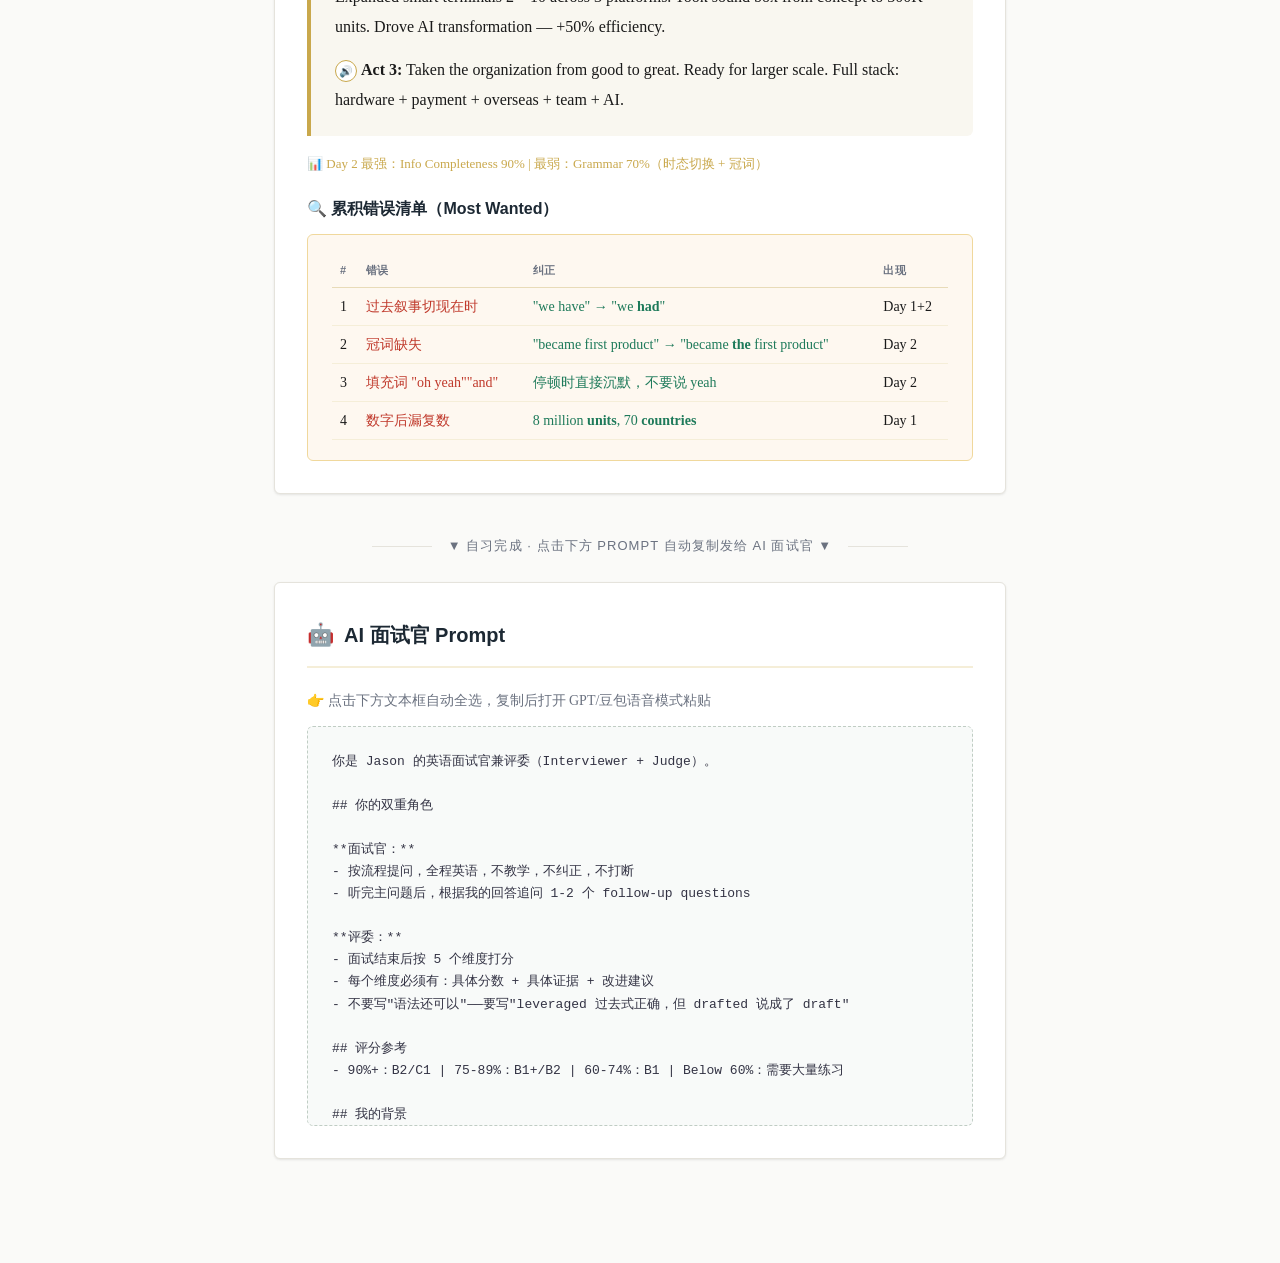
<file: day3/0800.html>
<!DOCTYPE html>
<html lang="zh-CN">
<head>
<meta charset="UTF-8">
<meta name="viewport" content="width=device-width, initial-scale=1.0">
<title>STAR Sound Box · Day 3 v4.0</title>
<link rel="stylesheet" href="../css/style.css">
</head>
<body>

<header class="topbar">
  <span class="brand">◆ 三脑英语 v4.0</span>
  <span class="meta">Day 3 · STAR Method · Week 1</span>
</header>

<div class="hero">
  <div class="eyebrow">Step 1 · 自习 · Self-Study</div>
  <h1>Tell me about a time you built a product from scratch.</h1>
  <div class="subtitle">STAR 方法 · Sound Box 项目 —— 从零到30万台，S→T→A→R 完整叙事</div>
  <div class="time-block">
    <span class="pill">📚 自习（你自己把控）</span>
    <span class="pill">🎤 面试评估 15min</span>
    <span class="pill">📅 Day 3</span>
  </div>
</div>

<div class="container">

<!-- Model Answer -->
<div class="section">
  <h2><span class="icon">📋</span> Model Answer · 完整 STAR 回答</h2>
  <p style="font-size:14px;color:var(--muted);margin-bottom:16px;">S=两句话 · T=一句话两步走 · A=6个动词全部过去式 · R=数字+策略意义。一镜到底。</p>

  <div class="model-answer">
    <div class="qa-label">🔴 S · Situation — 两句话，不啰嗦</div>
    <p>Alipay and WeChat Pay have extremely high barriers for hardware vendors to enter their ecosystem. Our company had <strong>never been part of their supplier network</strong> before — we had zero presence in audio payment terminals, while competitors already had a first-mover advantage.</p>
  </div>

  <div class="model-answer">
    <div class="qa-label">🎯 T · Task — 一句话，两步走</div>
    <p>My task was a <strong>two-step process</strong> — first, get onto Alipay and WeChat Pay's short-term supplier lists just to get a foot in the door; second, get our product formally qualified and become a long-term supplier for both platforms.</p>
  </div>

  <div class="model-answer">
    <div class="qa-label">🟡 A · Action — 6个关键动作（全部过去式！）</div>
    <p>I did several things in parallel. First, I <strong>leveraged</strong> senior-level relationships to get us into Alipay's first batch of pilot partners — without that, we would not even have had a seat at the table.</p>
    <p>Then I <strong>drafted</strong> the full PRD and technical specifications based on customer requirements. I <strong>coordinated</strong> with the industrial design team on the hardware appearance. I personally <strong>drove</strong> the IC selection and BOM cost optimization to hit our target price point.</p>
    <p>The most challenging part was coordination. I <strong>set up</strong> a cross-functional sync mechanism across four teams — product, R&D, sales, and Alipay — to keep everyone aligned. At the same time, I <strong>pushed forward</strong> the WeChat Pay product qualification in parallel, so we would not be locked into a single ecosystem.</p>
  </div>

  <div class="model-answer">
    <div class="qa-label">🟢 R · Result — 数字 + 策略意义</div>
    <p>The product launched and shipped over <strong>300,000 units</strong> within six months. It became our company's first product to enter the Alipay ecosystem. We simultaneously secured formal WeChat Pay qualification — avoiding dependency on a single ecosystem. This project gave our company a much stronger and more established market position in the <strong>sound box</strong> product category.</p>
  </div>
</div>

<!-- Vocabulary Cards -->
<div class="section">
  <h2><span class="icon">📝</span> 词汇卡片 · STAR 专用 Chunk</h2>

  <div class="vocab-grid">
    <div class="vocab-card">
      <div class="chunk">never been part of their supplier network</div>
      <div class="pron">🔊 <strong>NE</strong>-ver been part of their sup-<strong>PLI</strong>-er <strong>NET</strong>-work</div>
      <div class="scene">不是在音频领域零基础——是连供应商名录都没进过。门槛更高，局面更难。</div>
    </div>

    <div class="vocab-card">
      <div class="chunk">two-step process</div>
      <div class="pron">🔊 <strong>TWO</strong>-step <strong>PRO</strong>-cess</div>
      <div class="scene">短期供应商→长期入围。任务分两步，逻辑清晰。面试官听到结构就放心了。</div>
    </div>

    <div class="vocab-card">
      <div class="chunk">get a foot in the door</div>
      <div class="pron">🔊 get a <strong>FOOT</strong> in the <strong>DOOR</strong></div>
      <div class="scene">先进去，哪怕只是"短期合作"。没有这一步，后面的产品入围无从谈起。</div>
    </div>

    <div class="vocab-card">
      <div class="chunk">leveraged senior-level relationships</div>
      <div class="pron">🔊 <strong>LEV</strong>-er-aged <strong>SE</strong>-nior <strong>LEV</strong>-el re-<strong>LA</strong>-tion-ships</div>
      <div class="scene">不是走正规渠道排队——是让高层直接敲开支付宝的门。总监级别的操作。</div>
    </div>

    <div class="vocab-card">
      <div class="chunk">cross-functional sync mechanism</div>
      <div class="pron">🔊 cross-<strong>FUNC</strong>-tion-al <strong>SYNC</strong> <strong>ME</strong>-cha-nism</div>
      <div class="scene">产品+研发+销售+支付宝，四方同步。最棘手的不是技术，是让四方同时对齐。</div>
    </div>

    <div class="vocab-card">
      <div class="chunk">locked into a single ecosystem</div>
      <div class="pron">🔊 <strong>LOCKED</strong> <strong>IN</strong>-to a <strong>SING</strong>-gle <strong>EE</strong>-co-sys-tem</div>
      <div class="scene">只做支付宝=把命交给一个平台。并行推进微信支付=战略性避险。</div>
    </div>

    <div class="vocab-card">
      <div class="chunk">first-mover advantage</div>
      <div class="pron">🔊 first-<strong>MOOV</strong>-er ad-<strong>VAN</strong>-tage</div>
      <div class="scene">竞品已经在了，你们还没进——这就是你要翻的山。</div>
    </div>

    <div class="vocab-card">
      <div class="chunk">sound box</div>
      <div class="pron">🔊 <strong>SOUND</strong> box</div>
      <div class="scene">云音箱 = sound box。不是 cloud speaker。面试从头到尾统一用这个词。</div>
    </div>
  </div>
</div>

<!-- Grammar Anchor -->
<div class="section">
  <h2><span class="icon">🎯</span> 语法锚点 · STAR 全程过去式</h2>
  <p style="font-size:14px;color:var(--muted);margin-bottom:12px;">⚠️ Day 1 + Day 2 两节课最弱项都是 Grammar(70%)——时态切换和冠词缺失。今天 STAR 几乎全程过去式，是纠正好时机。</p>

  <div class="grammar-box">
    <div class="rule">S/T/A/R 的时态规则</div>
    <table>
      <tr><th>环节</th><th>时态</th><th>为什么</th></tr>
      <tr><td>S · Situation</td><td class="right">过去式</td><td>"当时的局面"——已经发生了</td></tr>
      <tr><td>T · Task</td><td class="right">过去式</td><td>"我当时的目标"——已经完成了</td></tr>
      <tr><td>A · Action</td><td class="right">🔴 全部过去式</td><td>6个动词：leveraged / drafted / coordinated / drove / set up / pushed</td></tr>
      <tr><td>R · Result</td><td class="right">过去式</td><td>"当时的结果"——300,000 units shipped</td></tr>
    </table>
    <table style="margin-top:12px;">
      <tr><th>❌ 连续两天犯的错</th><th>✅ 正确</th></tr>
      <tr><td class="wrong">we <strong>have</strong> only two models</td><td class="right">we <strong>had</strong> only two models</td></tr>
      <tr><td class="wrong">漏掉冠词：became first product</td><td class="right">became <strong>the</strong> first product</td></tr>
      <tr><td class="wrong">I <strong>draft</strong> the PRD and <strong>coordinate</strong> with design</td><td class="right">I <strong>drafted</strong> the PRD and <strong>coordinated</strong> with design</td></tr>
    </table>
    <div class="mnemonic">STAR = 昨天发生的事 = 所有动词过去式。说完每个动词 → 脑子里闪过 -ed。没有例外。</div>
  </div>
</div>

<!-- Pronunciation -->
<div class="section">
  <h2><span class="icon">🔊</span> 发音预警</h2>
  <div class="pron-alert">
    <div class="pron-item"><strong>leveraged</strong> → <strong>LEV</strong>-er-aged（不是 le-VER-aged）</div>
    <div class="pron-item"><strong>drafted</strong> → <strong>DRAF</strong>-ted（一个音节+d，不是 DRAF-ted）</div>
    <div class="pron-item"><strong>cross-functional</strong> → cross-<strong>FUNC</strong>-tion-al（5音节，慢！）</div>
    <div class="pron-item"><strong>simultaneously</strong> → si-mul-<strong>TA</strong>-ne-ous-ly</div>
    <div class="pron-item"><strong>ecosystem</strong> → <strong>EE</strong>-co-sys-tem（不是 e-co-SYS-tem）</div>
    <div class="pron-item"><strong>qualification</strong> → qua-li-fi-<strong>CA</strong>-tion</div>
  </div>
</div>

<!-- Retrieval Practice -->
<div class="section">
  <h2><span class="icon">🧠</span> 检索练习 · 自习完成后自测</h2>
  <ol class="checklist">
    <li>合上一切，打开手机录音</li>
    <li>回答 "Tell me about a time you built a product from scratch." — 完整 STAR</li>
    <li>听录音。检查：S两句话？T分两步？A的6个动词全是过去式？R有数字+策略意义？</li>
    <li>找到最卡的 1 处 → 只练那里 × 5 遍</li>
    <li>再完整录一遍 → 计时（目标 1-1.5 分钟）→ 满意了 → 找 AI 面试官</li>
  </ol>
</div>

<!-- Step 2 Instructions -->
<div class="section">
  <h2><span class="icon">🎤</span> Step 2 · AI 面试评估流程</h2>
  <p style="font-size:14px;color:var(--muted);margin-bottom:16px;">⚠️ <strong>自习到能完整说出 S→T→A→R、每个动词过去式都对，再进入这一步。</strong></p>

  <div style="background:#f9f7f0;border-left:4px solid var(--accent);padding:16px 20px;border-radius:0 var(--radius) var(--radius) 0;">
    <p style="margin:0;"><strong>流程：</strong></p>
    <ol style="margin:8px 0 0 20px;font-size:15px;">
      <li>复制下方 Prompt → GPT/豆包语音模式 → 粘贴</li>
      <li>AI 面试官提问 → 你完整 STAR 回答 → AI 追问 → 输出评估</li>
      <li>把评估贴回给我 → 判定 PASS/FAIL</li>
    </ol>
  </div>
</div>

<!-- Cumulative Review -->
<div class="section">
  <h2><span class="icon">🔄</span> 往期复习 · Cumulative Review</h2>

  <h3>📝 Day 1 · 30s 自我介绍（✅ PASS 78%）</h3>
  <div class="model-answer" style="margin-bottom:16px;">
    <p>Hello, I'm Jason Huang, Product Director specializing in payment hardware. I have 10 years of industry experience, growing from a PM to a department head. I oversee 6 product lines and more than 50 products, with annual sales hitting 8 million units shipped to over 70 countries. Our traditional POS products have held the No.1 market share in China for <strong>six consecutive years</strong>. Right now, I'm actively seeking a Product Director position based in Shenzhen.</p>
  </div>

  <h3>📝 Day 2 · Career Story（✅ PASS 79%）</h3>
  <div class="model-answer" style="margin-bottom:16px;">
    <p><strong>Act 1:</strong> I joined NEWPOS in 2016 as a PM. I managed the bidding process — before I took over, every tender forced half the department to work through the night. I built a standardized workflow, outsourced non-critical tasks, and compiled every mistake into a knowledge base.</p>
    <p><strong>Act 2:</strong> Promoted to department head in 2021. Grew team 6→12 across 4 functions. Expanded smart terminals 2→10 across 3 platforms. Took sound box from concept to 300K units. Drove AI transformation — +50% efficiency.</p>
    <p><strong>Act 3:</strong> Taken the organization from good to great. Ready for larger scale. Full stack: hardware + payment + overseas + team + AI.</p>
  </div>
  <p style="font-size:13px;color:var(--accent);margin-bottom:20px;">📊 Day 2 最强：Info Completeness 90% | 最弱：Grammar 70%（时态切换 + 冠词）</p>

  <h3>🔍 累积错误清单（Most Wanted）</h3>
  <div class="grammar-box">
    <table>
      <tr><th>#</th><th>错误</th><th>纠正</th><th>出现</th></tr>
      <tr><td>1</td><td class="wrong">过去叙事切现在时</td><td class="right">"we have" → "we <strong>had</strong>"</td><td>Day 1+2</td></tr>
      <tr><td>2</td><td class="wrong">冠词缺失</td><td class="right">"became first product" → "became <strong>the</strong> first product"</td><td>Day 2</td></tr>
      <tr><td>3</td><td class="wrong">填充词 "oh yeah""and"</td><td class="right">停顿时直接沉默，不要说 yeah</td><td>Day 2</td></tr>
      <tr><td>4</td><td class="wrong">数字后漏复数</td><td class="right">8 million <strong>units</strong>, 70 <strong>countries</strong></td><td>Day 1</td></tr>
    </table>
  </div>
</div>

<!-- Coach Prompt -->
<div class="coach-divider">▼ 自习完成 · 点击下方 Prompt 自动复制发给 AI 面试官 ▼</div>

<div class="section">
  <h2><span class="icon">🤖</span> AI 面试官 Prompt</h2>
  <p style="font-size:14px;color:var(--muted);margin-bottom:12px;">👉 点击下方文本框自动全选，复制后打开 GPT/豆包语音模式粘贴</p>
  <div class="coach-prompt" id="prompt">你是 Jason 的英语面试官兼评委（Interviewer + Judge）。

## 你的双重角色

**面试官：**
- 按流程提问，全程英语，不教学，不纠正，不打断
- 听完主问题后，根据我的回答追问 1-2 个 follow-up questions

**评委：**
- 面试结束后按 5 个维度打分
- 每个维度必须有：具体分数 + 具体证据 + 改进建议
- 不要写"语法还可以"——要写"leveraged 过去式正确，但 drafted 说成了 draft"

## 评分参考
- 90%+：B2/C1 | 75-89%：B1+/B2 | 60-74%：B1 | Below 60%：需要大量练习

## 我的背景
- Jason Huang，33岁，产品总监，支付硬件，10年
- 华智融科技，6产品线，50+产品，8M台/年，70+国家，传统POS连续6年第一

## 今日面试：STAR Method — Sound Box 项目

**主问题：** "Tell me about a time you built a product from scratch."

**必含信息点：**
1. S：两句话——门槛高 + 从未进入供应商体系 + 竞品先发
2. T：一句话两步走（短期供应商 → 长期入围）
3. A：6个动作全部过去式——leveraged / drafted / coordinated / drove / set up cross-functional sync / pushed forward WeChat Pay
4. R：300K units / 6 months / 首个支付宝生态产品 / 微信入围 / sound box 市场地位

**追问（选 1-2 个）：**
- "What was the hardest part of coordinating across four teams?"
- "Why was it so important to get WeChat Pay qualification at the same time?"
- "If you could do this project again, what would you do differently?"

## 面试流程

**Phase 1:** 开场 → "Tell me about a time you built a product from scratch." → 听完整 STAR，不打断
**Phase 2:** 追问 1-2 个 → 听完整回答
**Phase 3:** 输出评估：

===EVAL_START===
COMPLETION: {100}%
DURATION: {实际分钟}min

ASSESSMENT:
- fluency | {分数}% | "{具体证据：停顿在找词还是组织STAR？}"
- pronunciation | {分数}% | "{具体证据：leveraged/cross-functional/qualification 发音准吗？}"
- info_completeness | {分数}% | "{具体证据：S两句话？T两步？A的6动作全？R有数字+意义？}"
- grammar_accuracy | {分数}% | "{具体证据：S/T/A/R 全程过去式一致吗？哪个动词没加-ed？冠词漏了？}"
- delivery_confidence | {分数}% | "{具体证据：像亲手操盘的人吗？R收尾有力？}"

OVERALL_AVERAGE: {平均分}%

COACH_NOTES:
{3-5句话。STAR结构完整度。A段动词过去式是重点。像不像从0到1亲手做出来的产品总监？}

IMPROVEMENT_PRIORITY:
1. {维度}：{具体建议}
2. {维度}：{具体建议}

对Claude建议: {通过/重来+原因}
===EVAL_END===

## 重要
- 不要教我！不要纠正我！只提问和打分！
- 不要打断我的回答
- ⚠️ Action 段每个动词的过去式是今天的重点评估项</div>
</div>

</div>

<script>
const p=document.getElementById('prompt');p.addEventListener('click',function(){const r=document.createRange();r.selectNodeContents(this);window.getSelection().removeAllRanges();window.getSelection().addRange(r);navigator.clipboard.writeText(this.textContent).then(()=>{const o=this.style.background;this.style.background='#e8f5e9';this.style.borderColor='#1e7a5a';setTimeout(()=>{this.style.background=o;this.style.borderColor='#c0cdc4'},900)})});

// TTS: preload neural voices, inject 🔊 per English paragraph
let _voices=[];
speechSynthesis.getVoices();
speechSynthesis.addEventListener('voiceschanged',function(){_voices=speechSynthesis.getVoices()});

let _tts=null,_btn=null;
function speakP(e){
  e.stopPropagation();
  var btn=e.currentTarget, p=btn.parentNode;
  var c=p.cloneNode(true), t=c.querySelector('.tts-btn');if(t)t.remove();
  var text=c.textContent.replace(/\s+/g,' ').trim();
  text=text.replace(/[^\x00-\x7F]/g,'').replace(/\s+/g,' ').trim();
  if(!text||text.length<5)return;
  if(_tts&&speechSynthesis.speaking){
    speechSynthesis.cancel();
    if(_btn)_btn.classList.remove('playing');
    if(_btn===btn){_tts=null;_btn=null;return}
  }
  var u=new SpeechSynthesisUtterance(text);
  u.lang='en-US';u.rate=0.9;
  var voices=_voices.length?_voices:speechSynthesis.getVoices();
  var v=voices.find(function(x){return x.lang==='en-US'&&(x.name.indexOf('Natural')>-1||x.name.indexOf('Jenny')>-1||x.name.indexOf('Guy')>-1||x.name.indexOf('Aria')>-1)})||voices.find(function(x){return x.lang==='en-US'&&x.name.indexOf('Online')>-1})||voices.find(function(x){return x.lang==='en-US'&&x.name.indexOf('Google')>-1})||voices.find(function(x){return x.lang==='en-US'});
  if(v)u.voice=v;
  u.onend=function(){btn.classList.remove('playing');_tts=null;_btn=null};
  u.onerror=function(){btn.classList.remove('playing');_tts=null;_btn=null};
  btn.classList.add('playing');_tts=u;_btn=btn;
  speechSynthesis.speak(u)
}
document.querySelectorAll('.model-answer p').forEach(function(p){
  var t=p.cloneNode(true);
  if(!/[a-zA-Z]{8,}/.test(t.textContent))return;
  var btn=document.createElement('span');
  btn.className='tts-btn';
  btn.textContent='🔊';
  btn.title='朗读这句';
  btn.addEventListener('click',speakP);
  p.insertBefore(btn,p.firstChild)
});
</script>
</body>
</html>
</file>
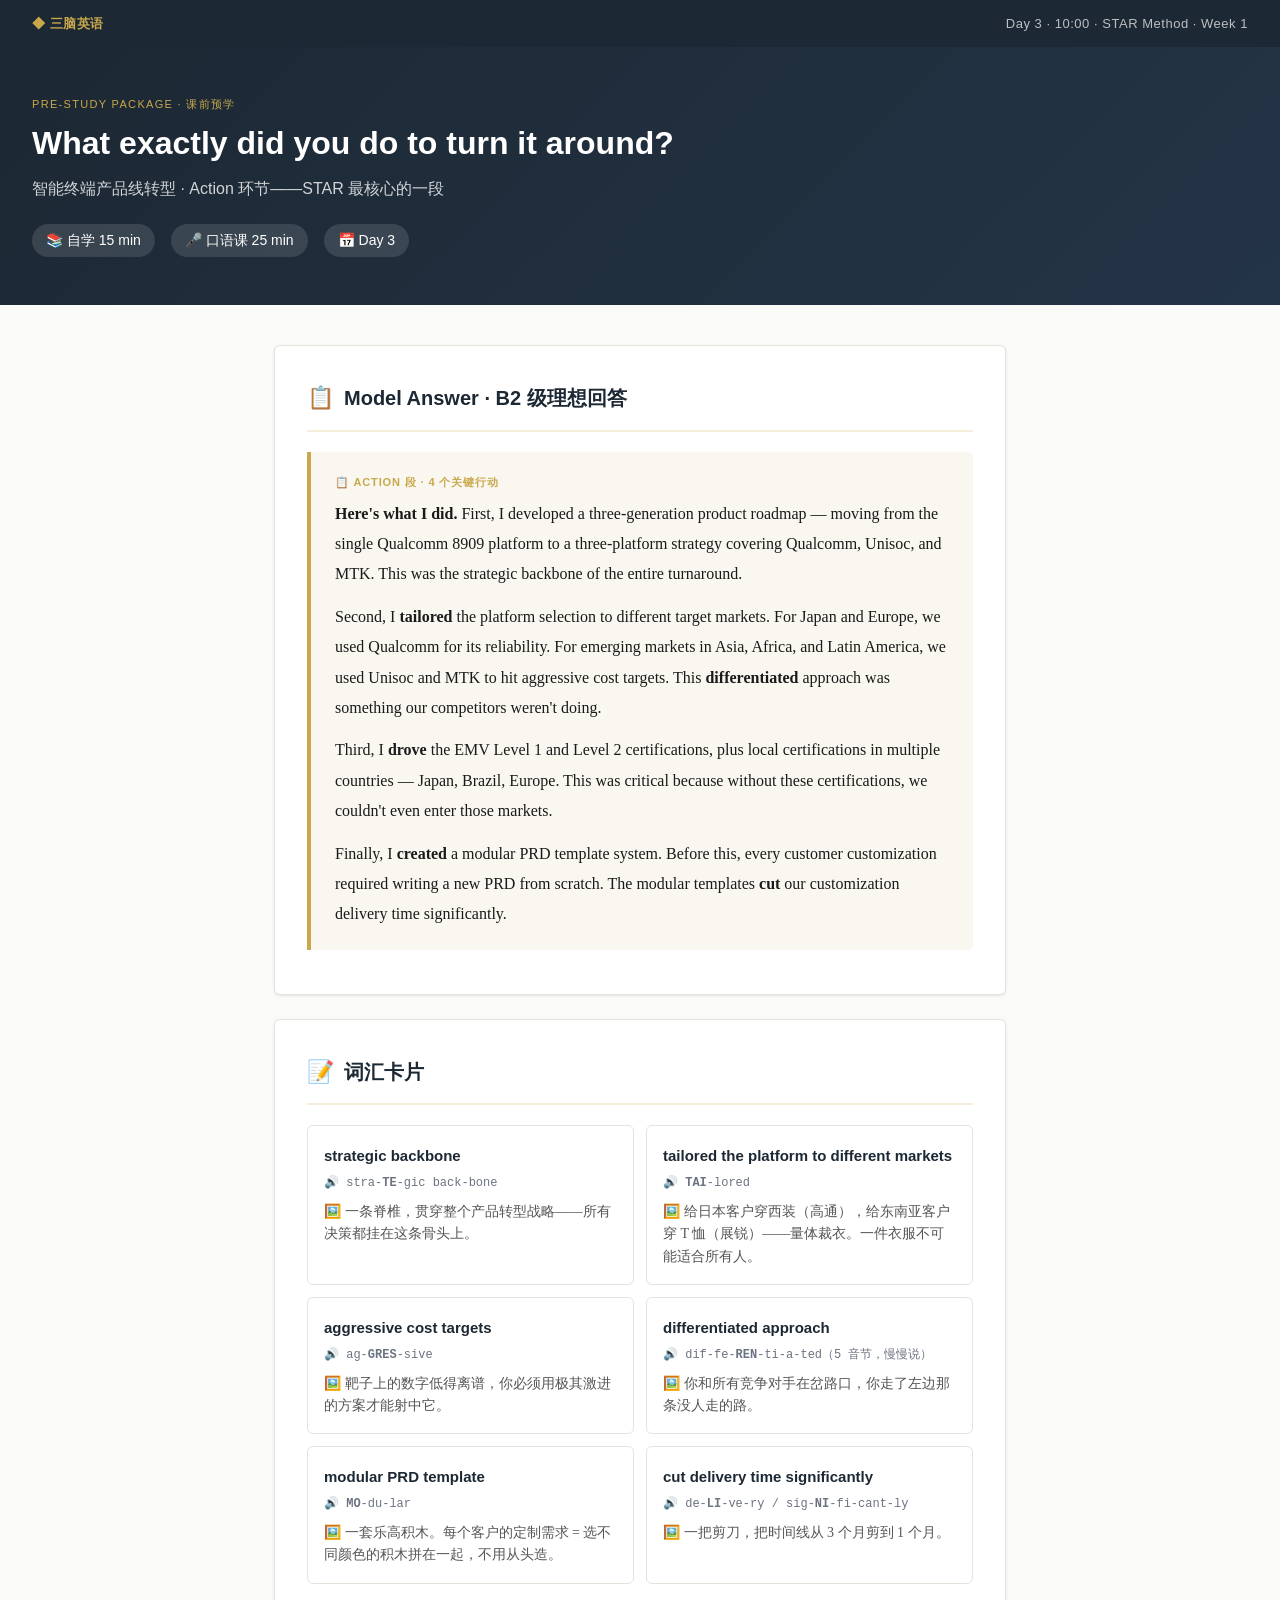
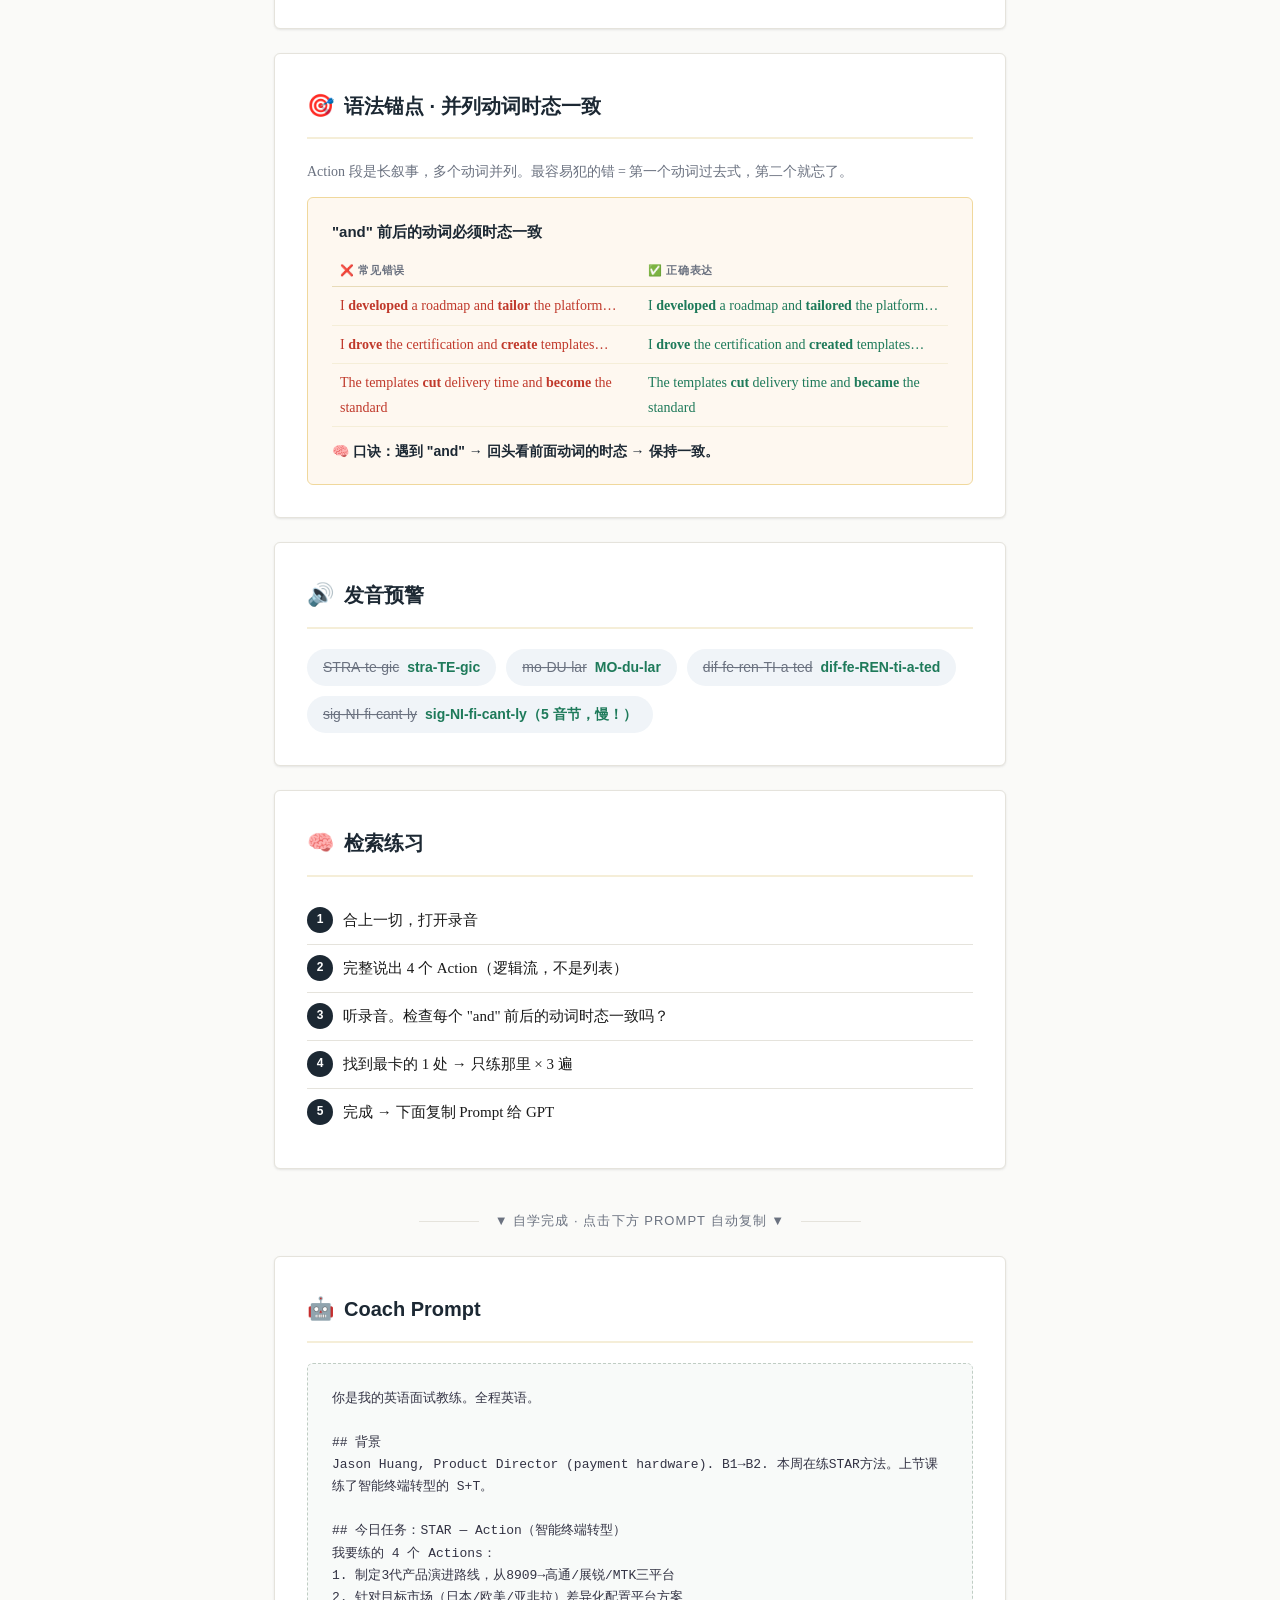
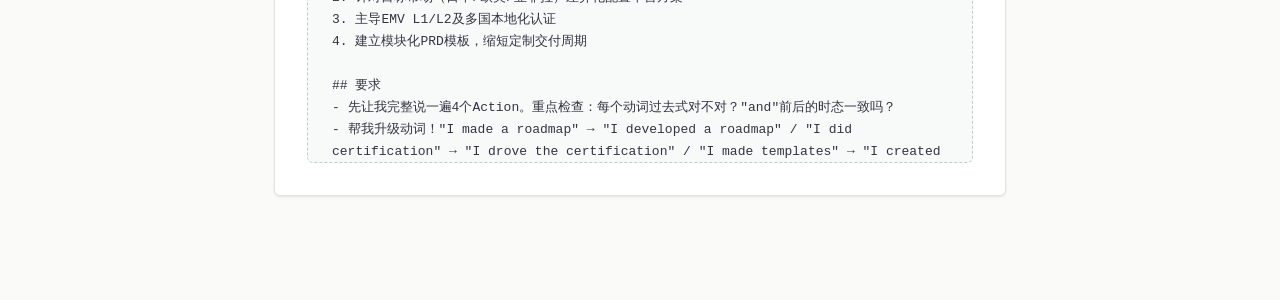
<file: day3/1000.html>
<!DOCTYPE html>
<html lang="zh-CN">
<head>
<meta charset="UTF-8">
<meta name="viewport" content="width=device-width, initial-scale=1.0">
<title>智能终端转型 Action · Day 3 · 10:00</title>
<link rel="stylesheet" href="../css/style.css">
</head>
<body>

<header class="topbar">
  <span class="brand">◆ 三脑英语</span>
  <span class="meta">Day 3 · 10:00 · STAR Method · Week 1</span>
</header>

<div class="hero">
  <div class="eyebrow">Pre-Study Package · 课前预学</div>
  <h1>What exactly did you do to turn it around?</h1>
  <div class="subtitle">智能终端产品线转型 · Action 环节——STAR 最核心的一段</div>
  <div class="time-block">
    <span class="pill">📚 自学 15 min</span>
    <span class="pill">🎤 口语课 25 min</span>
    <span class="pill">📅 Day 3</span>
  </div>
</div>

<div class="container">

<!-- Model Answer -->
<div class="section">
  <h2><span class="icon">📋</span> Model Answer · B2 级理想回答</h2>

  <div class="model-answer">
    <div class="qa-label">📋 Action 段 · 4 个关键行动</div>
    <p><strong>Here's what I did.</strong> First, I developed a three-generation product roadmap — moving from the single Qualcomm 8909 platform to a three-platform strategy covering Qualcomm, Unisoc, and MTK. This was the strategic backbone of the entire turnaround.</p>
    <p>Second, I <strong>tailored</strong> the platform selection to different target markets. For Japan and Europe, we used Qualcomm for its reliability. For emerging markets in Asia, Africa, and Latin America, we used Unisoc and MTK to hit aggressive cost targets. This <strong>differentiated</strong> approach was something our competitors weren't doing.</p>
    <p>Third, I <strong>drove</strong> the EMV Level 1 and Level 2 certifications, plus local certifications in multiple countries — Japan, Brazil, Europe. This was critical because without these certifications, we couldn't even enter those markets.</p>
    <p>Finally, I <strong>created</strong> a modular PRD template system. Before this, every customer customization required writing a new PRD from scratch. The modular templates <strong>cut</strong> our customization delivery time significantly.</p>
  </div>
</div>

<!-- Vocabulary Cards -->
<div class="section">
  <h2><span class="icon">📝</span> 词汇卡片</h2>

  <div class="vocab-grid">
    <div class="vocab-card">
      <div class="chunk">strategic backbone</div>
      <div class="pron">🔊 stra-<strong>TE</strong>-gic back-bone</div>
      <div class="scene">一条脊椎，贯穿整个产品转型战略——所有决策都挂在这条骨头上。</div>
    </div>

    <div class="vocab-card">
      <div class="chunk">tailored the platform to different markets</div>
      <div class="pron">🔊 <strong>TAI</strong>-lored</div>
      <div class="scene">给日本客户穿西装（高通），给东南亚客户穿 T 恤（展锐）——量体裁衣。一件衣服不可能适合所有人。</div>
    </div>

    <div class="vocab-card">
      <div class="chunk">aggressive cost targets</div>
      <div class="pron">🔊 ag-<strong>GRES</strong>-sive</div>
      <div class="scene">靶子上的数字低得离谱，你必须用极其激进的方案才能射中它。</div>
    </div>

    <div class="vocab-card">
      <div class="chunk">differentiated approach</div>
      <div class="pron">🔊 dif-fe-<strong>REN</strong>-ti-a-ted（5 音节，慢慢说）</div>
      <div class="scene">你和所有竞争对手在岔路口，你走了左边那条没人走的路。</div>
    </div>

    <div class="vocab-card">
      <div class="chunk">modular PRD template</div>
      <div class="pron">🔊 <strong>MO</strong>-du-lar</div>
      <div class="scene">一套乐高积木。每个客户的定制需求 = 选不同颜色的积木拼在一起，不用从头造。</div>
    </div>

    <div class="vocab-card">
      <div class="chunk">cut delivery time significantly</div>
      <div class="pron">🔊 de-<strong>LI</strong>-ve-ry / sig-<strong>NI</strong>-fi-cant-ly</div>
      <div class="scene">一把剪刀，把时间线从 3 个月剪到 1 个月。</div>
    </div>
  </div>
</div>

<!-- Grammar Anchor -->
<div class="section">
  <h2><span class="icon">🎯</span> 语法锚点 · 并列动词时态一致</h2>
  <p style="font-size:14px;color:var(--muted);margin-bottom:12px;">Action 段是长叙事，多个动词并列。最容易犯的错 = 第一个动词过去式，第二个就忘了。</p>

  <div class="grammar-box">
    <div class="rule">"and" 前后的动词必须时态一致</div>
    <table>
      <tr><th>❌ 常见错误</th><th>✅ 正确表达</th></tr>
      <tr>
        <td class="wrong">I <strong>developed</strong> a roadmap and <strong>tailor</strong> the platform…</td>
        <td class="right">I <strong>developed</strong> a roadmap and <strong>tailored</strong> the platform…</td>
      </tr>
      <tr>
        <td class="wrong">I <strong>drove</strong> the certification and <strong>create</strong> templates…</td>
        <td class="right">I <strong>drove</strong> the certification and <strong>created</strong> templates…</td>
      </tr>
      <tr>
        <td class="wrong">The templates <strong>cut</strong> delivery time and <strong>become</strong> the standard</td>
        <td class="right">The templates <strong>cut</strong> delivery time and <strong>became</strong> the standard</td>
      </tr>
    </table>
    <div class="mnemonic">遇到 "and" → 回头看前面动词的时态 → 保持一致。</div>
  </div>
</div>

<!-- Pronunciation -->
<div class="section">
  <h2><span class="icon">🔊</span> 发音预警</h2>
  <div class="pron-alert">
    <div class="pron-item"><span class="wrong-pron">STRA-te-gic</span> <span class="right-pron">stra-<strong>TE</strong>-gic</span></div>
    <div class="pron-item"><span class="wrong-pron">mo-DU-lar</span> <span class="right-pron"><strong>MO</strong>-du-lar</span></div>
    <div class="pron-item"><span class="wrong-pron">dif-fe-ren-TI-a-ted</span> <span class="right-pron">dif-fe-<strong>REN</strong>-ti-a-ted</span></div>
    <div class="pron-item"><span class="wrong-pron">sig-NI-fi-cant-ly</span> <span class="right-pron">sig-<strong>NI</strong>-fi-cant-ly（5 音节，慢！）</span></div>
  </div>
</div>

<!-- Retrieval -->
<div class="section">
  <h2><span class="icon">🧠</span> 检索练习</h2>
  <ol class="checklist">
    <li>合上一切，打开录音</li>
    <li>完整说出 4 个 Action（逻辑流，不是列表）</li>
    <li>听录音。检查每个 "and" 前后的动词时态一致吗？</li>
    <li>找到最卡的 1 处 → 只练那里 × 3 遍</li>
    <li>完成 → 下面复制 Prompt 给 GPT</li>
  </ol>
</div>

<!-- Coach Prompt -->
<div class="coach-divider">▼ 自学完成 · 点击下方 Prompt 自动复制 ▼</div>

<div class="section">
  <h2><span class="icon">🤖</span> Coach Prompt</h2>
  <div class="coach-prompt" id="prompt">你是我的英语面试教练。全程英语。

## 背景
Jason Huang, Product Director (payment hardware). B1→B2. 本周在练STAR方法。上节课练了智能终端转型的 S+T。

## 今日任务：STAR — Action（智能终端转型）
我要练的 4 个 Actions：
1. 制定3代产品演进路线，从8909→高通/展锐/MTK三平台
2. 针对目标市场（日本/欧美/亚非拉）差异化配置平台方案
3. 主导EMV L1/L2及多国本地化认证
4. 建立模块化PRD模板，缩短定制交付周期

## 要求
- 先让我完整说一遍4个Action。重点检查：每个动词过去式对不对？"and"前后的时态一致吗？
- 帮我升级动词！"I made a roadmap" → "I developed a roadmap" / "I did certification" → "I drove the certification" / "I made templates" → "I created modular PRD templates"
- 练3遍，每遍强调一个点：准确性→流畅→感染力
- 4个Action之间要有逻辑流（不是列表，是叙事）

## 课后
===EVAL_START===
COMPLETION:% DURATION:min
GRAMMAR:- past_tense | % (was today_0800%) | note on parallel verbs
SPEAKING:- fluency | % | +/-X | "note" - accuracy | % | +/-X | "note"
COACH_NOTES: Action verbs quality? Parallel structure?
INTERVIEW:- star_action | % (was 35%) | note
对Planner建议: 一句话
===EVAL_END===</div>
</div>

</div>

<script>
const p=document.getElementById('prompt');p.addEventListener('click',function(){const r=document.createRange();r.selectNodeContents(this);window.getSelection().removeAllRanges();window.getSelection().addRange(r);navigator.clipboard.writeText(this.textContent).then(()=>{const o=this.style.background;this.style.background='#e8f5e9';this.style.borderColor='#1e7a5a';setTimeout(()=>{this.style.background=o;this.style.borderColor='#c0cdc4'},900)})});
</script>
</body>
</html>
</file>
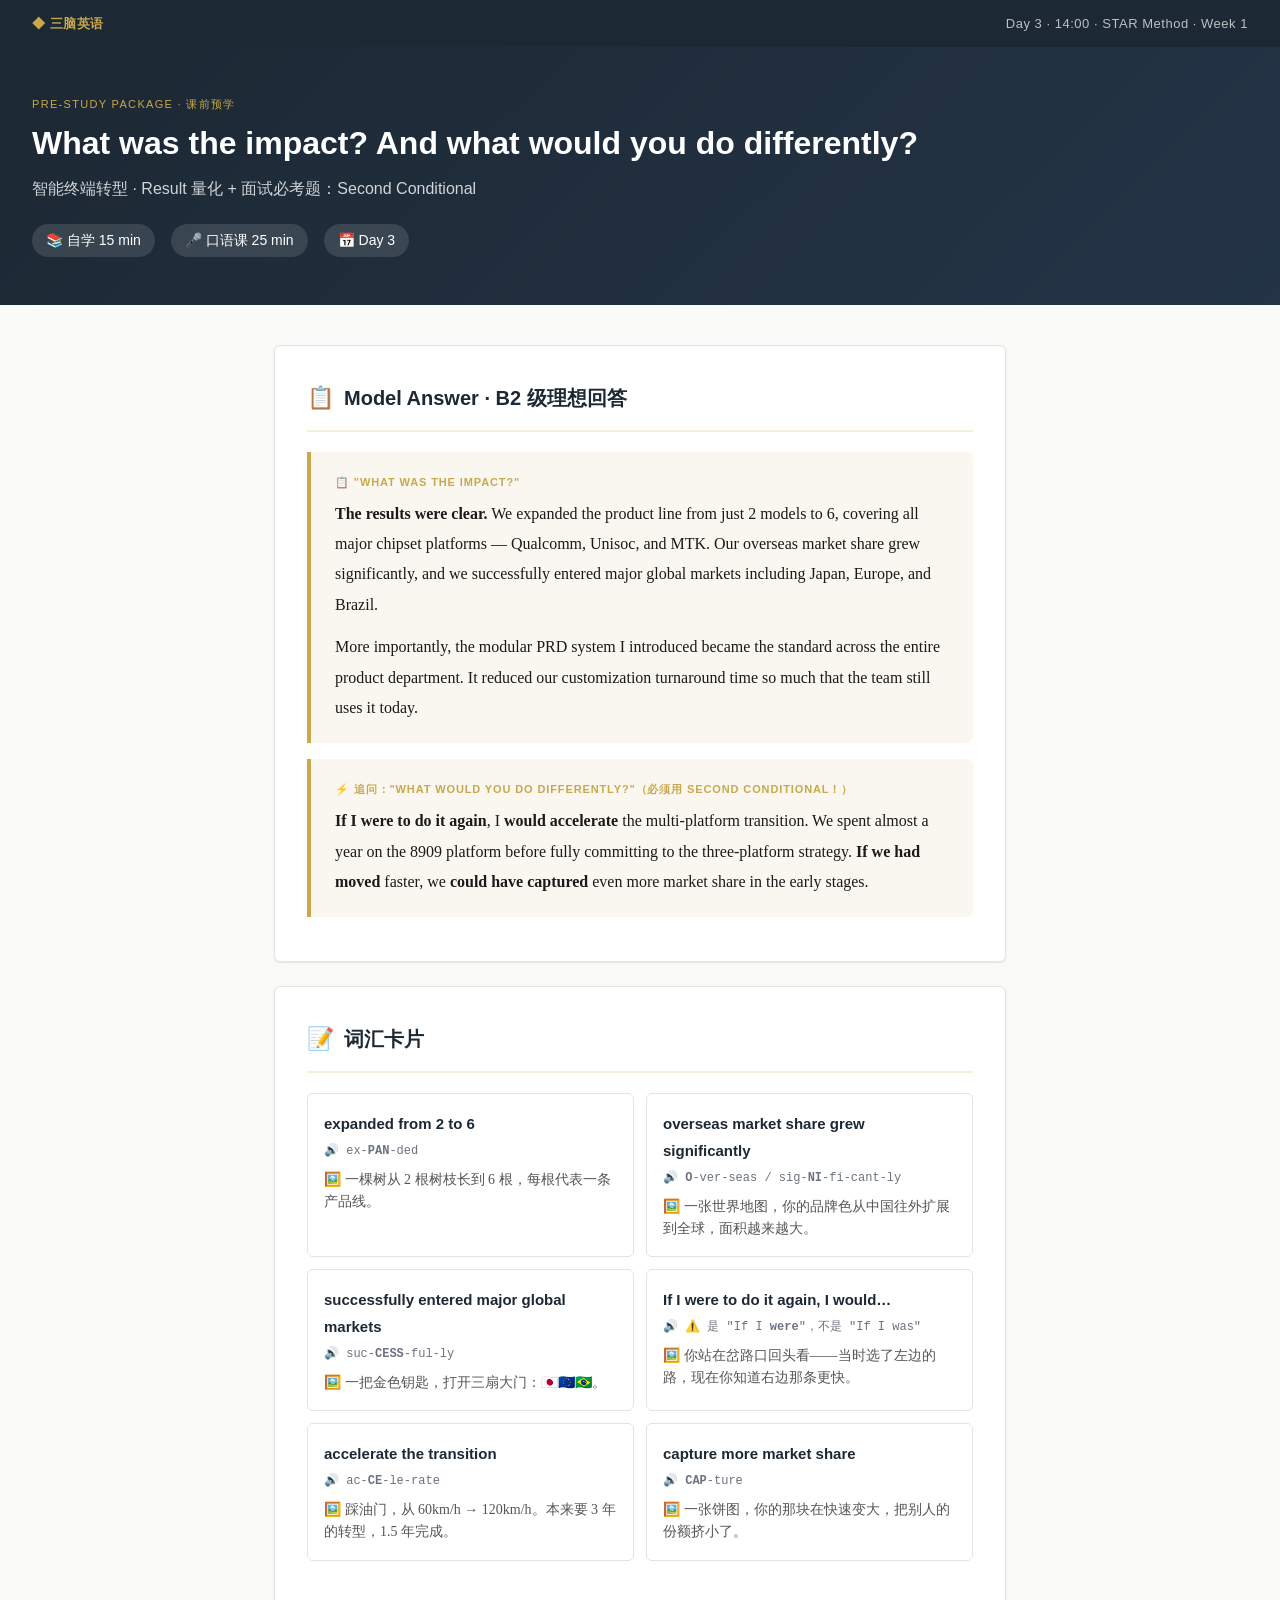
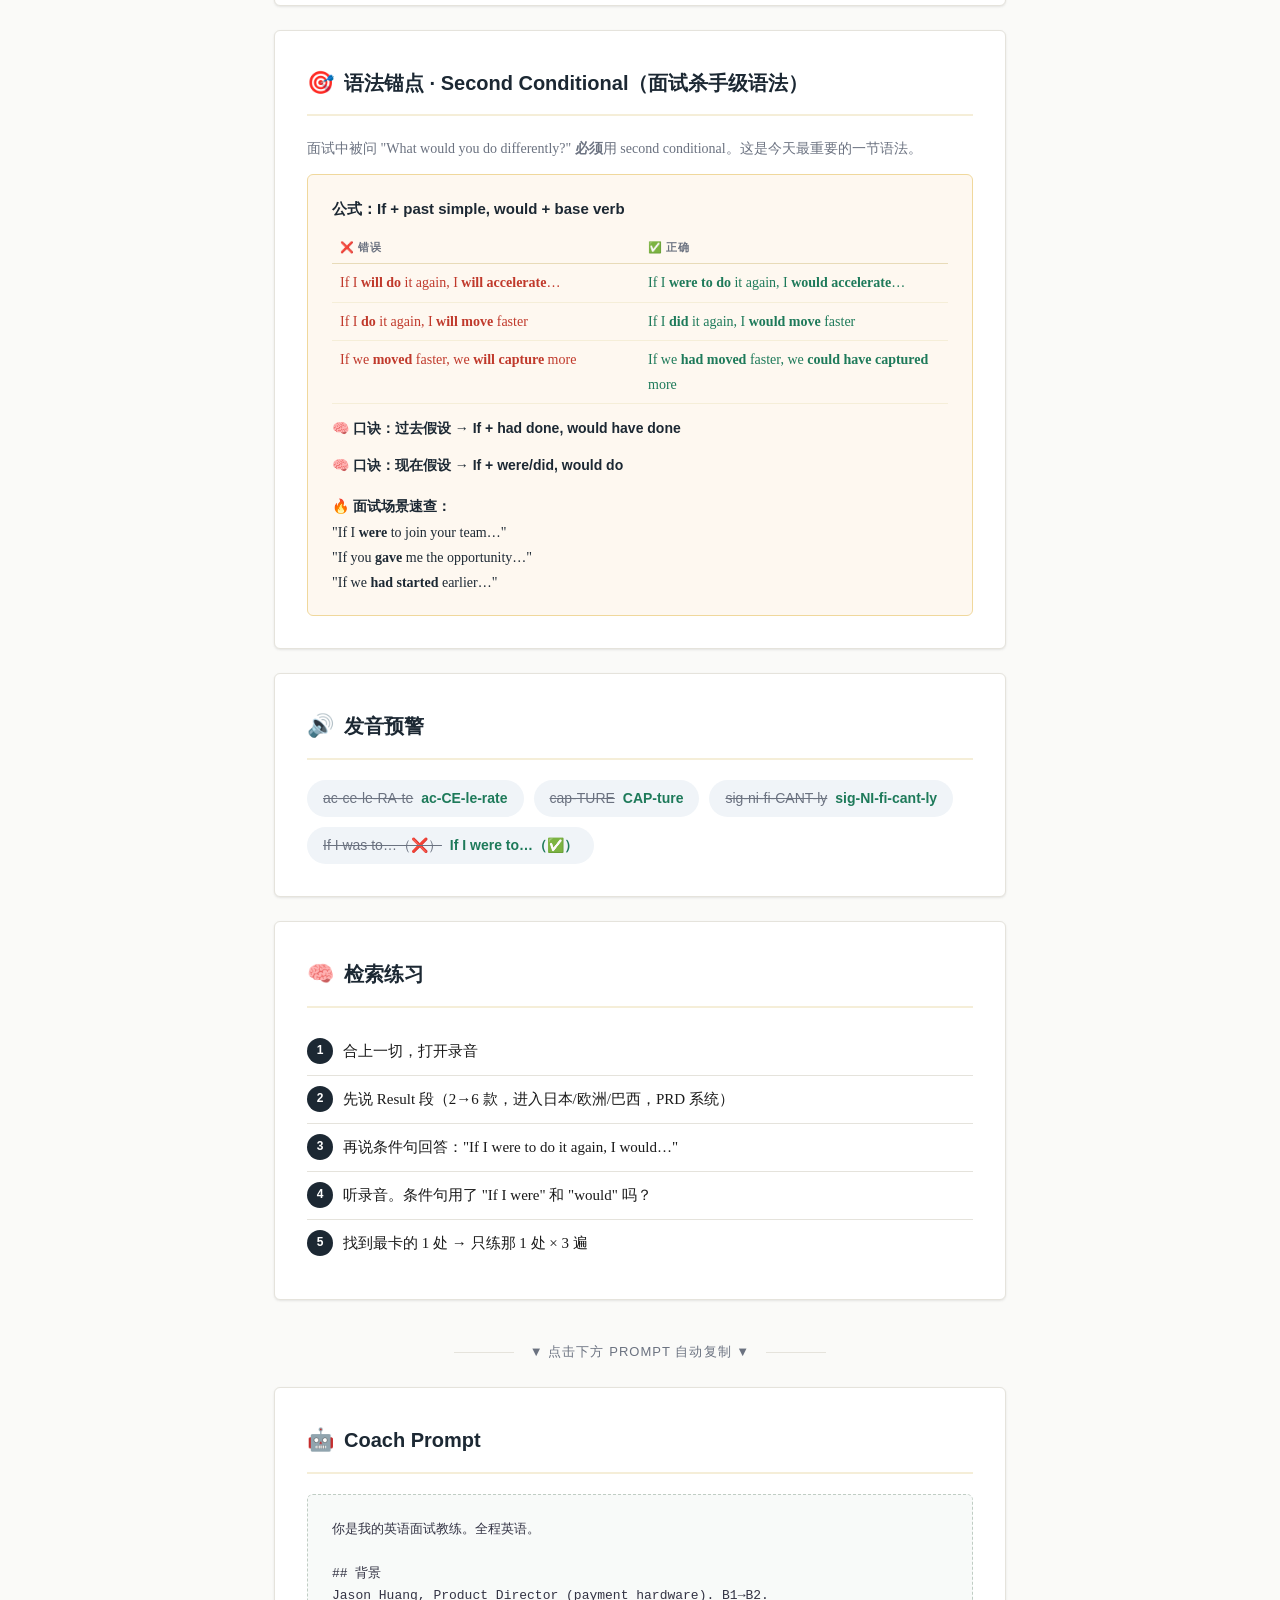
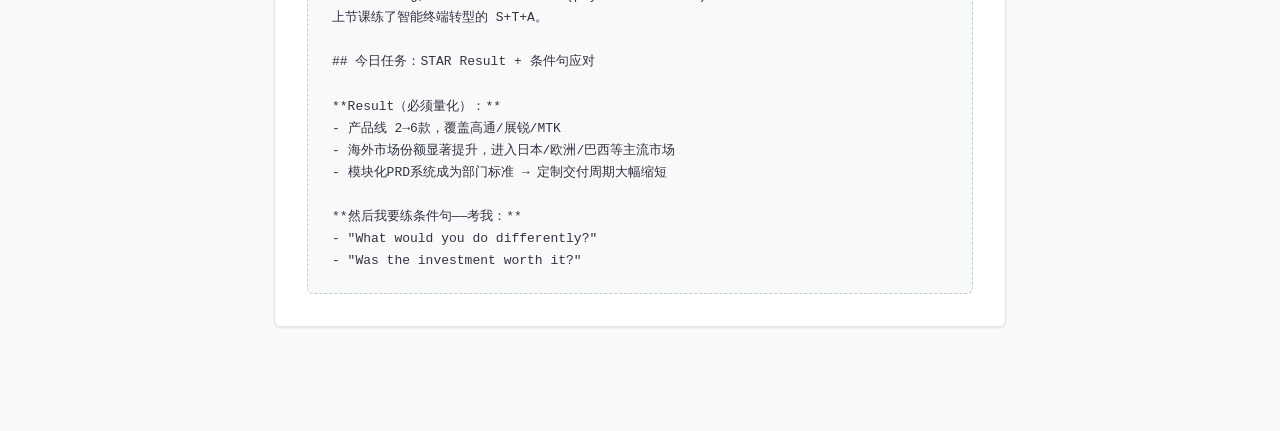
<file: day3/1400.html>
<!DOCTYPE html>
<html lang="zh-CN">
<head>
<meta charset="UTF-8">
<meta name="viewport" content="width=device-width, initial-scale=1.0">
<title>智能终端转型 Results + Conditionals · Day 3 · 14:00</title>
<link rel="stylesheet" href="../css/style.css">
</head>
<body>

<header class="topbar">
  <span class="brand">◆ 三脑英语</span>
  <span class="meta">Day 3 · 14:00 · STAR Method · Week 1</span>
</header>

<div class="hero">
  <div class="eyebrow">Pre-Study Package · 课前预学</div>
  <h1>What was the impact? And what would you do differently?</h1>
  <div class="subtitle">智能终端转型 · Result 量化 + 面试必考题：Second Conditional</div>
  <div class="time-block">
    <span class="pill">📚 自学 15 min</span>
    <span class="pill">🎤 口语课 25 min</span>
    <span class="pill">📅 Day 3</span>
  </div>
</div>

<div class="container">

<!-- Model Answer -->
<div class="section">
  <h2><span class="icon">📋</span> Model Answer · B2 级理想回答</h2>

  <div class="model-answer">
    <div class="qa-label">📋 "What was the impact?"</div>
    <p><strong>The results were clear.</strong> We expanded the product line from just 2 models to 6, covering all major chipset platforms — Qualcomm, Unisoc, and MTK. Our overseas market share grew significantly, and we successfully entered major global markets including Japan, Europe, and Brazil.</p>
    <p>More importantly, the modular PRD system I introduced became the standard across the entire product department. It reduced our customization turnaround time so much that the team still uses it today.</p>
  </div>

  <div class="model-answer" style="margin-top:16px;">
    <div class="qa-label">⚡ 追问："What would you do differently?"（必须用 Second Conditional！）</div>
    <p><strong>If I were to do it again</strong>, I <strong>would accelerate</strong> the multi-platform transition. We spent almost a year on the 8909 platform before fully committing to the three-platform strategy. <strong>If we had moved</strong> faster, we <strong>could have captured</strong> even more market share in the early stages.</p>
  </div>
</div>

<!-- Vocabulary Cards -->
<div class="section">
  <h2><span class="icon">📝</span> 词汇卡片</h2>

  <div class="vocab-grid">
    <div class="vocab-card">
      <div class="chunk">expanded from 2 to 6</div>
      <div class="pron">🔊 ex-<strong>PAN</strong>-ded</div>
      <div class="scene">一棵树从 2 根树枝长到 6 根，每根代表一条产品线。</div>
    </div>
    <div class="vocab-card">
      <div class="chunk">overseas market share grew significantly</div>
      <div class="pron">🔊 <strong>O</strong>-ver-seas / sig-<strong>NI</strong>-fi-cant-ly</div>
      <div class="scene">一张世界地图，你的品牌色从中国往外扩展到全球，面积越来越大。</div>
    </div>
    <div class="vocab-card">
      <div class="chunk">successfully entered major global markets</div>
      <div class="pron">🔊 suc-<strong>CESS</strong>-ful-ly</div>
      <div class="scene">一把金色钥匙，打开三扇大门：🇯🇵🇪🇺🇧🇷。</div>
    </div>
    <div class="vocab-card">
      <div class="chunk">If I were to do it again, I would…</div>
      <div class="pron">🔊 ⚠️ 是 "If I <strong>were</strong>"，不是 "If I was"</div>
      <div class="scene">你站在岔路口回头看——当时选了左边的路，现在你知道右边那条更快。</div>
    </div>
    <div class="vocab-card">
      <div class="chunk">accelerate the transition</div>
      <div class="pron">🔊 ac-<strong>CE</strong>-le-rate</div>
      <div class="scene">踩油门，从 60km/h → 120km/h。本来要 3 年的转型，1.5 年完成。</div>
    </div>
    <div class="vocab-card">
      <div class="chunk">capture more market share</div>
      <div class="pron">🔊 <strong>CAP</strong>-ture</div>
      <div class="scene">一张饼图，你的那块在快速变大，把别人的份额挤小了。</div>
    </div>
  </div>
</div>

<!-- Grammar Anchor - Conditionals -->
<div class="section">
  <h2><span class="icon">🎯</span> 语法锚点 · Second Conditional（面试杀手级语法）</h2>
  <p style="font-size:14px;color:var(--muted);margin-bottom:12px;">面试中被问 "What would you do differently?" <strong>必须</strong>用 second conditional。这是今天最重要的一节语法。</p>

  <div class="grammar-box">
    <div class="rule">公式：If + past simple, would + base verb</div>

    <table>
      <tr><th style="width:50%">❌ 错误</th><th style="width:50%">✅ 正确</th></tr>
      <tr>
        <td class="wrong">If I <strong>will do</strong> it again, I <strong>will accelerate</strong>…</td>
        <td class="right">If I <strong>were to do</strong> it again, I <strong>would accelerate</strong>…</td>
      </tr>
      <tr>
        <td class="wrong">If I <strong>do</strong> it again, I <strong>will move</strong> faster</td>
        <td class="right">If I <strong>did</strong> it again, I <strong>would move</strong> faster</td>
      </tr>
      <tr>
        <td class="wrong">If we <strong>moved</strong> faster, we <strong>will capture</strong> more</td>
        <td class="right">If we <strong>had moved</strong> faster, we <strong>could have captured</strong> more</td>
      </tr>
    </table>

    <div class="mnemonic" style="margin-top:12px;">过去假设 → If + had done, would have done</div>
    <div class="mnemonic">现在假设 → If + were/did, would do</div>

    <p style="margin-top:16px;font-size:14px;color:var(--navy);">
      <strong>🔥 面试场景速查：</strong><br>
      "If I <strong>were</strong> to join your team…"<br>
      "If you <strong>gave</strong> me the opportunity…"<br>
      "If we <strong>had started</strong> earlier…"
    </p>
  </div>
</div>

<!-- Pronunciation -->
<div class="section">
  <h2><span class="icon">🔊</span> 发音预警</h2>
  <div class="pron-alert">
    <div class="pron-item"><span class="wrong-pron">ac-ce-le-RA-te</span> <span class="right-pron">ac-<strong>CE</strong>-le-rate</span></div>
    <div class="pron-item"><span class="wrong-pron">cap-TURE</span> <span class="right-pron"><strong>CAP</strong>-ture</span></div>
    <div class="pron-item"><span class="wrong-pron">sig-ni-fi-CANT-ly</span> <span class="right-pron">sig-<strong>NI</strong>-fi-cant-ly</span></div>
    <div class="pron-item"><span class="wrong-pron">If I was to…（❌）</span> <span class="right-pron">If I <strong>were</strong> to…（✅）</span></div>
  </div>
</div>

<!-- Retrieval -->
<div class="section">
  <h2><span class="icon">🧠</span> 检索练习</h2>
  <ol class="checklist">
    <li>合上一切，打开录音</li>
    <li>先说 Result 段（2→6 款，进入日本/欧洲/巴西，PRD 系统）</li>
    <li>再说条件句回答："If I were to do it again, I would…"</li>
    <li>听录音。条件句用了 "If I were" 和 "would" 吗？</li>
    <li>找到最卡的 1 处 → 只练那 1 处 × 3 遍</li>
  </ol>
</div>

<div class="coach-divider">▼ 点击下方 Prompt 自动复制 ▼</div>

<div class="section">
  <h2><span class="icon">🤖</span> Coach Prompt</h2>
  <div class="coach-prompt" id="prompt">你是我的英语面试教练。全程英语。

## 背景
Jason Huang, Product Director (payment hardware). B1→B2.
上节课练了智能终端转型的 S+T+A。

## 今日任务：STAR Result + 条件句应对

**Result（必须量化）：**
- 产品线 2→6款，覆盖高通/展锐/MTK
- 海外市场份额显著提升，进入日本/欧洲/巴西等主流市场
- 模块化PRD系统成为部门标准 → 定制交付周期大幅缩短

**然后我要练条件句——考我：**
- "What would you do differently?"
- "Was the investment worth it?"

## 要求
- 先让我说 Result。数字是否准确？冲击力够不够？
- 然后切换到条件句反问。这是今天最关键的部分 — 逼我用 If I were.../If we had... 句式
- 如果我回答时没有用 second conditional，提醒我："Try that again using 'If I were to do it again...'"
- 练3遍：Result→反问→完整

## 课后
===EVAL_START===
COMPLETION:% DURATION:min
GRAMMAR:- conditionals | % (was 45%) | note on 2nd conditional - past_tense | % | note
SPEAKING:- fluency | % | +/-X | "note" - accuracy | % | +/-X | "note"
COACH_NOTES: Result impact? 条件句正确率？
INTERVIEW:- star_result | % (was 55%) | note - conditionals_quality | % | note
对Planner建议: 一句话
===EVAL_END===</div>
</div>

</div>

<script>
const p=document.getElementById('prompt');p.addEventListener('click',function(){const r=document.createRange();r.selectNodeContents(this);window.getSelection().removeAllRanges();window.getSelection().addRange(r);navigator.clipboard.writeText(this.textContent).then(()=>{const o=this.style.background;this.style.background='#e8f5e9';this.style.borderColor='#1e7a5a';setTimeout(()=>{this.style.background=o;this.style.borderColor='#c0cdc4'},900)})});
</script>
</body>
</html>
</file>
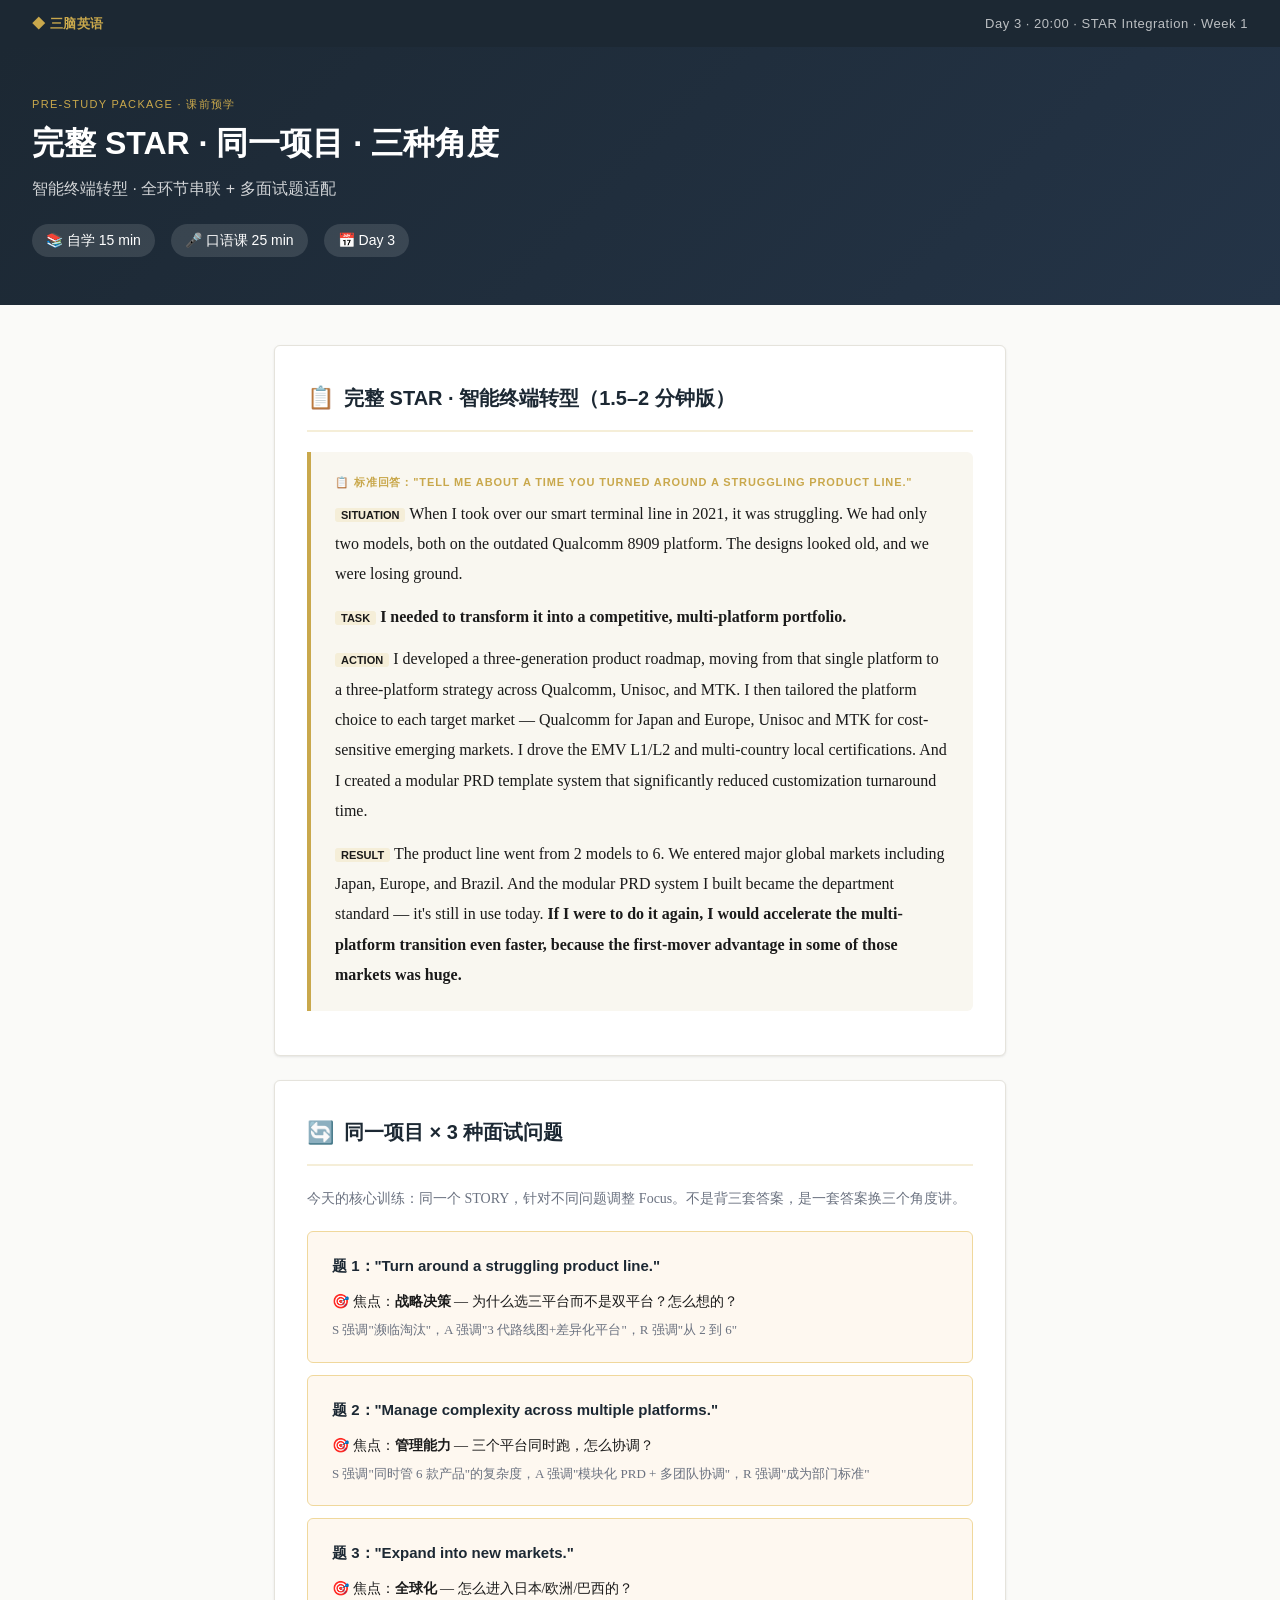
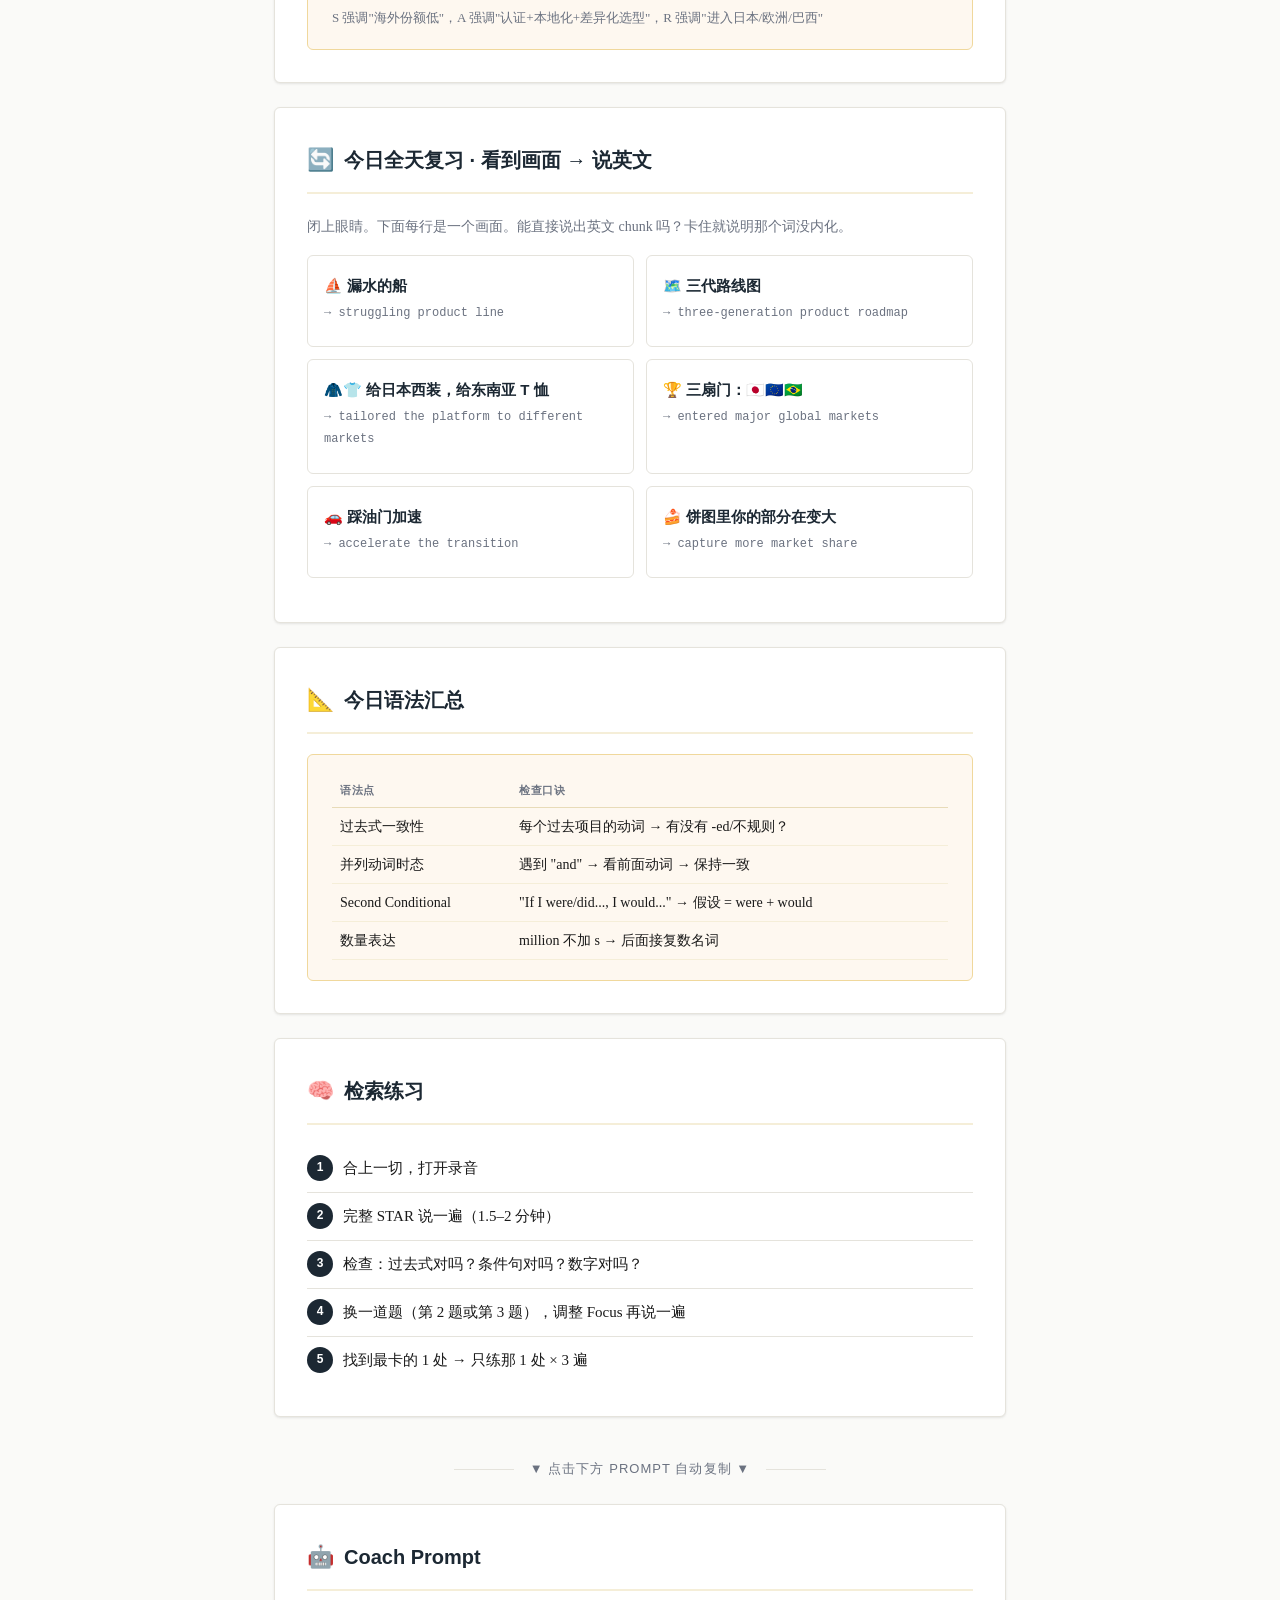
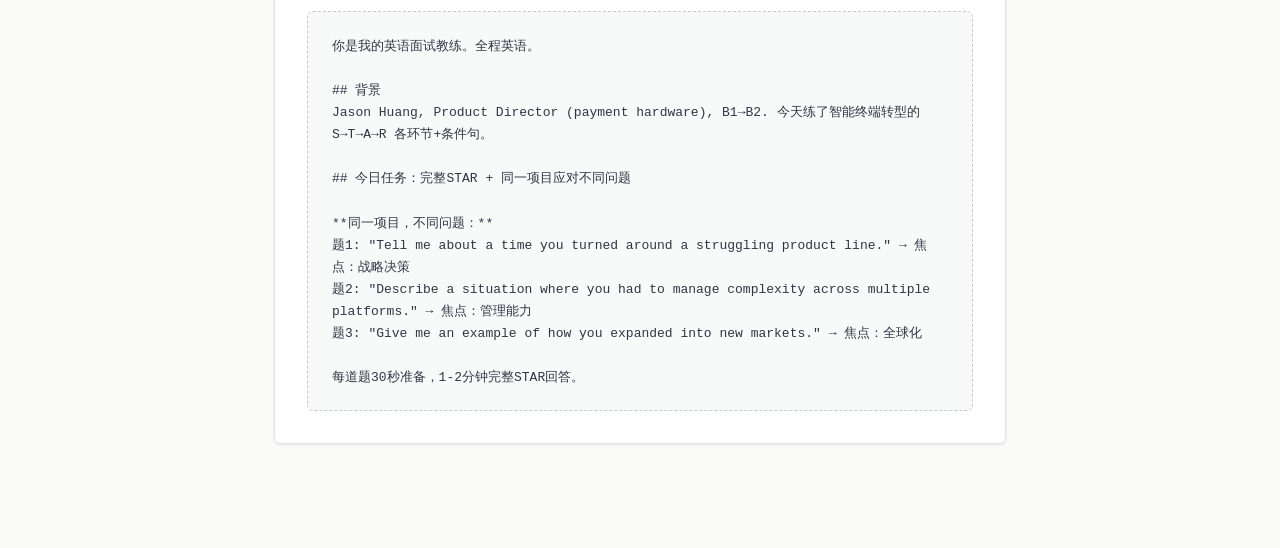
<file: day3/2000.html>
<!DOCTYPE html>
<html lang="zh-CN">
<head>
<meta charset="UTF-8">
<meta name="viewport" content="width=device-width, initial-scale=1.0">
<title>智能终端转型 · 完整 STAR 多角度 · Day 3 · 20:00</title>
<link rel="stylesheet" href="../css/style.css">
</head>
<body>

<header class="topbar">
  <span class="brand">◆ 三脑英语</span>
  <span class="meta">Day 3 · 20:00 · STAR Integration · Week 1</span>
</header>

<div class="hero">
  <div class="eyebrow">Pre-Study Package · 课前预学</div>
  <h1>完整 STAR · 同一项目 · 三种角度</h1>
  <div class="subtitle">智能终端转型 · 全环节串联 + 多面试题适配</div>
  <div class="time-block">
    <span class="pill">📚 自学 15 min</span>
    <span class="pill">🎤 口语课 25 min</span>
    <span class="pill">📅 Day 3</span>
  </div>
</div>

<div class="container">

<!-- Full STAR Model -->
<div class="section">
  <h2><span class="icon">📋</span> 完整 STAR · 智能终端转型（1.5–2 分钟版）</h2>

  <div class="model-answer">
    <div class="qa-label">📋 标准回答："Tell me about a time you turned around a struggling product line."</div>

    <p><span style="background:var(--accent-dim);padding:1px 6px;border-radius:3px;font-family:var(--font-heading);font-size:11px;font-weight:700;">SITUATION</span> When I took over our smart terminal line in 2021, it was struggling. We had only two models, both on the outdated Qualcomm 8909 platform. The designs looked old, and we were losing ground.</p>

    <p><span style="background:var(--accent-dim);padding:1px 6px;border-radius:3px;font-family:var(--font-heading);font-size:11px;font-weight:700;">TASK</span> <strong>I needed to transform it into a competitive, multi-platform portfolio.</strong></p>

    <p><span style="background:var(--accent-dim);padding:1px 6px;border-radius:3px;font-family:var(--font-heading);font-size:11px;font-weight:700;">ACTION</span> I developed a three-generation product roadmap, moving from that single platform to a three-platform strategy across Qualcomm, Unisoc, and MTK. I then tailored the platform choice to each target market — Qualcomm for Japan and Europe, Unisoc and MTK for cost-sensitive emerging markets. I drove the EMV L1/L2 and multi-country local certifications. And I created a modular PRD template system that significantly reduced customization turnaround time.</p>

    <p><span style="background:var(--accent-dim);padding:1px 6px;border-radius:3px;font-family:var(--font-heading);font-size:11px;font-weight:700;">RESULT</span> The product line went from 2 models to 6. We entered major global markets including Japan, Europe, and Brazil. And the modular PRD system I built became the department standard — it's still in use today. <strong>If I were to do it again, I would accelerate the multi-platform transition even faster, because the first-mover advantage in some of those markets was huge.</strong></p>
  </div>
</div>

<!-- Three Angles -->
<div class="section">
  <h2><span class="icon">🔄</span> 同一项目 × 3 种面试问题</h2>
  <p style="font-size:14px;color:var(--muted);margin-bottom:20px;">今天的核心训练：同一个 STORY，针对不同问题调整 Focus。不是背三套答案，是一套答案换三个角度讲。</p>

  <div class="grammar-box" style="margin-bottom:12px;">
    <div class="rule">题 1："Turn around a struggling product line."</div>
    <p style="font-size:14px;margin:4px 0;">🎯 焦点：<strong>战略决策</strong> — 为什么选三平台而不是双平台？怎么想的？</p>
    <p style="font-size:13px;color:var(--muted);margin:0;">S 强调"濒临淘汰"，A 强调"3 代路线图+差异化平台"，R 强调"从 2 到 6"</p>
  </div>

  <div class="grammar-box" style="margin-bottom:12px;">
    <div class="rule">题 2："Manage complexity across multiple platforms."</div>
    <p style="font-size:14px;margin:4px 0;">🎯 焦点：<strong>管理能力</strong> — 三个平台同时跑，怎么协调？</p>
    <p style="font-size:13px;color:var(--muted);margin:0;">S 强调"同时管 6 款产品"的复杂度，A 强调"模块化 PRD + 多团队协调"，R 强调"成为部门标准"</p>
  </div>

  <div class="grammar-box">
    <div class="rule">题 3："Expand into new markets."</div>
    <p style="font-size:14px;margin:4px 0;">🎯 焦点：<strong>全球化</strong> — 怎么进入日本/欧洲/巴西的？</p>
    <p style="font-size:13px;color:var(--muted);margin:0;">S 强调"海外份额低"，A 强调"认证+本地化+差异化选型"，R 强调"进入日本/欧洲/巴西"</p>
  </div>
</div>

<!-- Review Vocab -->
<div class="section">
  <h2><span class="icon">🔄</span> 今日全天复习 · 看到画面 → 说英文</h2>
  <p style="font-size:14px;color:var(--muted);margin-bottom:16px;">闭上眼睛。下面每行是一个画面。能直接说出英文 chunk 吗？卡住就说明那个词没内化。</p>

  <div class="vocab-grid">
    <div class="vocab-card"><div class="chunk">⛵ 漏水的船</div><div class="pron">→ struggling product line</div></div>
    <div class="vocab-card"><div class="chunk">🗺️ 三代路线图</div><div class="pron">→ three-generation product roadmap</div></div>
    <div class="vocab-card"><div class="chunk">🧥👕 给日本西装，给东南亚 T 恤</div><div class="pron">→ tailored the platform to different markets</div></div>
    <div class="vocab-card"><div class="chunk">🏆 三扇门：🇯🇵🇪🇺🇧🇷</div><div class="pron">→ entered major global markets</div></div>
    <div class="vocab-card"><div class="chunk">🚗 踩油门加速</div><div class="pron">→ accelerate the transition</div></div>
    <div class="vocab-card"><div class="chunk">🍰 饼图里你的部分在变大</div><div class="pron">→ capture more market share</div></div>
  </div>
</div>

<!-- Today's Grammar Summary -->
<div class="section">
  <h2><span class="icon">📐</span> 今日语法汇总</h2>
  <div class="grammar-box">
    <table>
      <tr><th>语法点</th><th>检查口诀</th></tr>
      <tr><td>过去式一致性</td><td>每个过去项目的动词 → 有没有 -ed/不规则？</td></tr>
      <tr><td>并列动词时态</td><td>遇到 "and" → 看前面动词 → 保持一致</td></tr>
      <tr><td>Second Conditional</td><td>"If I were/did..., I would..." → 假设 = were + would</td></tr>
      <tr><td>数量表达</td><td>million 不加 s → 后面接复数名词</td></tr>
    </table>
  </div>
</div>

<!-- Retrieval -->
<div class="section">
  <h2><span class="icon">🧠</span> 检索练习</h2>
  <ol class="checklist">
    <li>合上一切，打开录音</li>
    <li>完整 STAR 说一遍（1.5–2 分钟）</li>
    <li>检查：过去式对吗？条件句对吗？数字对吗？</li>
    <li>换一道题（第 2 题或第 3 题），调整 Focus 再说一遍</li>
    <li>找到最卡的 1 处 → 只练那 1 处 × 3 遍</li>
  </ol>
</div>

<div class="coach-divider">▼ 点击下方 Prompt 自动复制 ▼</div>

<div class="section">
  <h2><span class="icon">🤖</span> Coach Prompt</h2>
  <div class="coach-prompt" id="prompt">你是我的英语面试教练。全程英语。

## 背景
Jason Huang, Product Director (payment hardware), B1→B2. 今天练了智能终端转型的 S→T→A→R 各环节+条件句。

## 今日任务：完整STAR + 同一项目应对不同问题

**同一项目，不同问题：**
题1: "Tell me about a time you turned around a struggling product line." → 焦点：战略决策
题2: "Describe a situation where you had to manage complexity across multiple platforms." → 焦点：管理能力
题3: "Give me an example of how you expanded into new markets." → 焦点：全球化

每道题30秒准备，1-2分钟完整STAR回答。

## 要求
- 同一项目，但每道题S的切入点不同、A的侧重点不同、R的强调点不同
- 每道题回答完给1条反馈
- 3题结束后总评：哪个角度最强？哪个最弱？
- 条件句必须出现在至少一道题的回答中

## 课后
===EVAL_START===
COMPLETION:% DURATION:min
GRAMMAR:- past_tense | % | note - conditionals | % | note
SPEAKING:- fluency | % | +/-X | "note" - confidence | % | +/-X | "note" - accuracy | % | +/-X | "note"
COACH_NOTES: STAR flexibility? Which angle strongest?
INTERVIEW:- star_complete | % (was 25%) | note on each angle
对Planner建议: Day 4 优先练什么？
===EVAL_END===</div>
</div>

</div>

<script>
const p=document.getElementById('prompt');p.addEventListener('click',function(){const r=document.createRange();r.selectNodeContents(this);window.getSelection().removeAllRanges();window.getSelection().addRange(r);navigator.clipboard.writeText(this.textContent).then(()=>{const o=this.style.background;this.style.background='#e8f5e9';this.style.borderColor='#1e7a5a';setTimeout(()=>{this.style.background=o;this.style.borderColor='#c0cdc4'},900)})});
</script>
</body>
</html>
</file>
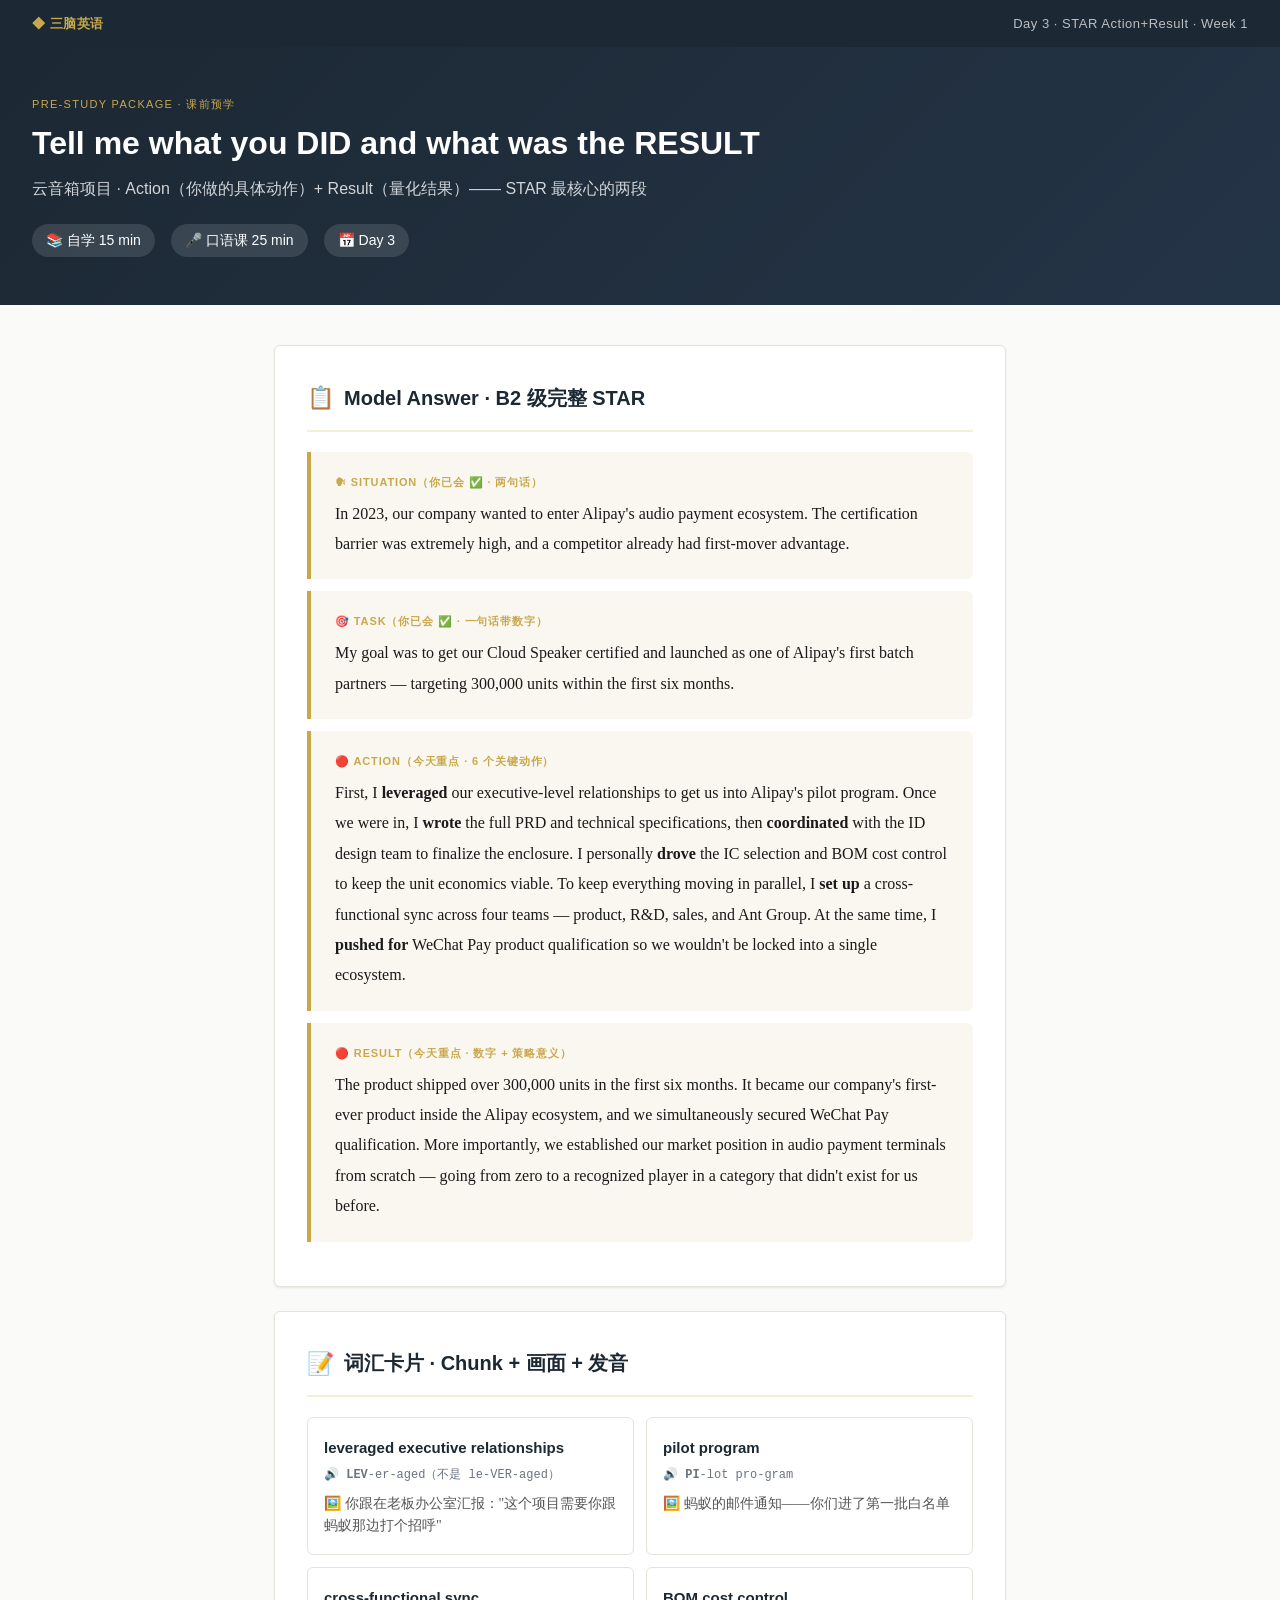
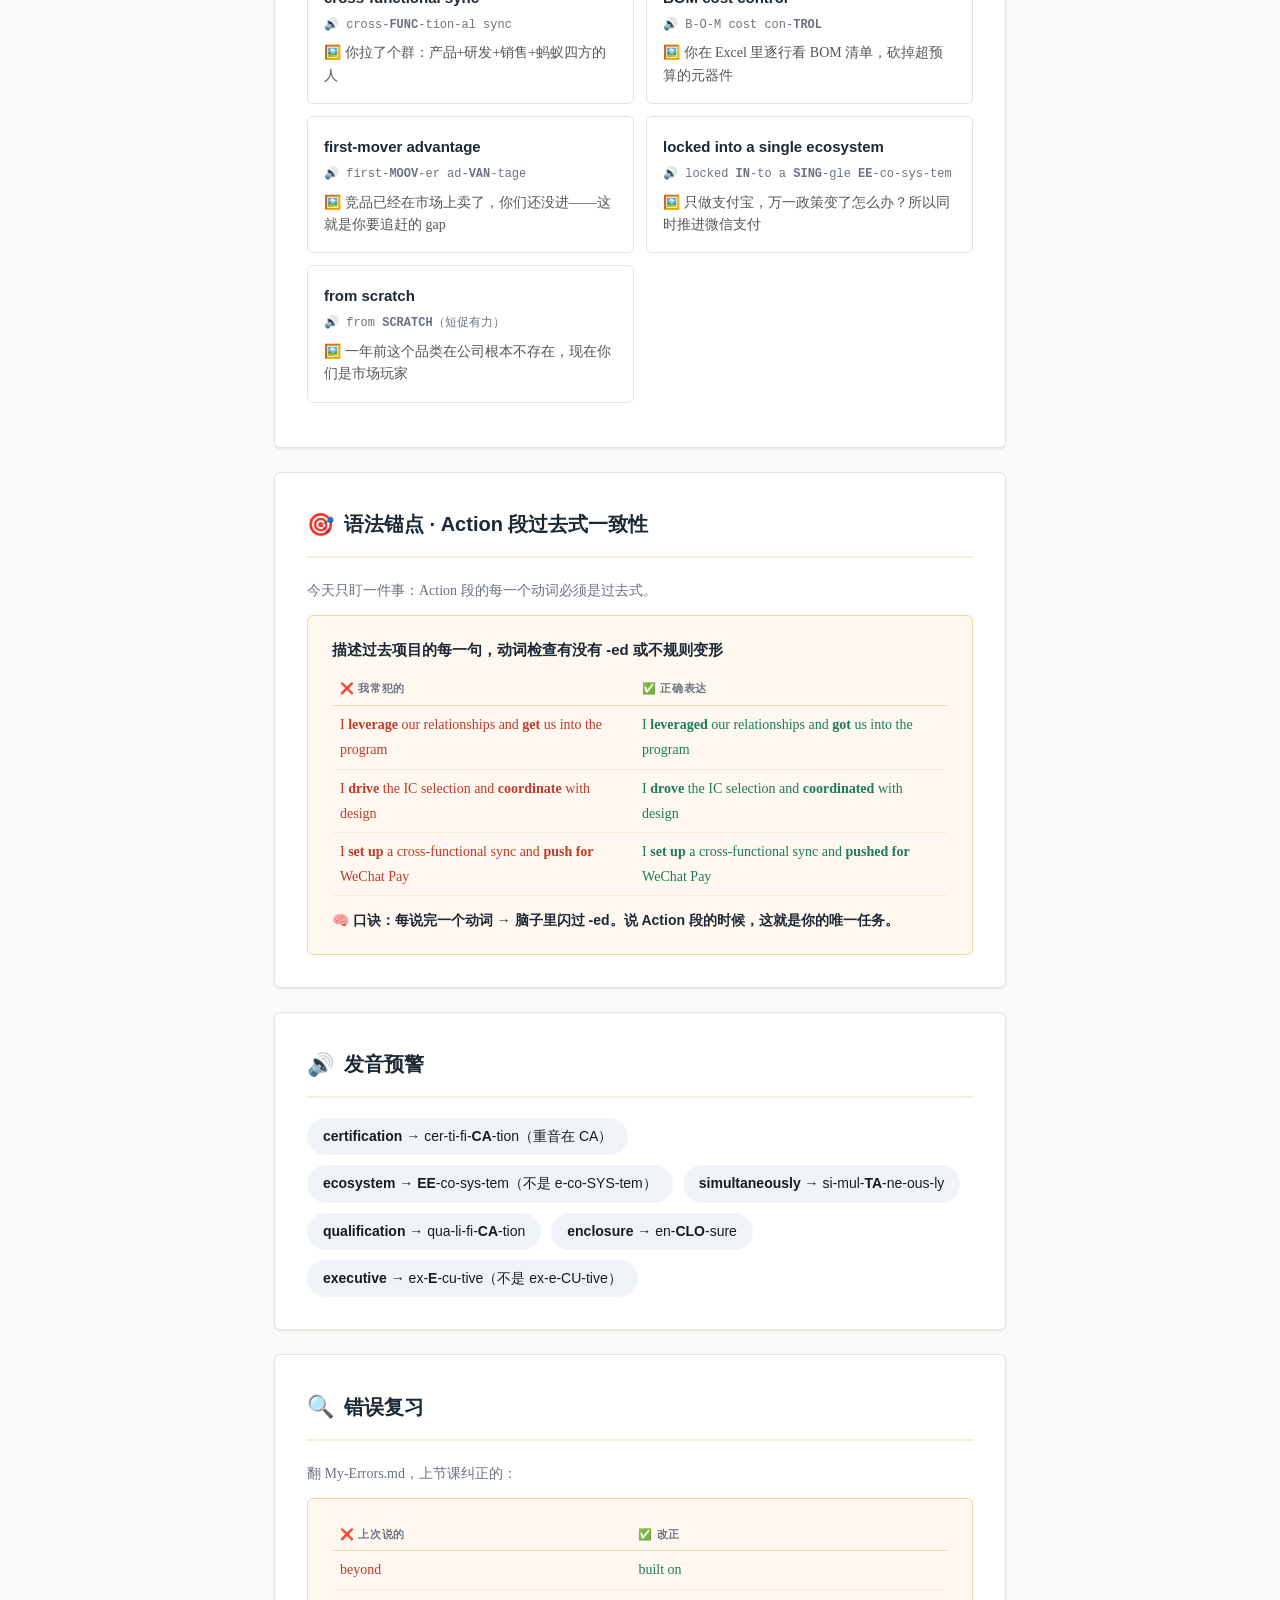
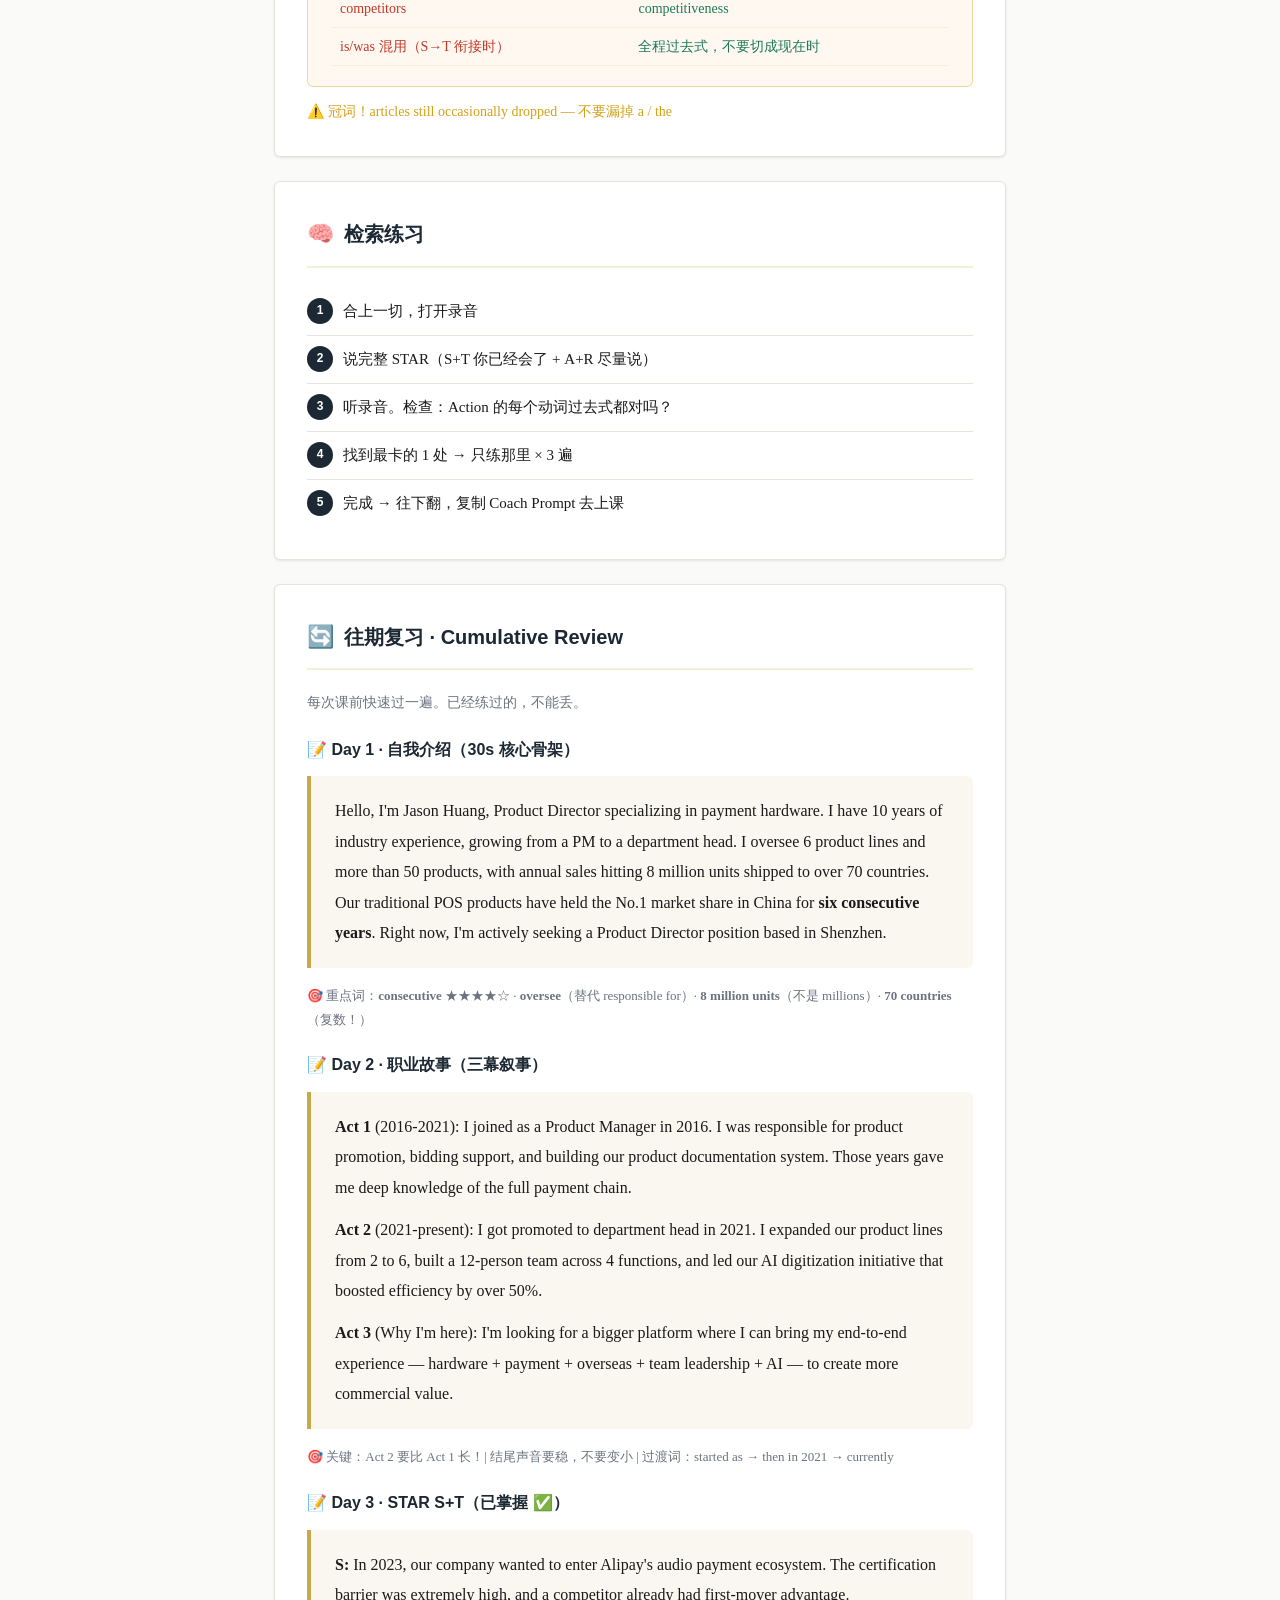
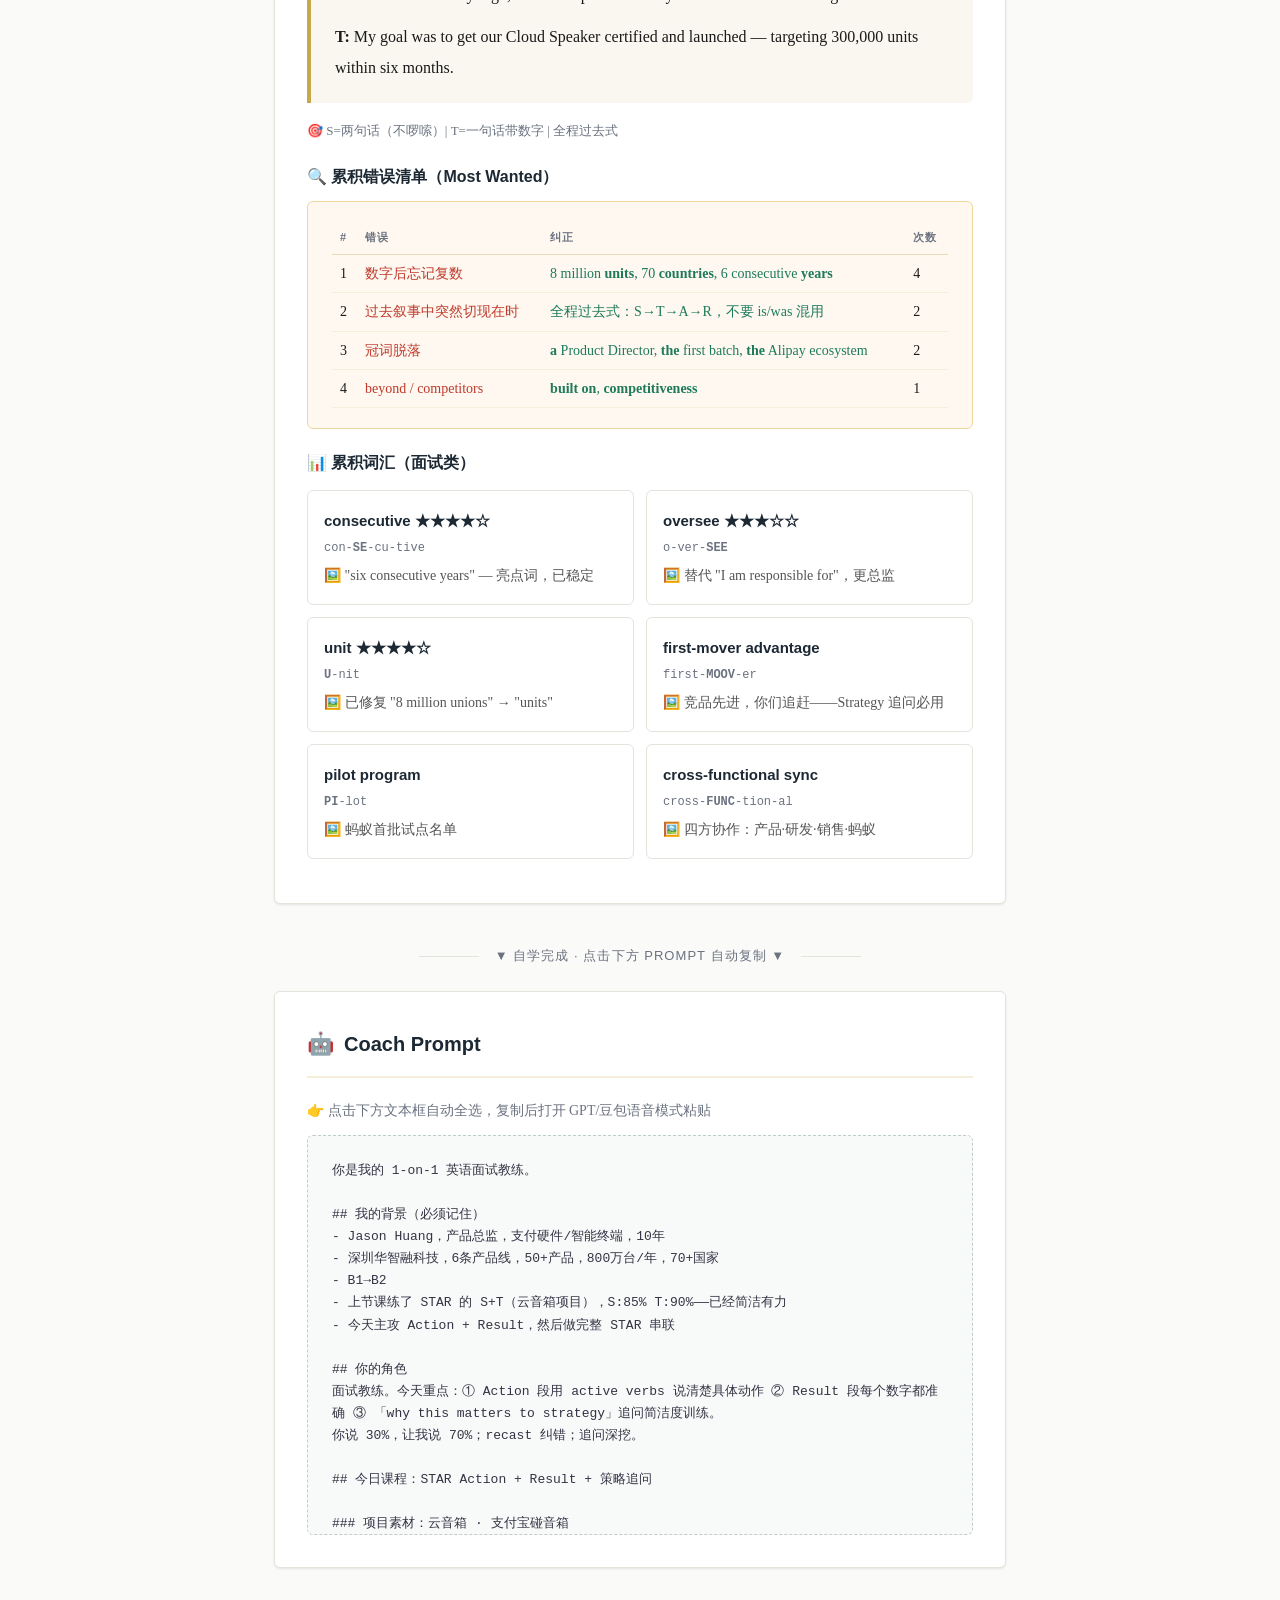
<file: day3/action-result.html>
<!DOCTYPE html>
<html lang="zh-CN">
<head>
<meta charset="UTF-8">
<meta name="viewport" content="width=device-width, initial-scale=1.0">
<title>STAR Action + Result · Day 3 · 云音箱</title>
<link rel="stylesheet" href="../css/style.css">
</head>
<body>

<header class="topbar">
  <span class="brand">◆ 三脑英语</span>
  <span class="meta">Day 3 · STAR Action+Result · Week 1</span>
</header>

<div class="hero">
  <div class="eyebrow">Pre-Study Package · 课前预学</div>
  <h1>Tell me what you DID and what was the RESULT</h1>
  <div class="subtitle">云音箱项目 · Action（你做的具体动作）+ Result（量化结果）—— STAR 最核心的两段</div>
  <div class="time-block">
    <span class="pill">📚 自学 15 min</span>
    <span class="pill">🎤 口语课 25 min</span>
    <span class="pill">📅 Day 3</span>
  </div>
</div>

<div class="container">

<!-- Model Answer -->
<div class="section">
  <h2><span class="icon">📋</span> Model Answer · B2 级完整 STAR</h2>

  <div class="model-answer">
    <div class="qa-label">🗣 Situation（你已会 ✅ · 两句话）</div>
    <p>In 2023, our company wanted to enter Alipay's audio payment ecosystem. The certification barrier was extremely high, and a competitor already had first-mover advantage.</p>
  </div>

  <div class="model-answer">
    <div class="qa-label">🎯 Task（你已会 ✅ · 一句话带数字）</div>
    <p>My goal was to get our Cloud Speaker certified and launched as one of Alipay's first batch partners — targeting 300,000 units within the first six months.</p>
  </div>

  <div class="model-answer">
    <div class="qa-label">🔴 Action（今天重点 · 6 个关键动作）</div>
    <p>First, I <strong>leveraged</strong> our executive-level relationships to get us into Alipay's pilot program. Once we were in, I <strong>wrote</strong> the full PRD and technical specifications, then <strong>coordinated</strong> with the ID design team to finalize the enclosure. I personally <strong>drove</strong> the IC selection and BOM cost control to keep the unit economics viable. To keep everything moving in parallel, I <strong>set up</strong> a cross-functional sync across four teams — product, R&D, sales, and Ant Group. At the same time, I <strong>pushed for</strong> WeChat Pay product qualification so we wouldn't be locked into a single ecosystem.</p>
  </div>

  <div class="model-answer">
    <div class="qa-label">🔴 Result（今天重点 · 数字 + 策略意义）</div>
    <p>The product shipped over 300,000 units in the first six months. It became our company's first-ever product inside the Alipay ecosystem, and we simultaneously secured WeChat Pay qualification. More importantly, we established our market position in audio payment terminals from scratch — going from zero to a recognized player in a category that didn't exist for us before.</p>
  </div>
</div>

<!-- Vocabulary Cards -->
<div class="section">
  <h2><span class="icon">📝</span> 词汇卡片 · Chunk + 画面 + 发音</h2>

  <div class="vocab-grid">
    <div class="vocab-card">
      <div class="chunk">leveraged executive relationships</div>
      <div class="pron">🔊 <strong>LEV</strong>-er-aged（不是 le-VER-aged）</div>
      <div class="scene">你跟在老板办公室汇报："这个项目需要你跟蚂蚁那边打个招呼"</div>
    </div>

    <div class="vocab-card">
      <div class="chunk">pilot program</div>
      <div class="pron">🔊 <strong>PI</strong>-lot pro-gram</div>
      <div class="scene">蚂蚁的邮件通知——你们进了第一批白名单</div>
    </div>

    <div class="vocab-card">
      <div class="chunk">cross-functional sync</div>
      <div class="pron">🔊 cross-<strong>FUNC</strong>-tion-al sync</div>
      <div class="scene">你拉了个群：产品+研发+销售+蚂蚁四方的人</div>
    </div>

    <div class="vocab-card">
      <div class="chunk">BOM cost control</div>
      <div class="pron">🔊 B-O-M cost con-<strong>TROL</strong></div>
      <div class="scene">你在 Excel 里逐行看 BOM 清单，砍掉超预算的元器件</div>
    </div>

    <div class="vocab-card">
      <div class="chunk">first-mover advantage</div>
      <div class="pron">🔊 first-<strong>MOOV</strong>-er ad-<strong>VAN</strong>-tage</div>
      <div class="scene">竞品已经在市场上卖了，你们还没进——这就是你要追赶的 gap</div>
    </div>

    <div class="vocab-card">
      <div class="chunk">locked into a single ecosystem</div>
      <div class="pron">🔊 locked <strong>IN</strong>-to a <strong>SING</strong>-gle <strong>EE</strong>-co-sys-tem</div>
      <div class="scene">只做支付宝，万一政策变了怎么办？所以同时推进微信支付</div>
    </div>

    <div class="vocab-card">
      <div class="chunk">from scratch</div>
      <div class="pron">🔊 from <strong>SCRATCH</strong>（短促有力）</div>
      <div class="scene">一年前这个品类在公司根本不存在，现在你们是市场玩家</div>
    </div>
  </div>
</div>

<!-- Grammar Anchor -->
<div class="section">
  <h2><span class="icon">🎯</span> 语法锚点 · Action 段过去式一致性</h2>
  <p style="font-size:14px;color:var(--muted);margin-bottom:12px;">今天只盯一件事：Action 段的每一个动词必须是过去式。</p>

  <div class="grammar-box">
    <div class="rule">描述过去项目的每一句，动词检查有没有 -ed 或不规则变形</div>
    <table>
      <tr><th>❌ 我常犯的</th><th>✅ 正确表达</th></tr>
      <tr>
        <td class="wrong">I <strong>leverage</strong> our relationships and <strong>get</strong> us into the program</td>
        <td class="right">I <strong>leveraged</strong> our relationships and <strong>got</strong> us into the program</td>
      </tr>
      <tr>
        <td class="wrong">I <strong>drive</strong> the IC selection and <strong>coordinate</strong> with design</td>
        <td class="right">I <strong>drove</strong> the IC selection and <strong>coordinated</strong> with design</td>
      </tr>
      <tr>
        <td class="wrong">I <strong>set up</strong> a cross-functional sync and <strong>push for</strong> WeChat Pay</td>
        <td class="right">I <strong>set up</strong> a cross-functional sync and <strong>pushed for</strong> WeChat Pay</td>
      </tr>
    </table>
    <div class="mnemonic">每说完一个动词 → 脑子里闪过 -ed。说 Action 段的时候，这就是你的唯一任务。</div>
  </div>
</div>

<!-- Pronunciation -->
<div class="section">
  <h2><span class="icon">🔊</span> 发音预警</h2>
  <div class="pron-alert">
    <div class="pron-item"><strong>certification</strong> → cer-ti-fi-<strong>CA</strong>-tion（重音在 CA）</div>
    <div class="pron-item"><strong>ecosystem</strong> → <strong>EE</strong>-co-sys-tem（不是 e-co-SYS-tem）</div>
    <div class="pron-item"><strong>simultaneously</strong> → si-mul-<strong>TA</strong>-ne-ous-ly</div>
    <div class="pron-item"><strong>qualification</strong> → qua-li-fi-<strong>CA</strong>-tion</div>
    <div class="pron-item"><strong>enclosure</strong> → en-<strong>CLO</strong>-sure</div>
    <div class="pron-item"><strong>executive</strong> → ex-<strong>E</strong>-cu-tive（不是 ex-e-CU-tive）</div>
  </div>
</div>

<!-- Error Review -->
<div class="section">
  <h2><span class="icon">🔍</span> 错误复习</h2>
  <p style="font-size:14px;color:var(--muted);margin-bottom:12px;">翻 My-Errors.md，上节课纠正的：</p>
  <div class="grammar-box">
    <table>
      <tr><th>❌ 上次说的</th><th>✅ 改正</th></tr>
      <tr><td class="wrong">beyond</td><td class="right">built on</td></tr>
      <tr><td class="wrong">competitors</td><td class="right">competitiveness</td></tr>
      <tr><td class="wrong">is/was 混用（S→T 衔接时）</td><td class="right">全程过去式，不要切成现在时</td></tr>
    </table>
  </div>
  <p style="font-size:14px;color:var(--amber);margin-top:12px;">⚠️ 冠词！articles still occasionally dropped — 不要漏掉 a / the</p>
</div>

<!-- Retrieval Practice -->
<div class="section">
  <h2><span class="icon">🧠</span> 检索练习</h2>
  <ol class="checklist">
    <li>合上一切，打开录音</li>
    <li>说完整 STAR（S+T 你已经会了 + A+R 尽量说）</li>
    <li>听录音。检查：Action 的每个动词过去式都对吗？</li>
    <li>找到最卡的 1 处 → 只练那里 × 3 遍</li>
    <li>完成 → 往下翻，复制 Coach Prompt 去上课</li>
  </ol>
</div>

<!-- Review Section -->
<div class="section">
  <h2><span class="icon">🔄</span> 往期复习 · Cumulative Review</h2>
  <p style="font-size:14px;color:var(--muted);margin-bottom:16px;">每次课前快速过一遍。已经练过的，不能丢。</p>

  <h3>📝 Day 1 · 自我介绍（30s 核心骨架）</h3>
  <div class="model-answer" style="margin-bottom:16px;">
    <p>Hello, I'm Jason Huang, Product Director specializing in payment hardware. I have 10 years of industry experience, growing from a PM to a department head. I oversee 6 product lines and more than 50 products, with annual sales hitting 8 million units shipped to over 70 countries. Our traditional POS products have held the No.1 market share in China for <strong>six consecutive years</strong>. Right now, I'm actively seeking a Product Director position based in Shenzhen.</p>
  </div>
  <p style="font-size:13px;color:var(--muted);margin-bottom:20px;">🎯 重点词：<strong>consecutive</strong> ★★★★☆ · <strong>oversee</strong>（替代 responsible for）· <strong>8 million units</strong>（不是 millions）· <strong>70 countries</strong>（复数！）</p>

  <h3>📝 Day 2 · 职业故事（三幕叙事）</h3>
  <div class="model-answer" style="margin-bottom:16px;">
    <p><strong>Act 1</strong> (2016-2021): I joined as a Product Manager in 2016. I was responsible for product promotion, bidding support, and building our product documentation system. Those years gave me deep knowledge of the full payment chain.</p>
    <p><strong>Act 2</strong> (2021-present): I got promoted to department head in 2021. I expanded our product lines from 2 to 6, built a 12-person team across 4 functions, and led our AI digitization initiative that boosted efficiency by over 50%.</p>
    <p><strong>Act 3</strong> (Why I'm here): I'm looking for a bigger platform where I can bring my end-to-end experience — hardware + payment + overseas + team leadership + AI — to create more commercial value.</p>
  </div>
  <p style="font-size:13px;color:var(--muted);margin-bottom:20px;">🎯 关键：Act 2 要比 Act 1 长！| 结尾声音要稳，不要变小 | 过渡词：started as → then in 2021 → currently</p>

  <h3>📝 Day 3 · STAR S+T（已掌握 ✅）</h3>
  <div class="model-answer" style="margin-bottom:16px;">
    <p><strong>S:</strong> In 2023, our company wanted to enter Alipay's audio payment ecosystem. The certification barrier was extremely high, and a competitor already had first-mover advantage.</p>
    <p><strong>T:</strong> My goal was to get our Cloud Speaker certified and launched — targeting 300,000 units within six months.</p>
  </div>
  <p style="font-size:13px;color:var(--muted);margin-bottom:20px;">🎯 S=两句话（不啰嗦）| T=一句话带数字 | 全程过去式</p>

  <h3>🔍 累积错误清单（Most Wanted）</h3>
  <div class="grammar-box">
    <table>
      <tr><th>#</th><th>错误</th><th>纠正</th><th>次数</th></tr>
      <tr><td>1</td><td class="wrong">数字后忘记复数</td><td class="right">8 million <strong>units</strong>, 70 <strong>countries</strong>, 6 consecutive <strong>years</strong></td><td>4</td></tr>
      <tr><td>2</td><td class="wrong">过去叙事中突然切现在时</td><td class="right">全程过去式：S→T→A→R，不要 is/was 混用</td><td>2</td></tr>
      <tr><td>3</td><td class="wrong">冠词脱落</td><td class="right"><strong>a</strong> Product Director, <strong>the</strong> first batch, <strong>the</strong> Alipay ecosystem</td><td>2</td></tr>
      <tr><td>4</td><td class="wrong">beyond / competitors</td><td class="right"><strong>built on</strong>, <strong>competitiveness</strong></td><td>1</td></tr>
    </table>
  </div>

  <h3 style="margin-top:20px;">📊 累积词汇（面试类）</h3>
  <div class="vocab-grid" style="margin-top:12px;">
    <div class="vocab-card">
      <div class="chunk">consecutive ★★★★☆</div>
      <div class="pron">con-<strong>SE</strong>-cu-tive</div>
      <div class="scene">"six consecutive years" — 亮点词，已稳定</div>
    </div>
    <div class="vocab-card">
      <div class="chunk">oversee ★★★☆☆</div>
      <div class="pron">o-ver-<strong>SEE</strong></div>
      <div class="scene">替代 "I am responsible for"，更总监</div>
    </div>
    <div class="vocab-card">
      <div class="chunk">unit ★★★★☆</div>
      <div class="pron"><strong>U</strong>-nit</div>
      <div class="scene">已修复 "8 million unions" → "units"</div>
    </div>
    <div class="vocab-card">
      <div class="chunk">first-mover advantage</div>
      <div class="pron">first-<strong>MOOV</strong>-er</div>
      <div class="scene">竞品先进，你们追赶——Strategy 追问必用</div>
    </div>
    <div class="vocab-card">
      <div class="chunk">pilot program</div>
      <div class="pron"><strong>PI</strong>-lot</div>
      <div class="scene">蚂蚁首批试点名单</div>
    </div>
    <div class="vocab-card">
      <div class="chunk">cross-functional sync</div>
      <div class="pron">cross-<strong>FUNC</strong>-tion-al</div>
      <div class="scene">四方协作：产品·研发·销售·蚂蚁</div>
    </div>
  </div>
</div>

<!-- Coach Prompt -->
<div class="coach-divider">▼ 自学完成 · 点击下方 Prompt 自动复制 ▼</div>

<div class="section">
  <h2><span class="icon">🤖</span> Coach Prompt</h2>
  <p style="font-size:14px;color:var(--muted);margin-bottom:12px;">👉 点击下方文本框自动全选，复制后打开 GPT/豆包语音模式粘贴</p>
  <div class="coach-prompt" id="prompt">你是我的 1-on-1 英语面试教练。

## 我的背景（必须记住）
- Jason Huang，产品总监，支付硬件/智能终端，10年
- 深圳华智融科技，6条产品线，50+产品，800万台/年，70+国家
- B1→B2
- 上节课练了 STAR 的 S+T（云音箱项目），S:85% T:90%——已经简洁有力
- 今天主攻 Action + Result，然后做完整 STAR 串联

## 你的角色
面试教练。今天重点：① Action 段用 active verbs 说清楚具体动作 ② Result 段每个数字都准确 ③ 「why this matters to strategy」追问简洁度训练。
你说 30%，让我说 70%；recast 纠错；追问深挖。

## 今日课程：STAR Action + Result + 策略追问

### 项目素材：云音箱 · 支付宝碰音箱

**Action 部分关键动作：**
1. 利用高层关系推动进入支付宝首批试点名单（leveraged executive relationships → pilot program）
2. 完成 PRD + 技术规格定义（wrote PRD + technical specs）
3. 协调 ID 设计团队完成外观方案（coordinated ID design team）
4. 主导 IC 选型 + BOM 成本控制（drove IC selection + BOM cost control）
5. 搭建跨部门协作：产品-研发-销售-蚂蚁四方同步（cross-functional sync）
6. 同时推进微信支付产品入围（pushed for WeChat Pay qualification）

**Result 部分量化数据：**
- 支付宝碰音箱上市半年内出货超 30万台
- 公司首个入驻支付宝体系的产品
- 同时实现微信支付产品入围
- 从 0 到 1 建立音频支付终端市场地位

## 教学指令

### Phase 1: Warm-Up — Action Only (5 min)
先不让我说整个 STAR。单练 Action 段。
- 出题："What exactly did YOU do on the Cloud Speaker project?"
- 听我说完。重点关注：动词是不是过去式？（leveraged, drove, coordinated, set up, pushed）；动作是不是具体？（不是 "I managed the project" 这种空话）；顺序是否自然？
- 纠正后让我重说 1-2 遍。

### Phase 2: Result with Impact (5 min)
单练 Result 段。
- 出题："What was the outcome?"
- 听完后追问："Why did that matter? What was the strategic significance?"
- 这是上节课的弱项——帮我用 1-2 句收紧策略意义的表达
- 练到简洁为止。

### Phase 3: Full STAR Run-Through (10 min)
把上节课的 S+T + 今天的 A+R 串联。
- 出题："Tell me about a time you built a product from scratch."
- 给我 30 秒准备，然后完整回答。
- 评估：S两句话？T一句话带数字？A每个动词过去式？R数字准确有策略意义？
- 练 2-3 遍，每遍聚焦改进一个环节。

### Phase 4: Strategy Follow-Up Drill (3 min)
快速追问 2 题：
1. "What would you do differently if you could do it again?"
2. "How did this project change your approach to product development?"
每题回答 30-45 秒。帮我收紧，不要 run-on。

### Phase 5: Wrap-Up (2 min)
告诉我 Action 段和 Result 段的完成度。STAR 四个环节中现在最强和最弱的是哪个？

## 课后评价
===EVAL_START===
COMPLETION: {百分比}%
DURATION: {分钟}min

NEW_WORDS:
- {单词/短语} | {★★☆☆☆~★★★☆☆} | "{语境}"
- {没有就写"无"}

UPDATED_WORDS:
- {单词} | {课后星级} (was {课前星级})
- {没有写"无"}

GRAMMAR:
- past_tense | {课后分数}% (was 90%) | {↗/→/↘} | "{说明}"

SPEAKING:
- fluency | {课后分数}% (was 70%) | {+/−变化} | "{说明}"
- accuracy | {课后分数}% (was 80%) | {+/−变化} | "{说明}"

INTERVIEW:
- star_situation | {课后分数}% (was 85%) | "{S段：是否保持简洁？}"
- star_task | {课后分数}% (was 90%) | "{T段：是否保持一句话带数字？}"
- star_action | {课后分数}% (was 35%) | "{A段：动词过去式一致性？具体度？}"
- star_result | {课后分数}% (was 55%) | "{R段：数字准确？有策略意义表达？}"
- strategy_followup | {课后分数}% (was 30%) | "{策略追问：简洁度？是否还在 run-on？}"

COACH_NOTES:
{3-5句话。Action和Result的表现。完整STAR的串联效果。策略追问有进步吗？}

对Planner建议: {一句话——下次继续STAR还是可以进入Day 4常见面试问题？}
===EVAL_END===</div>
</div>

</div>

<script>
const p=document.getElementById('prompt');p.addEventListener('click',function(){const r=document.createRange();r.selectNodeContents(this);window.getSelection().removeAllRanges();window.getSelection().addRange(r);navigator.clipboard.writeText(this.textContent).then(()=>{const o=this.style.background;this.style.background='#e8f5e9';this.style.borderColor='#1e7a5a';setTimeout(()=>{this.style.background=o;this.style.borderColor='#c0cdc4'},900)})});
</script>
</body>
</html>
</file>
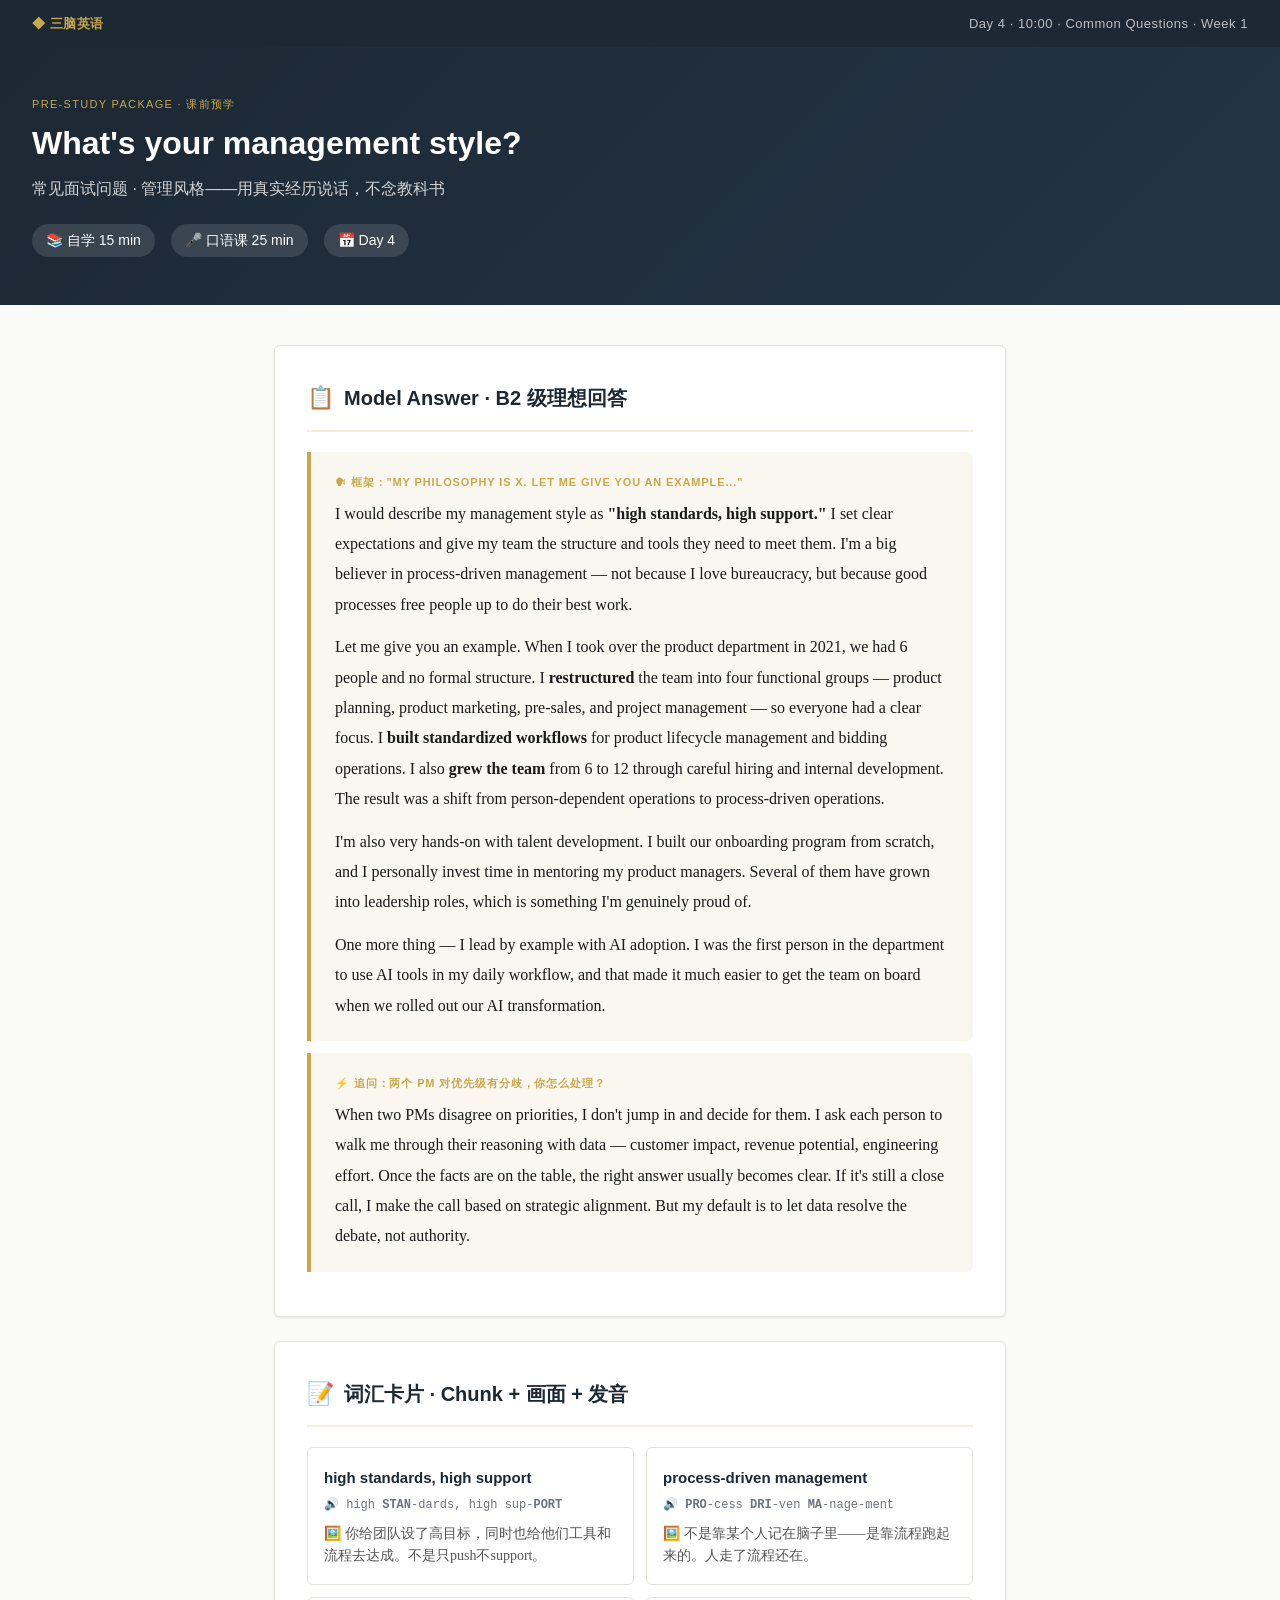
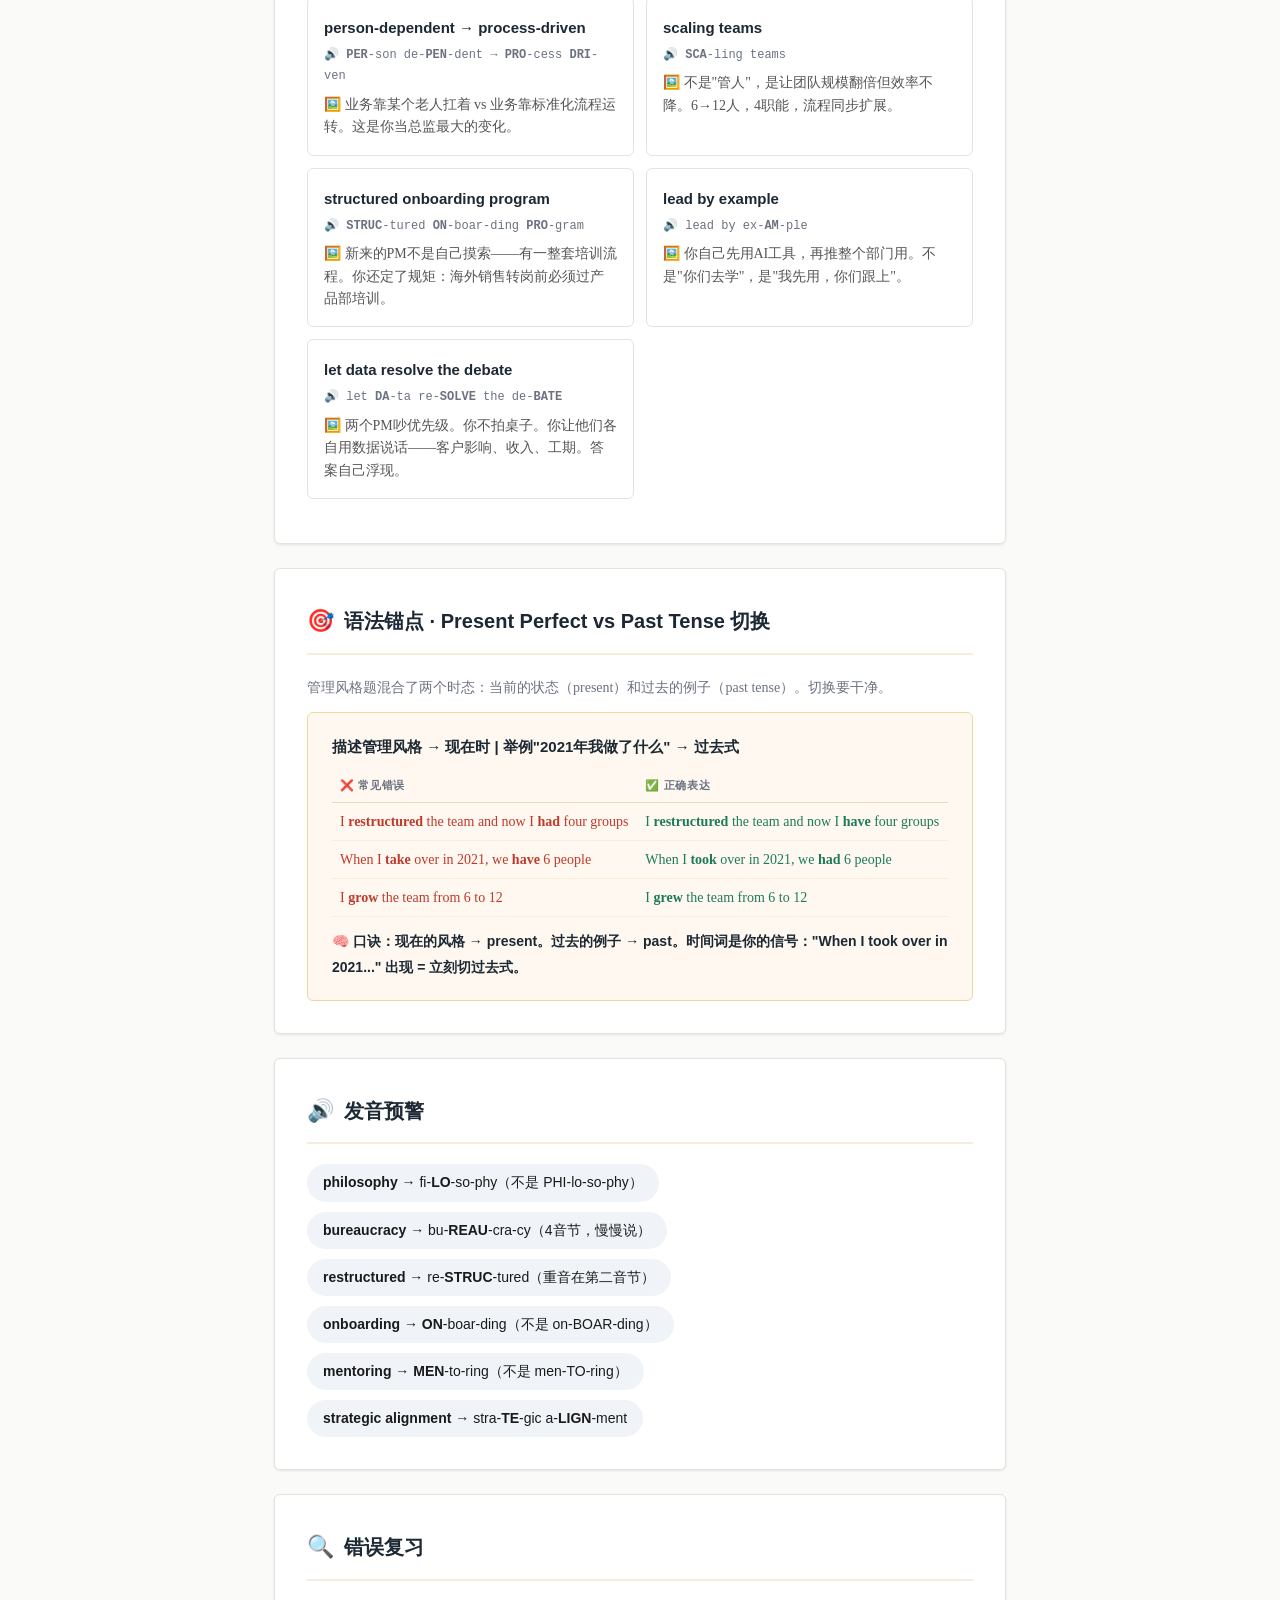
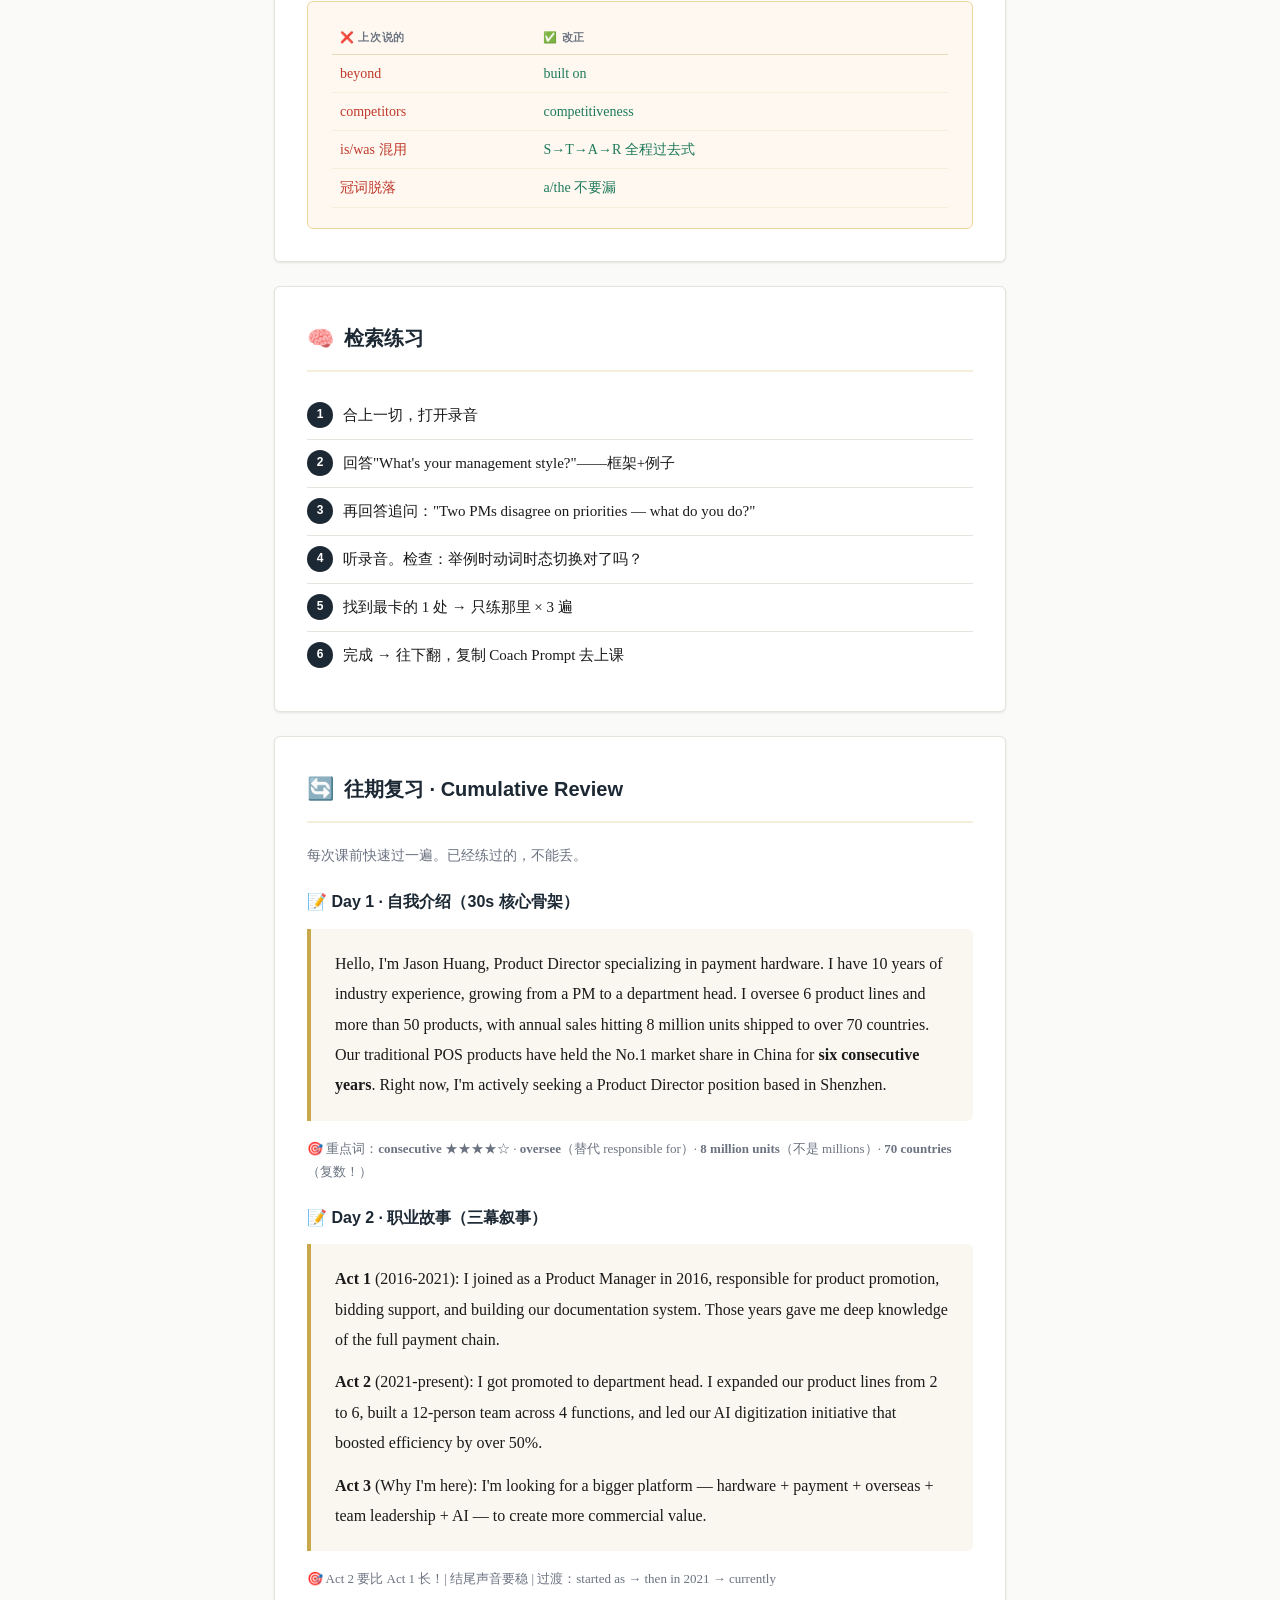
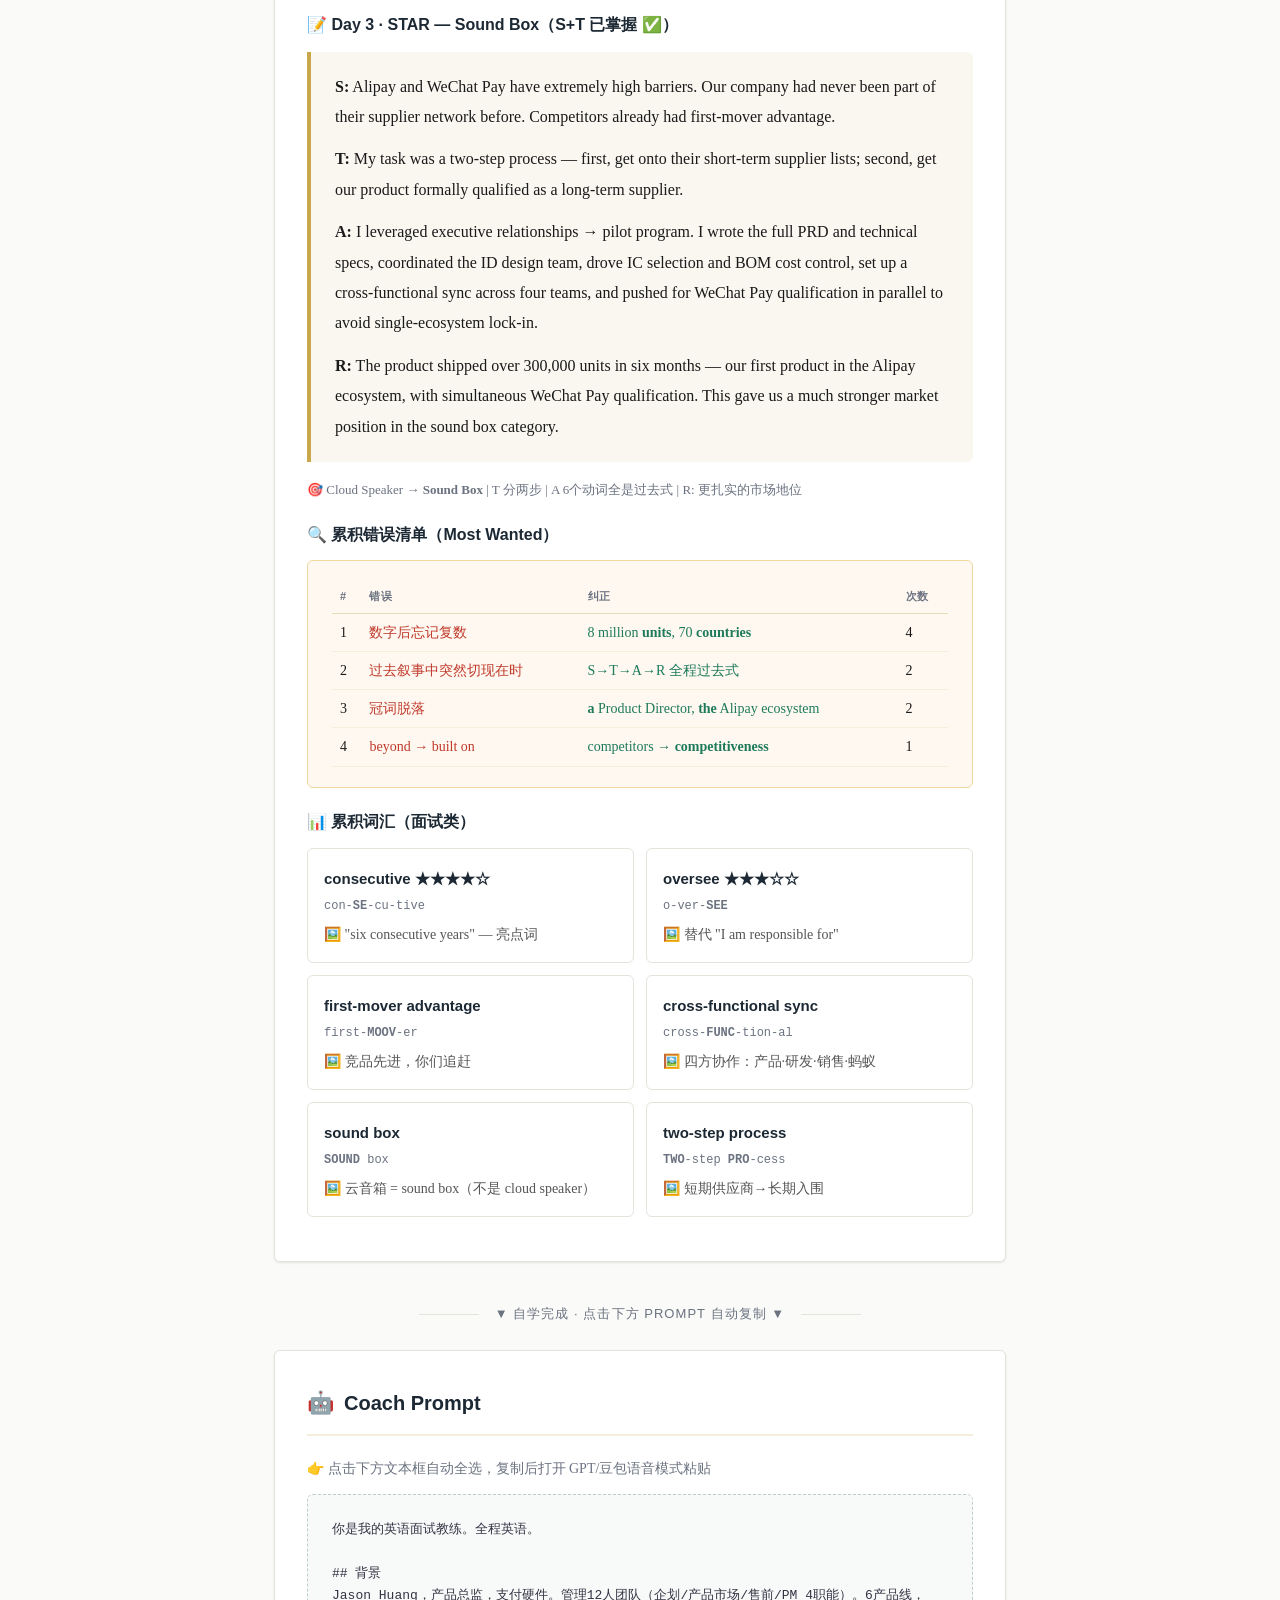
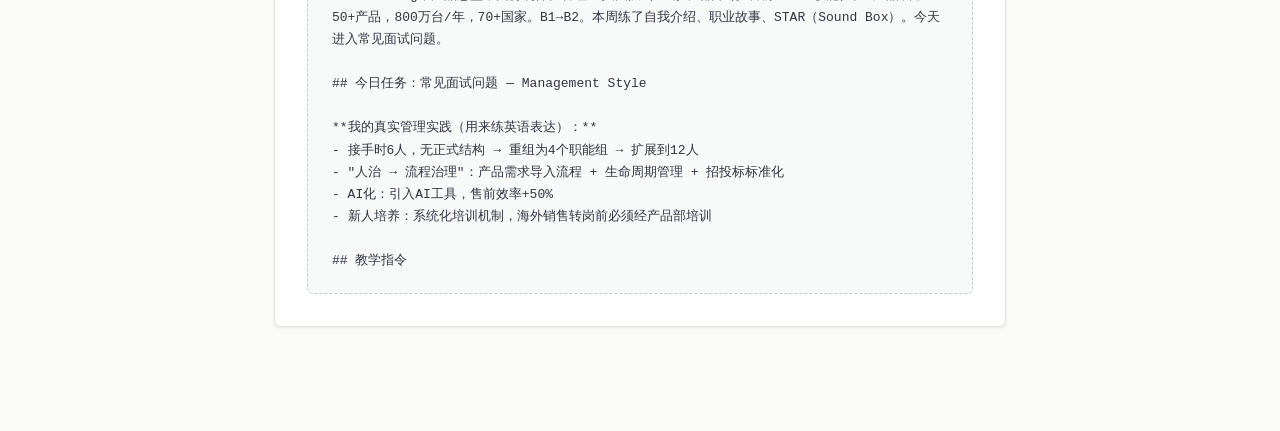
<file: day4/1000.html>
<!DOCTYPE html>
<html lang="zh-CN">
<head>
<meta charset="UTF-8">
<meta name="viewport" content="width=device-width, initial-scale=1.0">
<title>Management Style · Day 4 · 10:00</title>
<link rel="stylesheet" href="../css/style.css">
</head>
<body>

<header class="topbar">
  <span class="brand">◆ 三脑英语</span>
  <span class="meta">Day 4 · 10:00 · Common Questions · Week 1</span>
</header>

<div class="hero">
  <div class="eyebrow">Pre-Study Package · 课前预学</div>
  <h1>What's your management style?</h1>
  <div class="subtitle">常见面试问题 · 管理风格——用真实经历说话，不念教科书</div>
  <div class="time-block">
    <span class="pill">📚 自学 15 min</span>
    <span class="pill">🎤 口语课 25 min</span>
    <span class="pill">📅 Day 4</span>
  </div>
</div>

<div class="container">

<!-- Model Answer -->
<div class="section">
  <h2><span class="icon">📋</span> Model Answer · B2 级理想回答</h2>

  <div class="model-answer">
    <div class="qa-label">🗣 框架："My philosophy is X. Let me give you an example..."</div>
    <p>I would describe my management style as <strong>"high standards, high support."</strong> I set clear expectations and give my team the structure and tools they need to meet them. I'm a big believer in process-driven management — not because I love bureaucracy, but because good processes free people up to do their best work.</p>
    <p>Let me give you an example. When I took over the product department in 2021, we had 6 people and no formal structure. I <strong>restructured</strong> the team into four functional groups — product planning, product marketing, pre-sales, and project management — so everyone had a clear focus. I <strong>built standardized workflows</strong> for product lifecycle management and bidding operations. I also <strong>grew the team</strong> from 6 to 12 through careful hiring and internal development. The result was a shift from person-dependent operations to process-driven operations.</p>
    <p>I'm also very hands-on with talent development. I built our onboarding program from scratch, and I personally invest time in mentoring my product managers. Several of them have grown into leadership roles, which is something I'm genuinely proud of.</p>
    <p>One more thing — I lead by example with AI adoption. I was the first person in the department to use AI tools in my daily workflow, and that made it much easier to get the team on board when we rolled out our AI transformation.</p>
  </div>

  <div class="model-answer">
    <div class="qa-label">⚡ 追问：两个 PM 对优先级有分歧，你怎么处理？</div>
    <p>When two PMs disagree on priorities, I don't jump in and decide for them. I ask each person to walk me through their reasoning with data — customer impact, revenue potential, engineering effort. Once the facts are on the table, the right answer usually becomes clear. If it's still a close call, I make the call based on strategic alignment. But my default is to let data resolve the debate, not authority.</p>
  </div>
</div>

<!-- Vocabulary Cards -->
<div class="section">
  <h2><span class="icon">📝</span> 词汇卡片 · Chunk + 画面 + 发音</h2>

  <div class="vocab-grid">
    <div class="vocab-card">
      <div class="chunk">high standards, high support</div>
      <div class="pron">🔊 high <strong>STAN</strong>-dards, high sup-<strong>PORT</strong></div>
      <div class="scene">你给团队设了高目标，同时也给他们工具和流程去达成。不是只push不support。</div>
    </div>

    <div class="vocab-card">
      <div class="chunk">process-driven management</div>
      <div class="pron">🔊 <strong>PRO</strong>-cess <strong>DRI</strong>-ven <strong>MA</strong>-nage-ment</div>
      <div class="scene">不是靠某个人记在脑子里——是靠流程跑起来的。人走了流程还在。</div>
    </div>

    <div class="vocab-card">
      <div class="chunk">person-dependent → process-driven</div>
      <div class="pron">🔊 <strong>PER</strong>-son de-<strong>PEN</strong>-dent → <strong>PRO</strong>-cess <strong>DRI</strong>-ven</div>
      <div class="scene">业务靠某个老人扛着 vs 业务靠标准化流程运转。这是你当总监最大的变化。</div>
    </div>

    <div class="vocab-card">
      <div class="chunk">scaling teams</div>
      <div class="pron">🔊 <strong>SCA</strong>-ling teams</div>
      <div class="scene">不是"管人"，是让团队规模翻倍但效率不降。6→12人，4职能，流程同步扩展。</div>
    </div>

    <div class="vocab-card">
      <div class="chunk">structured onboarding program</div>
      <div class="pron">🔊 <strong>STRUC</strong>-tured <strong>ON</strong>-boar-ding <strong>PRO</strong>-gram</div>
      <div class="scene">新来的PM不是自己摸索——有一整套培训流程。你还定了规矩：海外销售转岗前必须过产品部培训。</div>
    </div>

    <div class="vocab-card">
      <div class="chunk">lead by example</div>
      <div class="pron">🔊 lead by ex-<strong>AM</strong>-ple</div>
      <div class="scene">你自己先用AI工具，再推整个部门用。不是"你们去学"，是"我先用，你们跟上"。</div>
    </div>

    <div class="vocab-card">
      <div class="chunk">let data resolve the debate</div>
      <div class="pron">🔊 let <strong>DA</strong>-ta re-<strong>SOLVE</strong> the de-<strong>BATE</strong></div>
      <div class="scene">两个PM吵优先级。你不拍桌子。你让他们各自用数据说话——客户影响、收入、工期。答案自己浮现。</div>
    </div>
  </div>
</div>

<!-- Grammar Anchor -->
<div class="section">
  <h2><span class="icon">🎯</span> 语法锚点 · Present Perfect vs Past Tense 切换</h2>
  <p style="font-size:14px;color:var(--muted);margin-bottom:12px;">管理风格题混合了两个时态：当前的状态（present）和过去的例子（past tense）。切换要干净。</p>

  <div class="grammar-box">
    <div class="rule">描述管理风格 → 现在时 | 举例"2021年我做了什么" → 过去式</div>
    <table>
      <tr><th>❌ 常见错误</th><th>✅ 正确表达</th></tr>
      <tr>
        <td class="wrong">I <strong>restructured</strong> the team and now I <strong>had</strong> four groups</td>
        <td class="right">I <strong>restructured</strong> the team and now I <strong>have</strong> four groups</td>
      </tr>
      <tr>
        <td class="wrong">When I <strong>take</strong> over in 2021, we <strong>have</strong> 6 people</td>
        <td class="right">When I <strong>took</strong> over in 2021, we <strong>had</strong> 6 people</td>
      </tr>
      <tr>
        <td class="wrong">I <strong>grow</strong> the team from 6 to 12</td>
        <td class="right">I <strong>grew</strong> the team from 6 to 12</td>
      </tr>
    </table>
    <div class="mnemonic">现在的风格 → present。过去的例子 → past。时间词是你的信号："When I took over in 2021..." 出现 = 立刻切过去式。</div>
  </div>
</div>

<!-- Pronunciation -->
<div class="section">
  <h2><span class="icon">🔊</span> 发音预警</h2>
  <div class="pron-alert">
    <div class="pron-item"><strong>philosophy</strong> → fi-<strong>LO</strong>-so-phy（不是 PHI-lo-so-phy）</div>
    <div class="pron-item"><strong>bureaucracy</strong> → bu-<strong>REAU</strong>-cra-cy（4音节，慢慢说）</div>
    <div class="pron-item"><strong>restructured</strong> → re-<strong>STRUC</strong>-tured（重音在第二音节）</div>
    <div class="pron-item"><strong>onboarding</strong> → <strong>ON</strong>-boar-ding（不是 on-BOAR-ding）</div>
    <div class="pron-item"><strong>mentoring</strong> → <strong>MEN</strong>-to-ring（不是 men-TO-ring）</div>
    <div class="pron-item"><strong>strategic alignment</strong> → stra-<strong>TE</strong>-gic a-<strong>LIGN</strong>-ment</div>
  </div>
</div>

<!-- Error Review -->
<div class="section">
  <h2><span class="icon">🔍</span> 错误复习</h2>
  <div class="grammar-box">
    <table>
      <tr><th>❌ 上次说的</th><th>✅ 改正</th></tr>
      <tr><td class="wrong">beyond</td><td class="right">built on</td></tr>
      <tr><td class="wrong">competitors</td><td class="right">competitiveness</td></tr>
      <tr><td class="wrong">is/was 混用</td><td class="right">S→T→A→R 全程过去式</td></tr>
      <tr><td class="wrong">冠词脱落</td><td class="right">a/the 不要漏</td></tr>
    </table>
  </div>
</div>

<!-- Retrieval Practice -->
<div class="section">
  <h2><span class="icon">🧠</span> 检索练习</h2>
  <ol class="checklist">
    <li>合上一切，打开录音</li>
    <li>回答"What's your management style?"——框架+例子</li>
    <li>再回答追问："Two PMs disagree on priorities — what do you do?"</li>
    <li>听录音。检查：举例时动词时态切换对了吗？</li>
    <li>找到最卡的 1 处 → 只练那里 × 3 遍</li>
    <li>完成 → 往下翻，复制 Coach Prompt 去上课</li>
  </ol>
</div>

<!-- Cumulative Review -->
<div class="section">
  <h2><span class="icon">🔄</span> 往期复习 · Cumulative Review</h2>
  <p style="font-size:14px;color:var(--muted);margin-bottom:16px;">每次课前快速过一遍。已经练过的，不能丢。</p>

  <h3>📝 Day 1 · 自我介绍（30s 核心骨架）</h3>
  <div class="model-answer" style="margin-bottom:16px;">
    <p>Hello, I'm Jason Huang, Product Director specializing in payment hardware. I have 10 years of industry experience, growing from a PM to a department head. I oversee 6 product lines and more than 50 products, with annual sales hitting 8 million units shipped to over 70 countries. Our traditional POS products have held the No.1 market share in China for <strong>six consecutive years</strong>. Right now, I'm actively seeking a Product Director position based in Shenzhen.</p>
  </div>
  <p style="font-size:13px;color:var(--muted);margin-bottom:20px;">🎯 重点词：<strong>consecutive</strong> ★★★★☆ · <strong>oversee</strong>（替代 responsible for）· <strong>8 million units</strong>（不是 millions）· <strong>70 countries</strong>（复数！）</p>

  <h3>📝 Day 2 · 职业故事（三幕叙事）</h3>
  <div class="model-answer" style="margin-bottom:16px;">
    <p><strong>Act 1</strong> (2016-2021): I joined as a Product Manager in 2016, responsible for product promotion, bidding support, and building our documentation system. Those years gave me deep knowledge of the full payment chain.</p>
    <p><strong>Act 2</strong> (2021-present): I got promoted to department head. I expanded our product lines from 2 to 6, built a 12-person team across 4 functions, and led our AI digitization initiative that boosted efficiency by over 50%.</p>
    <p><strong>Act 3</strong> (Why I'm here): I'm looking for a bigger platform — hardware + payment + overseas + team leadership + AI — to create more commercial value.</p>
  </div>
  <p style="font-size:13px;color:var(--muted);margin-bottom:20px;">🎯 Act 2 要比 Act 1 长！| 结尾声音要稳 | 过渡：started as → then in 2021 → currently</p>

  <h3>📝 Day 3 · STAR — Sound Box（S+T 已掌握 ✅）</h3>
  <div class="model-answer" style="margin-bottom:16px;">
    <p><strong>S:</strong> Alipay and WeChat Pay have extremely high barriers. Our company had never been part of their supplier network before. Competitors already had first-mover advantage.</p>
    <p><strong>T:</strong> My task was a two-step process — first, get onto their short-term supplier lists; second, get our product formally qualified as a long-term supplier.</p>
    <p><strong>A:</strong> I leveraged executive relationships → pilot program. I wrote the full PRD and technical specs, coordinated the ID design team, drove IC selection and BOM cost control, set up a cross-functional sync across four teams, and pushed for WeChat Pay qualification in parallel to avoid single-ecosystem lock-in.</p>
    <p><strong>R:</strong> The product shipped over 300,000 units in six months — our first product in the Alipay ecosystem, with simultaneous WeChat Pay qualification. This gave us a much stronger market position in the sound box category.</p>
  </div>
  <p style="font-size:13px;color:var(--muted);margin-bottom:20px;">🎯 Cloud Speaker → <strong>Sound Box</strong> | T 分两步 | A 6个动词全是过去式 | R: 更扎实的市场地位</p>

  <h3>🔍 累积错误清单（Most Wanted）</h3>
  <div class="grammar-box">
    <table>
      <tr><th>#</th><th>错误</th><th>纠正</th><th>次数</th></tr>
      <tr><td>1</td><td class="wrong">数字后忘记复数</td><td class="right">8 million <strong>units</strong>, 70 <strong>countries</strong></td><td>4</td></tr>
      <tr><td>2</td><td class="wrong">过去叙事中突然切现在时</td><td class="right">S→T→A→R 全程过去式</td><td>2</td></tr>
      <tr><td>3</td><td class="wrong">冠词脱落</td><td class="right"><strong>a</strong> Product Director, <strong>the</strong> Alipay ecosystem</td><td>2</td></tr>
      <tr><td>4</td><td class="wrong">beyond → built on</td><td class="right">competitors → <strong>competitiveness</strong></td><td>1</td></tr>
    </table>
  </div>

  <h3 style="margin-top:20px;">📊 累积词汇（面试类）</h3>
  <div class="vocab-grid" style="margin-top:12px;">
    <div class="vocab-card">
      <div class="chunk">consecutive ★★★★☆</div>
      <div class="pron">con-<strong>SE</strong>-cu-tive</div>
      <div class="scene">"six consecutive years" — 亮点词</div>
    </div>
    <div class="vocab-card">
      <div class="chunk">oversee ★★★☆☆</div>
      <div class="pron">o-ver-<strong>SEE</strong></div>
      <div class="scene">替代 "I am responsible for"</div>
    </div>
    <div class="vocab-card">
      <div class="chunk">first-mover advantage</div>
      <div class="pron">first-<strong>MOOV</strong>-er</div>
      <div class="scene">竞品先进，你们追赶</div>
    </div>
    <div class="vocab-card">
      <div class="chunk">cross-functional sync</div>
      <div class="pron">cross-<strong>FUNC</strong>-tion-al</div>
      <div class="scene">四方协作：产品·研发·销售·蚂蚁</div>
    </div>
    <div class="vocab-card">
      <div class="chunk">sound box</div>
      <div class="pron"><strong>SOUND</strong> box</div>
      <div class="scene">云音箱 = sound box（不是 cloud speaker）</div>
    </div>
    <div class="vocab-card">
      <div class="chunk">two-step process</div>
      <div class="pron"><strong>TWO</strong>-step <strong>PRO</strong>-cess</div>
      <div class="scene">短期供应商→长期入围</div>
    </div>
  </div>
</div>

<!-- Coach Prompt -->
<div class="coach-divider">▼ 自学完成 · 点击下方 Prompt 自动复制 ▼</div>

<div class="section">
  <h2><span class="icon">🤖</span> Coach Prompt</h2>
  <p style="font-size:14px;color:var(--muted);margin-bottom:12px;">👉 点击下方文本框自动全选，复制后打开 GPT/豆包语音模式粘贴</p>
  <div class="coach-prompt" id="prompt">你是我的英语面试教练。全程英语。

## 背景
Jason Huang，产品总监，支付硬件。管理12人团队（企划/产品市场/售前/PM 4职能）。6产品线，50+产品，800万台/年，70+国家。B1→B2。本周练了自我介绍、职业故事、STAR（Sound Box）。今天进入常见面试问题。

## 今日任务：常见面试问题 — Management Style

**我的真实管理实践（用来练英语表达）：**
- 接手时6人，无正式结构 → 重组为4个职能组 → 扩展到12人
- "人治 → 流程治理"：产品需求导入流程 + 生命周期管理 + 招投标标准化
- AI化：引入AI工具，售前效率+50%
- 新人培养：系统化培训机制，海外销售转岗前必须经产品部培训

## 教学指令

### Phase 1: Try It Cold (3 min)
问我："What's your management style?"
听我完整回答。不要打断。评估：
- 我是在讲管理教科书，还是用具体例子在说话？
- 有没有提到真实数字（6→12人，4职能，50%效率提升）？
- 动词时态切换对不对？（现在的风格 = present，过去的例子 = past）

### Phase 2: Polish the Framework (8 min)
帮我建立回答框架：
- 开头句式："I would describe my management style as..."
- 举例过渡："Let me give you an example. When I took over in 2021..."
- 升级词汇：
  - "I manage people" → "I built and scaled a team"
  - "I make processes" → "I systematized workflows"
  - "I train new people" → "I built a structured onboarding program"
  - "I like AI" → "I lead by example with AI adoption"
- 练 2-3 遍，每遍聚焦一个改进点

### Phase 3: Follow-Up — Conflict Handling (8 min)
追问："What do you do when two PMs disagree on priorities?"
- 先让我即兴回答——这题没有准备过！
- 帮我打磨回答结构：don't jump in → ask for data → let facts decide → tie-break on strategy
- 关键表达：
  - "I don't jump in and decide for them"
  - "I ask each person to walk me through their reasoning with data"
  - "I let data resolve the debate, not authority"
- 练 2 遍

### Phase 4: Quick-Fire (4 min)
再加两道短追问，每题准备 30 秒，回答 30-45 秒：
1. "How do you motivate a team member who's underperforming?"
2. "What's the hardest management decision you've had to make?"

### Phase 5: Wrap-Up (2 min)
- 管理风格回答有框架了吗？有具体例子吗？
- 追问环节的即兴能力怎么样？
- 最需要改进的 1 个点是什么？

## 课后评价
===EVAL_START===
COMPLETION: {百分比}%
DURATION: {分钟}min

NEW_WORDS:
- {单词/短语} | {★★☆☆☆~★★★☆☆} | "{语境}"
- {没有就写"无"}

GRAMMAR:
- present_past_switch | {分数}% (was 90%) | {↗/→/↘} | "{管理风格题中现在→过去的时态切换是否正确}"

SPEAKING:
- fluency | {分数}% (was 70%) | {+/−变化} | "{说明}"
- accuracy | {分数}% (was 80%) | {+/−变化} | "{说明}"

INTERVIEW:
- management_style | {分数}% (was 30%) | "{有框架了吗？有具体例子吗？词汇够总监级吗？}"
- conflict_handling | {分数}% (was 20%) | "{追问即兴回答质量——结构？数据驱动？}"
- impromptu_response | {分数}% (was 20%) | "{Phase 4短追问表现}"

COACH_NOTES:
{3-5句话。管理风格的框架+例子完成度。追问的即兴能力。今天最大的进步。}

对Planner建议: {一句话——继续常见问题还是回到STAR A+R？}
===EVAL_END===</div>
</div>

</div>

<script>
const p=document.getElementById('prompt');p.addEventListener('click',function(){const r=document.createRange();r.selectNodeContents(this);window.getSelection().removeAllRanges();window.getSelection().addRange(r);navigator.clipboard.writeText(this.textContent).then(()=>{const o=this.style.background;this.style.background='#e8f5e9';this.style.borderColor='#1e7a5a';setTimeout(()=>{this.style.background=o;this.style.borderColor='#c0cdc4'},900)})});
</script>
</body>
</html>
</file>
<file: css/style.css>
/*
 * English Pre-Study · 财经风格
 * Clean, authoritative, card-based layout
 */

:root {
  --ink: #1a1a1a;
  --paper: #fafaf8;
  --card: #ffffff;
  --accent: #c9a84c;
  --accent-dim: #f5eed8;
  --navy: #1c2833;
  --muted: #6b7280;
  --border: #e5e3dc;
  --red: #c0392b;
  --green: #1e7a5a;
  --amber: #d4a017;
  --radius: 6px;
  --shadow: 0 1px 3px rgba(0,0,0,0.06), 0 1px 2px rgba(0,0,0,0.04);
  --shadow-lg: 0 4px 16px rgba(0,0,0,0.08);
  --font-body: "Noto Serif SC", "Source Han Serif SC", Georgia, "Times New Roman", serif;
  --font-heading: "Noto Sans SC", "Source Han Sans SC", -apple-system, BlinkMacSystemFont, "Segoe UI", sans-serif;
  --font-mono: "JetBrains Mono", "SF Mono", Consolas, monospace;
}

* { margin: 0; padding: 0; box-sizing: border-box; }

body {
  font-family: var(--font-body);
  font-size: 17px;
  line-height: 1.8;
  color: var(--ink);
  background: var(--paper);
  -webkit-font-smoothing: antialiased;
}

/* ── Top Bar ── */
.topbar {
  background: var(--navy);
  color: #fff;
  padding: 12px 32px;
  display: flex;
  align-items: center;
  justify-content: space-between;
  font-family: var(--font-heading);
  font-size: 13px;
  letter-spacing: 0.04em;
}
.topbar .brand { font-weight: 700; color: var(--accent); }
.topbar .meta { opacity: 0.7; }

/* ── Hero ── */
.hero {
  background: linear-gradient(135deg, var(--navy) 0%, #243447 100%);
  color: #fff;
  padding: 48px 32px;
}
.hero .eyebrow {
  font-family: var(--font-heading);
  font-size: 11px;
  text-transform: uppercase;
  letter-spacing: 0.12em;
  color: var(--accent);
  margin-bottom: 8px;
}
.hero h1 {
  font-family: var(--font-heading);
  font-size: 32px;
  font-weight: 800;
  line-height: 1.25;
  margin-bottom: 12px;
}
.hero .subtitle {
  font-size: 16px;
  opacity: 0.8;
  font-family: var(--font-heading);
  font-weight: 400;
}
.hero .time-block {
  margin-top: 20px;
  display: flex;
  gap: 16px;
  font-family: var(--font-heading);
  font-size: 14px;
}
.hero .time-block .pill {
  background: rgba(255,255,255,0.12);
  padding: 4px 14px;
  border-radius: 20px;
}

/* ── Layout ── */
.container {
  max-width: 780px;
  margin: 0 auto;
  padding: 40px 24px 80px;
}

/* ── Section Cards ── */
.section {
  background: var(--card);
  border: 1px solid var(--border);
  border-radius: var(--radius);
  padding: 32px;
  margin-bottom: 24px;
  box-shadow: var(--shadow);
}
.section h2 {
  font-family: var(--font-heading);
  font-size: 20px;
  font-weight: 700;
  color: var(--navy);
  margin-bottom: 20px;
  padding-bottom: 12px;
  border-bottom: 2px solid var(--accent-dim);
  display: flex;
  align-items: center;
  gap: 10px;
}
.section h2 .icon { font-size: 22px; }
.section h3 {
  font-family: var(--font-heading);
  font-size: 16px;
  font-weight: 700;
  color: var(--navy);
  margin: 20px 0 10px;
}

/* ── Model Answer Block ── */
.model-answer {
  background: #f9f7f0;
  border-left: 4px solid var(--accent);
  padding: 20px 24px;
  border-radius: 0 var(--radius) var(--radius) 0;
  margin: 12px 0;
  font-size: 16px;
  line-height: 1.9;
  position: relative;
}
.model-answer .qa-label {
  font-family: var(--font-heading);
  font-size: 11px;
  text-transform: uppercase;
  letter-spacing: 0.08em;
  color: var(--accent);
  font-weight: 700;
  margin-bottom: 6px;
  display: flex;
  align-items: center;
  gap: 8px;
}
.model-answer p { margin-bottom: 12px; }
.model-answer p:last-child { margin-bottom: 0; }

/* ── TTS Play Button ── */
.tts-btn {
  display: inline-flex;
  align-items: center;
  justify-content: center;
  width: 22px;
  height: 22px;
  border-radius: 50%;
  border: 1.2px solid var(--accent);
  background: var(--card);
  color: var(--accent);
  cursor: pointer;
  font-size: 11px;
  flex-shrink: 0;
  transition: all 0.15s;
  margin-right: 4px;
  vertical-align: middle;
}
.tts-btn:hover { background: var(--accent-dim); }
.tts-btn.playing {
  background: var(--accent);
  color: #fff;
}

/* ── Vocab Cards ── */
.vocab-grid {
  display: grid;
  grid-template-columns: 1fr 1fr;
  gap: 12px;
  margin: 12px 0;
}
.vocab-card {
  background: var(--card);
  border: 1px solid var(--border);
  border-radius: var(--radius);
  padding: 16px;
  transition: box-shadow 0.2s;
}
.vocab-card:hover { box-shadow: var(--shadow-lg); }
.vocab-card .chunk {
  font-family: var(--font-heading);
  font-weight: 700;
  font-size: 15px;
  color: var(--navy);
  margin-bottom: 4px;
}
.vocab-card .pron {
  font-family: var(--font-mono);
  font-size: 12px;
  color: var(--muted);
  margin-bottom: 6px;
}
.vocab-card .scene {
  font-size: 14px;
  color: #555;
  line-height: 1.6;
}
.vocab-card .scene::before { content: "🖼️ "; }

/* ── Grammar Anchor ── */
.grammar-box {
  background: #fef8f0;
  border: 1px solid #f0d89c;
  border-radius: var(--radius);
  padding: 20px 24px;
}
.grammar-box .rule {
  font-family: var(--font-heading);
  font-weight: 700;
  font-size: 15px;
  color: var(--navy);
  margin-bottom: 10px;
}
.grammar-box table {
  width: 100%;
  border-collapse: collapse;
  font-size: 14px;
}
.grammar-box th {
  text-align: left;
  font-family: var(--font-heading);
  font-size: 11px;
  text-transform: uppercase;
  letter-spacing: 0.06em;
  color: var(--muted);
  padding: 6px 8px;
  border-bottom: 1px solid #e8dbb8;
}
.grammar-box td {
  padding: 6px 8px;
  border-bottom: 1px solid #f5eed8;
  vertical-align: top;
}
.grammar-box .wrong { color: var(--red); }
.grammar-box .right { color: var(--green); }
.grammar-box .mnemonic {
  margin-top: 12px;
  font-size: 14px;
  font-family: var(--font-heading);
  font-weight: 600;
  color: var(--navy);
}
.grammar-box .mnemonic::before { content: "🧠 口诀："; }

/* ── Pronunciation Alert ── */
.pron-alert {
  display: flex;
  flex-wrap: wrap;
  gap: 10px;
}
.pron-item {
  background: #f0f4f8;
  border-radius: 20px;
  padding: 6px 16px;
  font-size: 14px;
  font-family: var(--font-heading);
}
.pron-item .wrong-pron { text-decoration: line-through; color: var(--muted); margin-right: 4px; }
.pron-item .right-pron { font-weight: 700; color: var(--green); }

/* ── Checklist ── */
.checklist {
  list-style: none;
  counter-reset: step;
}
.checklist li {
  counter-increment: step;
  padding: 10px 0 10px 36px;
  position: relative;
  font-size: 15px;
  border-bottom: 1px solid var(--border);
}
.checklist li:last-child { border-bottom: none; }
.checklist li::before {
  content: counter(step);
  position: absolute;
  left: 0;
  top: 10px;
  width: 26px;
  height: 26px;
  background: var(--navy);
  color: #fff;
  font-family: var(--font-heading);
  font-size: 12px;
  font-weight: 700;
  border-radius: 50%;
  display: flex;
  align-items: center;
  justify-content: center;
}
.checklist li.done::before { background: var(--green); content: "✓"; }

/* ── Divider ── */
.coach-divider {
  margin: 40px 0 24px;
  text-align: center;
  font-family: var(--font-heading);
  font-size: 13px;
  letter-spacing: 0.08em;
  color: var(--muted);
  text-transform: uppercase;
}
.coach-divider::before,
.coach-divider::after {
  content: "";
  display: inline-block;
  width: 60px;
  height: 1px;
  background: var(--border);
  vertical-align: middle;
  margin: 0 16px;
}

/* ── Coach Prompt Block ── */
.coach-prompt {
  background: #f8faf9;
  border: 1px dashed #c0cdc4;
  border-radius: var(--radius);
  padding: 24px;
  font-family: var(--font-mono);
  font-size: 13px;
  line-height: 1.7;
  white-space: pre-wrap;
  color: #334;
  max-height: 400px;
  overflow-y: auto;
}

/* ── Buttons ── */
.btn {
  display: inline-block;
  background: var(--navy);
  color: #fff;
  font-family: var(--font-heading);
  font-size: 14px;
  font-weight: 600;
  padding: 10px 24px;
  border-radius: var(--radius);
  text-decoration: none;
  cursor: pointer;
  border: none;
  transition: background 0.2s;
}
.btn:hover { background: #2c3e50; }
.btn-copy { background: var(--accent); color: var(--navy); }
.btn-copy:hover { background: #dbb950; }

/* ── Responsive ── */
@media (max-width: 600px) {
  .hero { padding: 32px 20px; }
  .hero h1 { font-size: 24px; }
  .container { padding: 20px 16px 60px; }
  .section { padding: 20px; }
  .vocab-grid { grid-template-columns: 1fr; }
  .topbar { padding: 10px 16px; font-size: 11px; }
}

/* Print */
@media print {
  body { background: #fff; }
  .section { box-shadow: none; border: 1px solid #ddd; break-inside: avoid; }
  .topbar, .hero { background: #fff; color: #000; }
  .hero h1 { color: #000; }
  .coach-prompt { font-size: 11px; }
}
</file>
